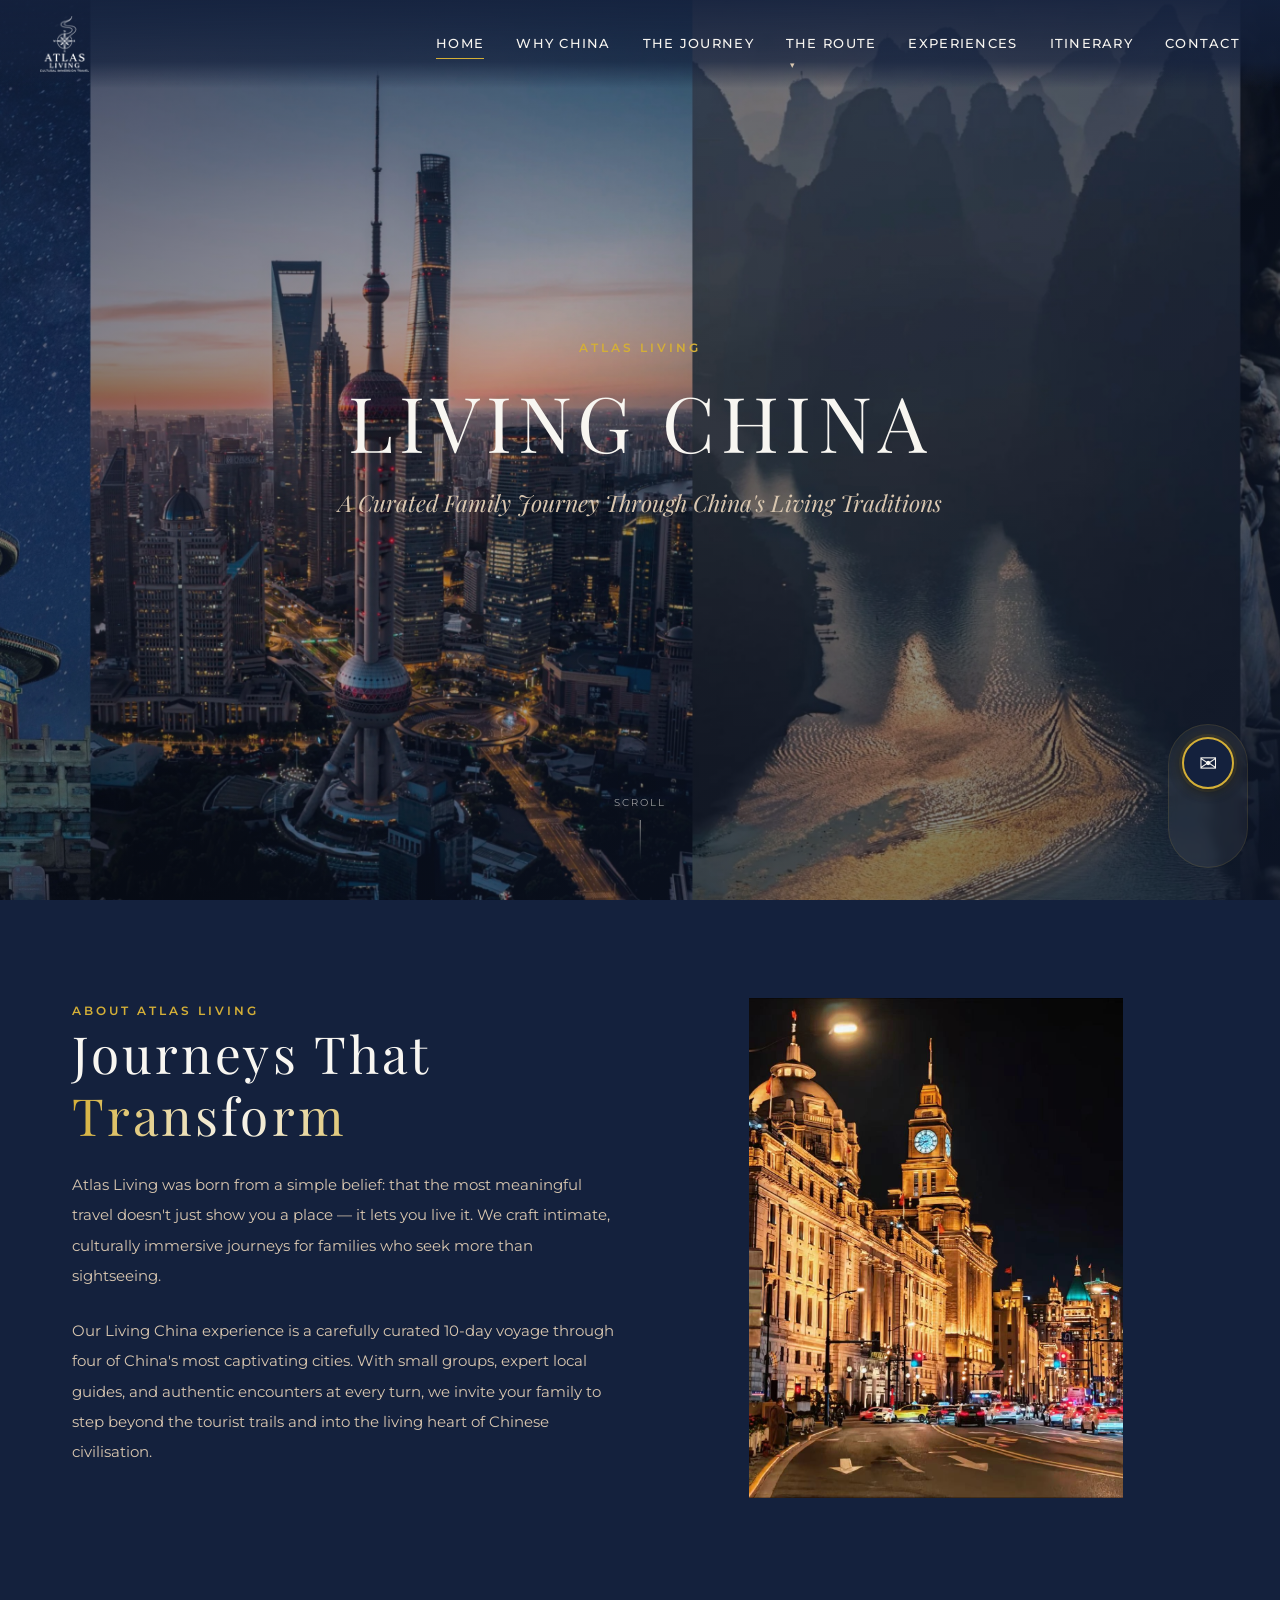
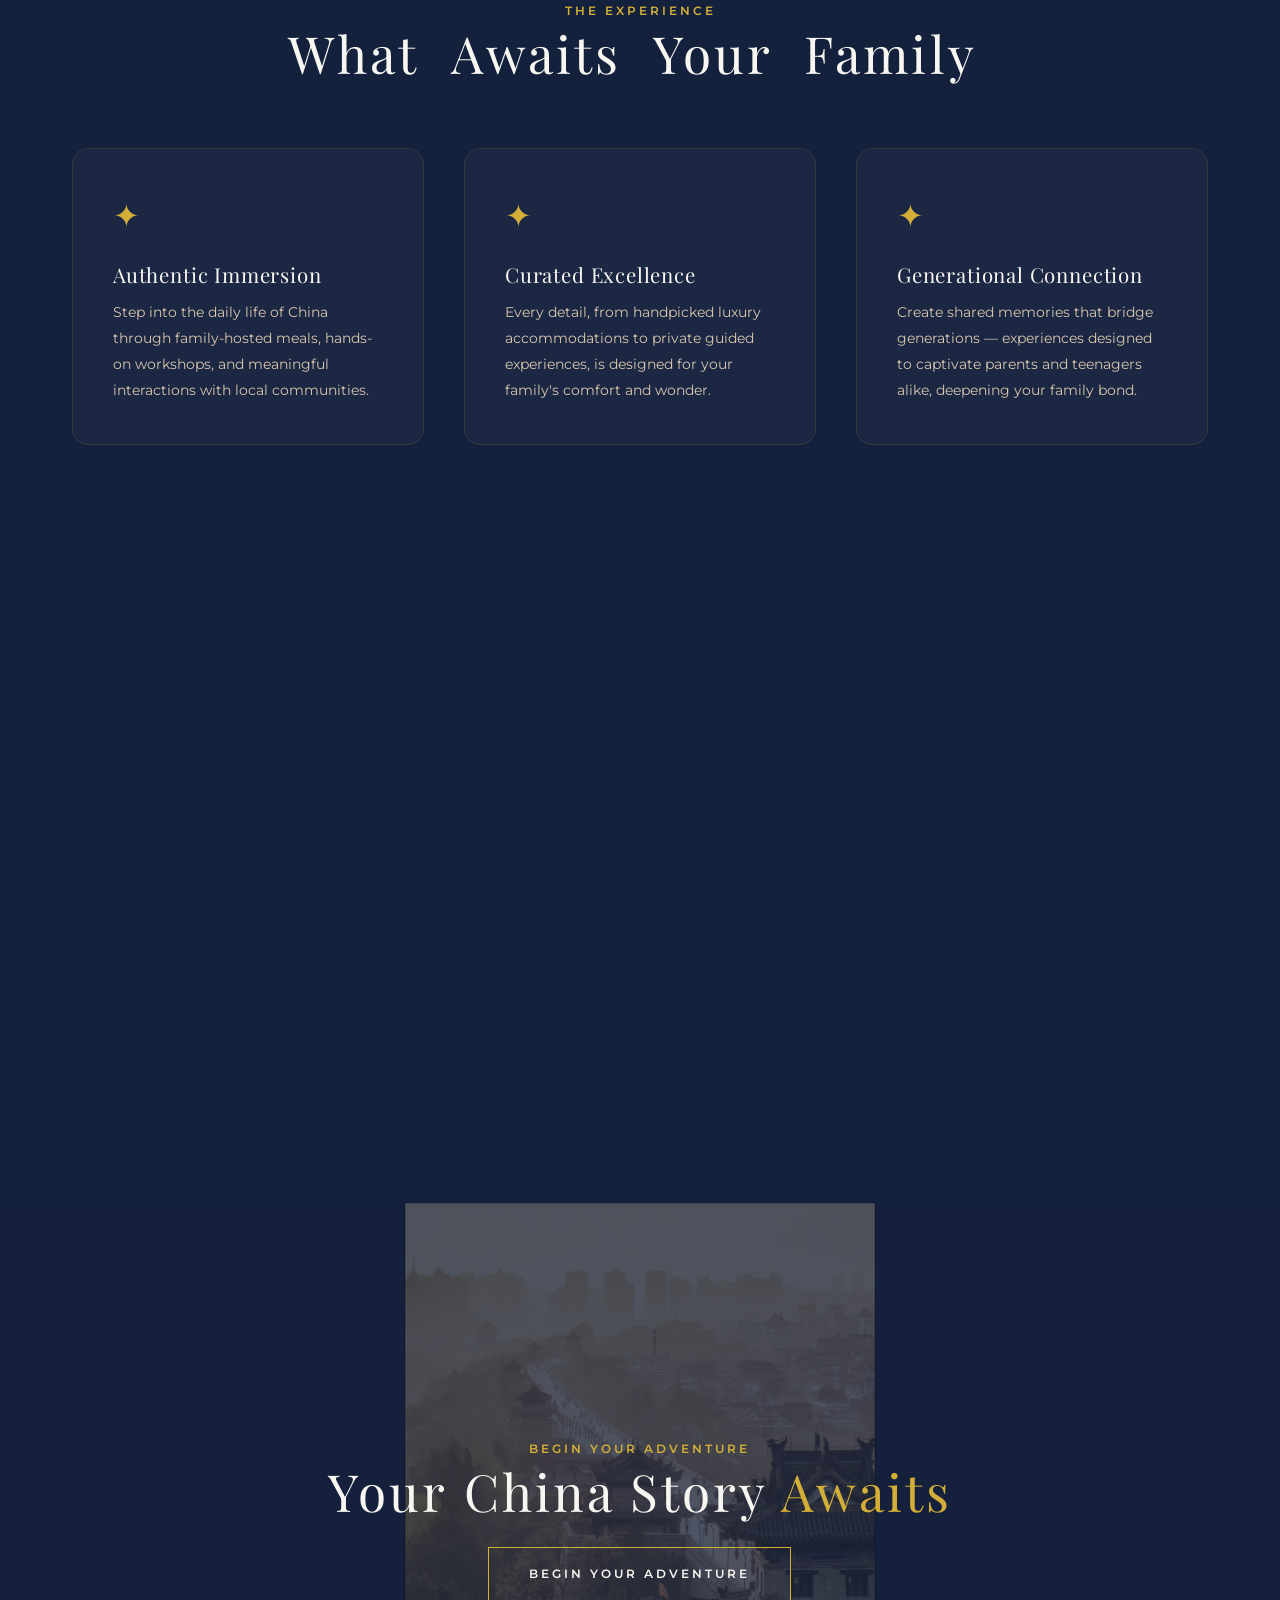
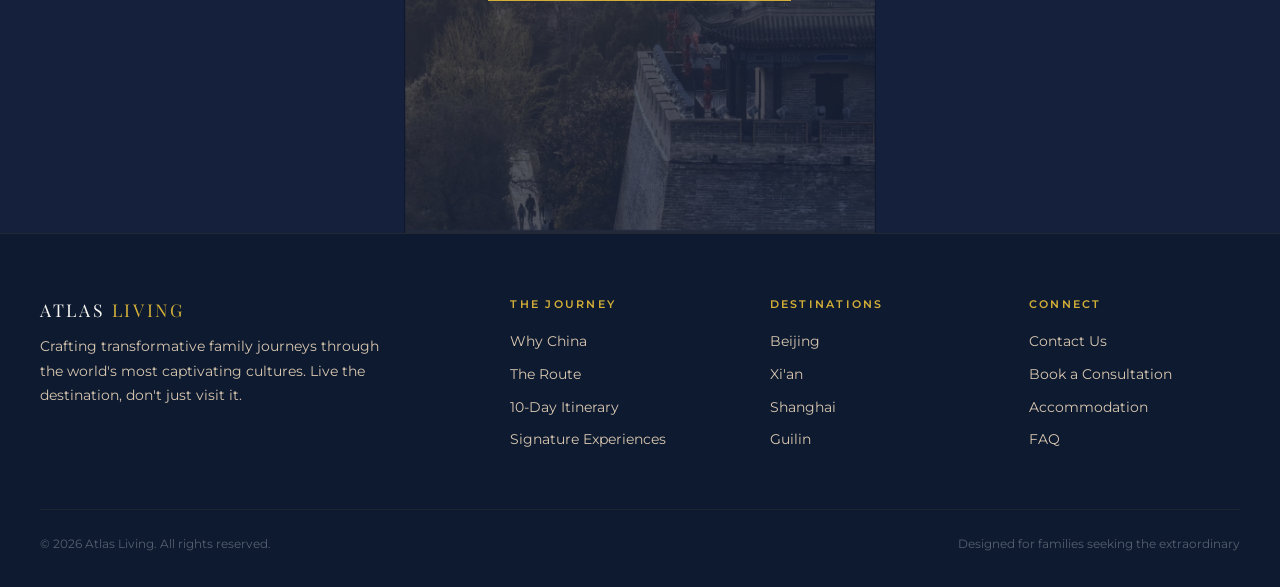
<file: index.html>
<!DOCTYPE html>
<html lang="en">
<head>
  <meta charset="UTF-8">
  <meta name="viewport" content="width=device-width, initial-scale=1.0">
  <title>ATLAS LIVING — Living China | A Curated Family Journey</title>
  <meta name="description" content="A Curated Family Journey Through China's Living Traditions. Experience the authentic soul of China with Atlas Living.">
  <link rel="preconnect" href="https://fonts.googleapis.com">
  <link rel="preconnect" href="https://fonts.gstatic.com" crossorigin>
  <link href="https://fonts.googleapis.com/css2?family=Playfair+Display:ital,wght@0,400;0,500;0,600;1,400;1,500&family=Montserrat:wght@300;400;500;600;700&display=swap" rel="stylesheet">
  <link rel="stylesheet" href="css/style.css?v=2">
</head>
<body>

  <!-- ========== HEADER ========== -->
  <header class="site-header">
    <a href="index.html" class="logo">
      <img src="images/LOGO_white.png" alt="ATLAS LIVING" class="logo-img">
    </a>
    <nav class="nav-links">
      <a href="index.html">Home</a>
      <a href="why-china.html">Why China</a>
      <a href="why-this-journey.html">The Journey</a>
      <div class="nav-dropdown">
      <a href="route.html">The Route</a>
      <div class="nav-dropdown-menu">
        <a href="beijing.html">Beijing</a>
        <a href="xian.html">Xi'an</a>
        <a href="shanghai.html">Shanghai</a>
        <a href="guilin.html">Guilin</a>
      </div>
    </div>
      <a href="experiences.html">Experiences</a>
      <a href="itinerary.html">Itinerary</a>
      <a href="contact.html">Contact</a>
    </nav>
    <div class="hamburger">
      <span></span>
      <span></span>
      <span></span>
    </div>
  </header>

  <!-- ========== MOBILE MENU ========== -->
  <div class="mobile-menu">
    <a href="index.html" class="mobile-logo">
      <img src="images/LOGO_white.png" alt="ATLAS LIVING">
    </a>
    <div class="mobile-menu-links">
    <a href="index.html">Home</a>
    <a href="why-china.html">Why China</a>
    <a href="why-this-journey.html">The Journey</a>
    <a href="route.html">The Route</a>
    <a href="beijing.html">Beijing</a>
    <a href="xian.html">Xi'an</a>
    <a href="shanghai.html">Shanghai</a>
    <a href="guilin.html">Guilin</a>
    <a href="experiences.html">Experiences</a>
    <a href="accommodation.html">Accommodation</a>
    <a href="itinerary.html">Itinerary</a>
    <a href="contact.html">Contact</a>
    </div>
  </div>

  <!-- ========== HERO ========== -->
  <section class="hero">
    <video autoplay muted loop playsinline class="hero-image" poster="images/four.jpg">
      <source src="images/hero_bg_compressed.mp4" type="video/mp4">
    </video>
    <div class="hero-overlay"></div>
    <div class="hero-content">
      <div class="section-label">ATLAS LIVING</div>
      <h1>LIVING CHINA</h1>
      <p class="subtitle">A Curated Family Journey Through China's Living Traditions</p>
    </div>
    <div class="scroll-indicator">
      <span>Scroll</span>
      <div class="line"></div>
    </div>
  </section>

  <!-- ========== ABOUT SECTION ========== -->
  <section class="section section-dark">
    <div class="container">
      <div class="grid-2" style="align-items: center;">
        <div class="fade-in">
          <span class="section-label">About Atlas Living</span>
          <h2 style="margin-bottom: 1.5rem;">Journeys That <span class="gold-text shiny-text shiny-text-slow">Transform</span></h2>
          <p style="color: #D9C7B0; font-size: 0.95rem; line-height: 2; margin-bottom: 1.5rem;">
            Atlas Living was born from a simple belief: that the most meaningful travel doesn't just show you a place — it lets you live it. We craft intimate, culturally immersive journeys for families who seek more than sightseeing.
          </p>
          <p style="color: #D9C7B0; font-size: 0.95rem; line-height: 2; margin-bottom: 2rem;">
            Our Living China experience is a carefully curated 10-day voyage through four of China's most captivating cities. With small groups, expert local guides, and authentic encounters at every turn, we invite your family to step beyond the tourist trails and into the living heart of Chinese civilisation.
          </p>
        </div>
        <div class="fade-in">
          <img src="images/%E4%B8%8A%E6%B5%B72.jpg" alt="Family exploring China" style="width: 100%; height: 500px; object-fit: contain; object-position: center;" loading="lazy">
        </div>
      </div>
    </div>
  </section>

  <!-- ========== HIGHLIGHTS ========== -->
  <section class="section section-dark" style="padding-top: 0;">
    <div class="container">
      <div class="section-header fade-in">
        <span class="section-label">The Experience</span>
        <h2 class="blur-text">What Awaits Your <span class="gold-text">Family</span></h2>
      </div>
      <div class="grid-3 stagger-children" style="margin-top: 1rem;">
        <div class="card card-glow card-spotlight">
          <div class="card-icon">✦</div>
          <h3>Authentic Immersion</h3>
          <p>Step into the daily life of China through family-hosted meals, hands-on workshops, and meaningful interactions with local communities.</p>
        </div>
        <div class="card card-glow card-spotlight">
          <div class="card-icon">✦</div>
          <h3>Curated Excellence</h3>
          <p>Every detail, from handpicked luxury accommodations to private guided experiences, is designed for your family's comfort and wonder.</p>
        </div>
        <div class="card card-glow card-spotlight">
          <div class="card-icon">✦</div>
          <h3>Generational Connection</h3>
          <p>Create shared memories that bridge generations — experiences designed to captivate parents and teenagers alike, deepening your family bond.</p>
        </div>
      </div>
    </div>
  </section>

  <section class="section section-dark">
    <div class="container">
      <div class="section-header fade-in">
        <span class="section-label">The Route</span>
        <h2 class="blur-text">Four Cities, One <span class="gold-text">Journey</span></h2>
        <p class="section-subtitle">From imperial grandeur to futuristic skylines, from ancient armies to mist-shrouded peaks — discover China through its most iconic cities.</p>
      </div>
      <div class="grid-4 stagger-children" style="margin-top: 2rem;">
        <a href="beijing.html" class="card card-glow card-spotlight" style="text-align: center; padding: 3rem 1.5rem;">
          <div style="font-size: 2.5rem; color: #D4AF37; margin-bottom: 1rem;">京</div>
          <h3 style="margin-bottom: 0.3rem;">Beijing</h3>
          <p style="font-style: italic; font-size: 0.85rem;">Where China Remembers</p>
        </a>
        <a href="xian.html" class="card card-glow card-spotlight" style="text-align: center; padding: 3rem 1.5rem;">
          <div style="font-size: 2.5rem; color: #D4AF37; margin-bottom: 1rem;">秦</div>
          <h3 style="margin-bottom: 0.3rem;">Xi'an</h3>
          <p style="font-style: italic; font-size: 0.85rem;">Where China Began</p>
        </a>
        <a href="shanghai.html" class="card card-glow card-spotlight" style="text-align: center; padding: 3rem 1.5rem;">
          <div style="font-size: 2.5rem; color: #D4AF37; margin-bottom: 1rem;">沪</div>
          <h3 style="margin-bottom: 0.3rem;">Shanghai</h3>
          <p style="font-style: italic; font-size: 0.85rem;">Where China Evolves</p>
        </a>
        <a href="guilin.html" class="card card-glow card-spotlight" style="text-align: center; padding: 3rem 1.5rem;">
          <div style="font-size: 2.5rem; color: #D4AF37; margin-bottom: 1rem;">桂</div>
          <h3 style="margin-bottom: 0.3rem;">Guilin</h3>
          <p style="font-style: italic; font-size: 0.85rem;">Where China Inspires</p>
        </a>
      </div>
    </div>
  </section>

  <!-- ========== FINAL CTA ========== -->
  <section class="section" style="padding: 0; position: relative; height: 70vh; min-height: 400px; display: flex; align-items: center; justify-content: center; overflow: hidden;">
    <img src="images/%E8%A5%BF%E5%AE%891.png" alt="China journey" style="position: absolute; inset: 0; width: 100%; height: 100%; object-fit: contain; object-position: center; z-index: 0;" loading="lazy">
    <div style="position: absolute; inset: 0; background: rgba(20, 33, 61, 0.75); z-index: 1;"></div>
    <div style="position: relative; z-index: 2; text-align: center; padding: 2rem;">
      <span class="section-label">Begin Your Adventure</span>
      <h2 style="font-size: clamp(2rem, 4vw, 3.5rem); margin-bottom: 1.5rem;">Your China Story <span class="gold-text">Awaits</span></h2>
      <a href="why-china.html" class="hero-cta">Begin Your Adventure</a>
    </div>
  </section>

  <!-- ========== FOOTER ========== -->
  <footer class="site-footer">
    <div class="footer-grid">
      <div class="footer-brand">
        <a href="index.html" class="logo">
          ATLAS <span>LIVING</span>
        </a>
        <p>Crafting transformative family journeys through the world's most captivating cultures. Live the destination, don't just visit it.</p>
      </div>
      <div class="footer-col">
        <h4>The Journey</h4>
        <a href="why-china.html">Why China</a>
        <a href="route.html">The Route</a>
        <a href="itinerary.html">10-Day Itinerary</a>
        <a href="experiences.html">Signature Experiences</a>
      </div>
      <div class="footer-col">
        <h4>Destinations</h4>
        <a href="beijing.html">Beijing</a>
        <a href="xian.html">Xi'an</a>
        <a href="shanghai.html">Shanghai</a>
        <a href="guilin.html">Guilin</a>
      </div>
      <div class="footer-col">
        <h4>Connect</h4>
        <a href="contact.html">Contact Us</a>
        <a href="contact.html">Book a Consultation</a>
        <a href="accommodation.html">Accommodation</a>
        <a href="contact.html">FAQ</a>
      </div>
    </div>
    <div class="footer-bottom">
      <span>&copy; 2026 Atlas Living. All rights reserved.</span>
      <span>Designed for families seeking the extraordinary</span>
    </div>
  </footer>

  <script src="js/script.js?v=2"></script>
</body>
</html>
</file>
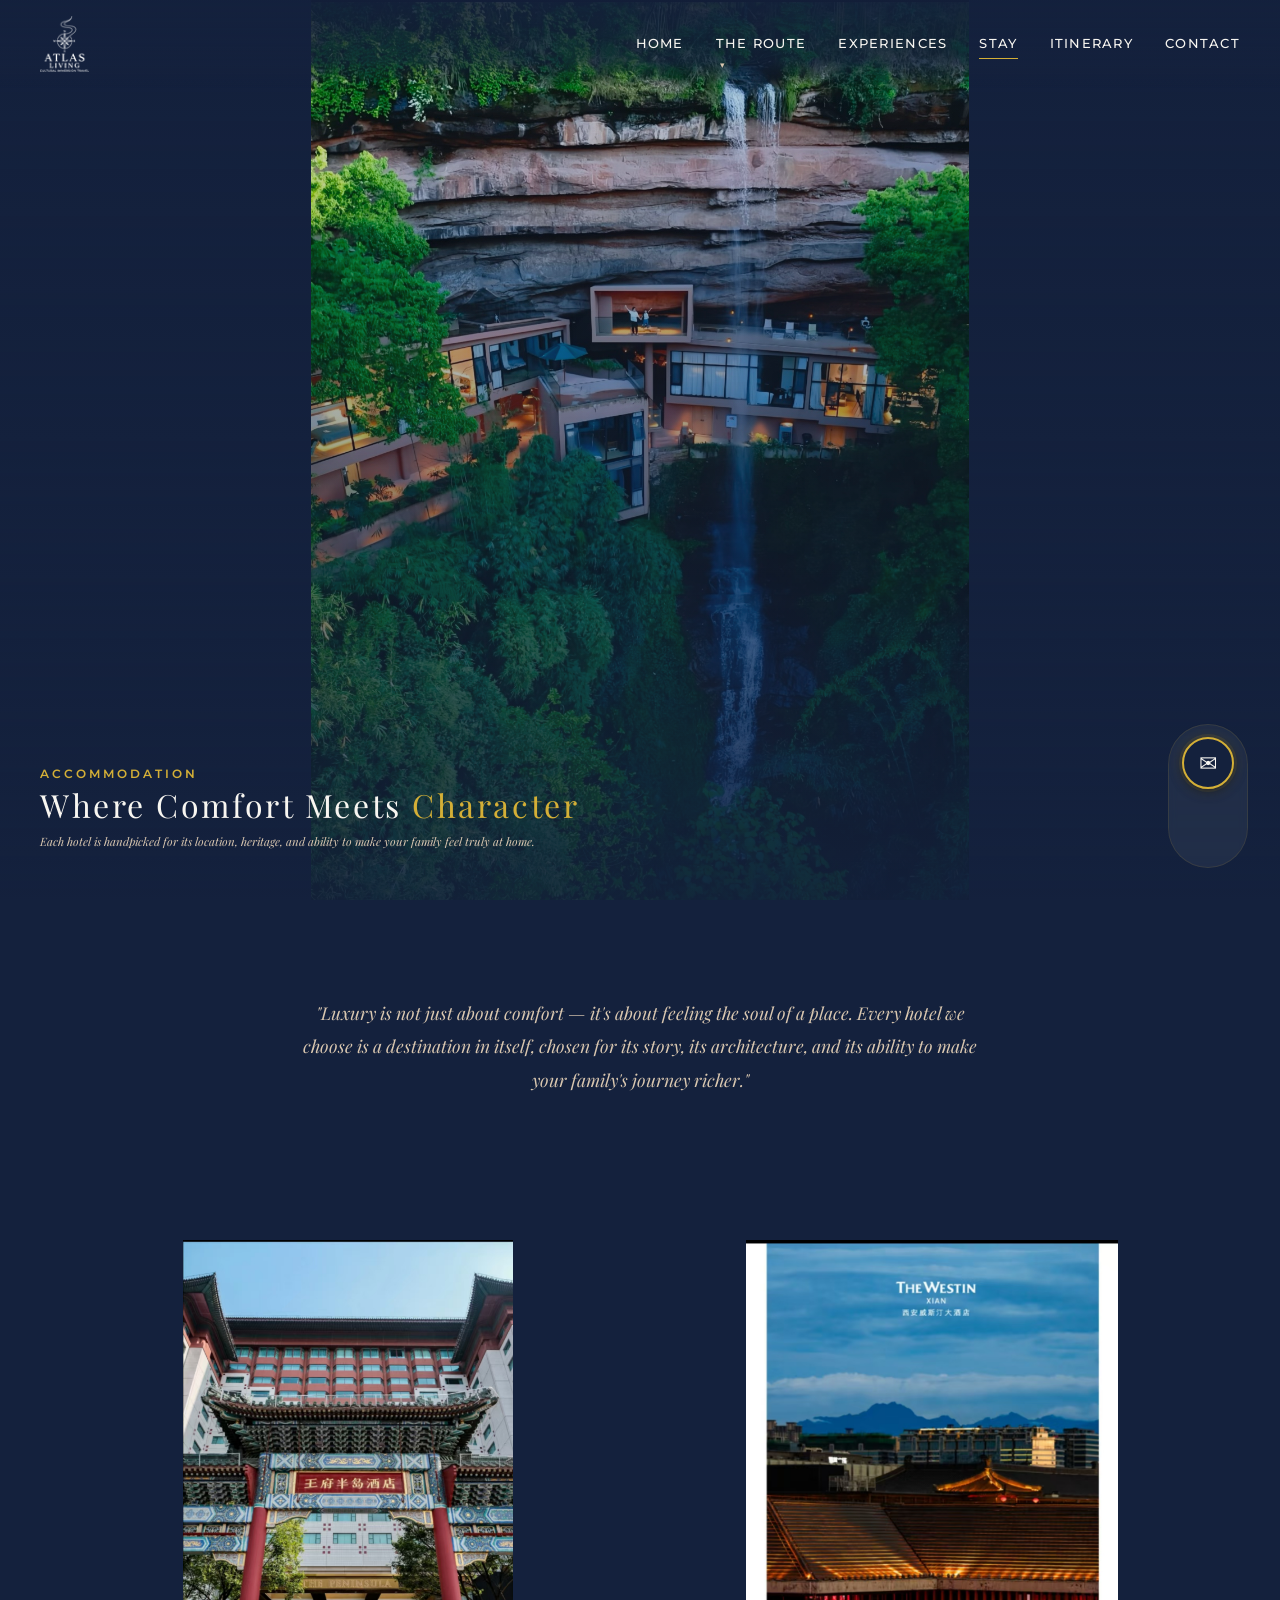
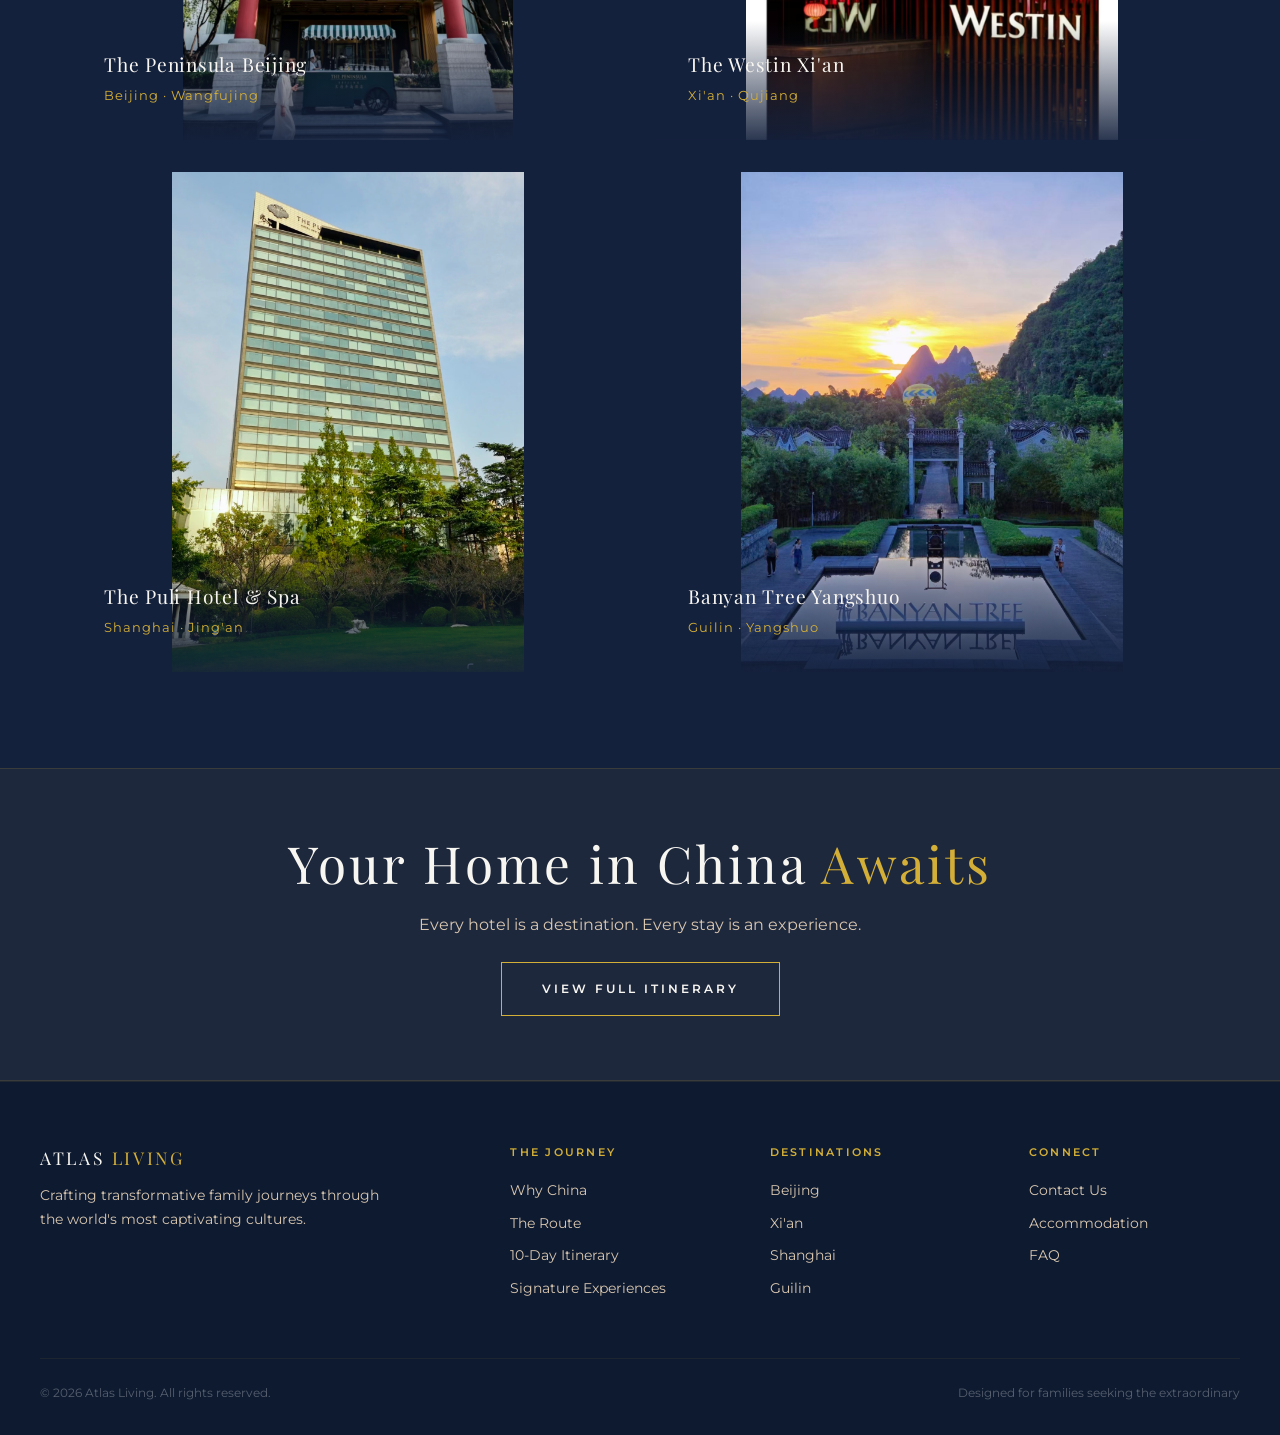
<file: accommodation.html>
<!DOCTYPE html>
<html lang="en">
<head>
  <meta charset="UTF-8">
  <meta name="viewport" content="width=device-width, initial-scale=1.0">
  <title>Accommodation — ATLAS LIVING | Living China</title>
  <meta name="description" content="Discover the handpicked luxury accommodations for your Living China journey — from heritage hotels in Beijing to riverside retreats in Guilin.">
  <link rel="preconnect" href="https://fonts.googleapis.com">
  <link rel="preconnect" href="https://fonts.gstatic.com" crossorigin>
  <link href="https://fonts.googleapis.com/css2?family=Playfair+Display:ital,wght@0,400;0,500;0,600;1,400;1,500&family=Montserrat:wght@300;400;500;600;700&display=swap" rel="stylesheet">
  <link rel="stylesheet" href="css/style.css?v=2">
</head>
<body>

  <header class="site-header">
    <a href="index.html" class="logo">
      <img src="images/LOGO_white.png" alt="ATLAS LIVING" class="logo-img">
    </a>
    <nav class="nav-links">
      <a href="index.html">Home</a>
      <div class="nav-dropdown">
      <a href="route.html">The Route</a>
      <div class="nav-dropdown-menu">
        <a href="beijing.html">Beijing</a>
        <a href="xian.html">Xi'an</a>
        <a href="shanghai.html">Shanghai</a>
        <a href="guilin.html">Guilin</a>
      </div>
    </div>
      <a href="experiences.html">Experiences</a>
      <a href="accommodation.html" class="active">Stay</a>
      <a href="itinerary.html">Itinerary</a>
      <a href="contact.html">Contact</a>
    </nav>
    <div class="hamburger">
      <span></span>
      <span></span>
      <span></span>
    </div>
  </header>

  <div class="mobile-menu">
    <a href="index.html" class="mobile-logo"><img src="images/LOGO_white.png" alt="ATLAS LIVING"></a>
    <div class="mobile-menu-links">
    <a href="index.html">Home</a>
    <a href="why-china.html">Why China</a>
    <a href="route.html">The Route</a>
    <a href="beijing.html">Beijing</a>
    <a href="xian.html">Xi'an</a>
    <a href="shanghai.html">Shanghai</a>
    <a href="guilin.html">Guilin</a>
    <a href="experiences.html">Experiences</a>
    <a href="accommodation.html">Accommodation</a>
    <a href="itinerary.html">Itinerary</a>
    <a href="contact.html">Contact</a>
    </div>
  </div>

  <section class="page-hero">
    <img src="images/Where%20Comfort%20Meets%20Character.jpg" alt="Luxury accommodation" class="hero-image" loading="lazy">
    <div class="hero-overlay"></div>
    <div class="hero-content">
      <span class="section-label">Accommodation</span>
      <h1 style="white-space: nowrap; font-size: clamp(1.6rem, 2.5vw, 2.8rem);">Where Comfort Meets <span class="gold-text">Character</span></h1>
      <p class="subtitle" style="white-space: nowrap; font-size: clamp(0.7rem, 0.9vw, 0.85rem);">Each hotel is handpicked for its location, heritage, and ability to make your family feel truly at home.</p>
    </div>
  </section>

  <section class="section section-dark">
    <div class="container">
      <p class="fade-in" style="font-family: 'Playfair Display', serif; font-style: italic; font-size: 1.1rem; color: #D9C7B0; text-align: center; max-width: 700px; margin: 0 auto 3rem; line-height: 1.9;">
        "Luxury is not just about comfort — it's about feeling the soul of a place. Every hotel we choose is a destination in itself, 
        chosen for its story, its architecture, and its ability to make your family's journey richer."
      </p>
    </div>
  </section>

  <section class="section section-dark" style="padding-top: 0;">
    <div class="container">
      <div class="accommodation-grid">
        
        <!-- Beijing -->
        <div class="accommodation-card fade-in">
          <img src="images/the%20peninsula%20beijing.jpg" alt="The Peninsula Beijing" class="acc-image reveal" loading="lazy">
          <div class="acc-overlay">
            <h3>The Peninsula Beijing</h3>
            <span class="acc-location">Beijing · Wangfujing</span>
          </div>
          <div class="acc-details">
            <p>A masterpiece of Art Deco design in the heart of Beijing, steps from the Forbidden City. Spacious suites, 
            a legendary spa, and service that anticipates your every need.</p>
            <div class="acc-features">
              <span>Forbidden City views</span>
              <span>Family suites</span>
              <span>Chinese spa</span>
              <span>Michelin dining</span>
            </div>
            <p style="margin-top: 0.8rem; font-size: 0.75rem; color: #D4AF37;">
              Why selected: Unbeatable location, family-friendly luxury, and a century of hosting dignitaries.
            </p>
          </div>
        </div>

        <!-- Xi'an -->
        <div class="accommodation-card fade-in">
          <img src="images/the%20westin%20xi%20an.jpg" alt="The Westin Xi'an" class="acc-image reveal" loading="lazy">
          <div class="acc-overlay">
            <h3>The Westin Xi'an</h3>
            <span class="acc-location">Xi'an · Qujiang</span>
          </div>
          <div class="acc-details">
            <p>A modern sanctuary near the Wild Goose Pagoda, blending Tang Dynasty aesthetics with contemporary luxury. 
            Rooms offer panoramic views of Xi'an's ancient skyline.</p>
            <div class="acc-features">
              <span>Pagoda views</span>
              <span>Indoor pool</span>
              <span>Cultural tours</span>
              <span>Kids' programs</span>
            </div>
            <p style="margin-top: 0.8rem; font-size: 0.75rem; color: #D4AF37;">
              Why selected: Proximity to ancient sites and exceptional family facilities.
            </p>
          </div>
        </div>

        <!-- Shanghai -->
        <div class="accommodation-card fade-in">
          <img src="images/shanghai%20puli.jpg" alt="The Puli Hotel" class="acc-image reveal" loading="lazy">
          <div class="acc-overlay">
            <h3>The Puli Hotel & Spa</h3>
            <span class="acc-location">Shanghai · Jing'an</span>
          </div>
          <div class="acc-details">
            <p>Shanghai's most serene urban retreat, hidden in the former French Concession. Award-winning design, 
            a stunning indoor pool, and a philosophy of understated elegance.</p>
            <div class="acc-features">
              <span>French Concession</span>
              <span>Urban spa</span>
              <span>Design award</span>
              <span>Garden terrace</span>
            </div>
            <p style="margin-top: 0.8rem; font-size: 0.75rem; color: #D4AF37;">
              Why selected: Unparalleled design, calm in the city's heart, and exceptional family service.
            </p>
          </div>
        </div>

        <!-- Guilin -->
        <div class="accommodation-card fade-in">
          <img src="images/banyan%20tree.jpg" alt="Banyan Tree Yangshuo" class="acc-image reveal" loading="lazy">
          <div class="acc-overlay">
            <h3>Banyan Tree Yangshuo</h3>
            <span class="acc-location">Guilin · Yangshuo</span>
          </div>
          <div class="acc-details">
            <p>A breathtaking resort nestled among the karst mountains, where traditional Chinese architecture meets 
            modern luxury. Each villa opens onto views of the Li River and limestone peaks.</p>
            <div class="acc-features">
              <span>Karst mountain views</span>
              <span>Private villas</span>
              <span>Li River access</span>
              <span>Organic garden</span>
            </div>
            <p style="margin-top: 0.8rem; font-size: 0.75rem; color: #D4AF37;">
              Why selected: Spectacular location, authentic design, and immersion in nature without sacrificing luxury.
            </p>
          </div>
        </div>

      </div>
    </div>
  </section>

  <section class="section" style="text-align: center; padding: 4rem 2.5rem; background: rgba(212, 175, 55, 0.05); border-top: 1px solid rgba(212, 175, 55, 0.15); border-bottom: 1px solid rgba(212, 175, 55, 0.15);">
    <div class="container">
      <h2 style="margin-bottom: 1rem;">Your Home in China <span class="gold-text">Awaits</span></h2>
      <p style="color: #D9C7B0; margin-bottom: 1.5rem;">Every hotel is a destination. Every stay is an experience.</p>
      <a href="itinerary.html" class="hero-cta">View Full Itinerary</a>
    </div>
  </section>

  <footer class="site-footer">
    <div class="footer-grid">
      <div class="footer-brand">
        <a href="index.html" class="logo">ATLAS <span>LIVING</span></a>
        <p>Crafting transformative family journeys through the world's most captivating cultures.</p>
      </div>
      <div class="footer-col">
        <h4>The Journey</h4>
        <a href="why-china.html">Why China</a>
        <a href="route.html">The Route</a>
        <a href="itinerary.html">10-Day Itinerary</a>
        <a href="experiences.html">Signature Experiences</a>
      </div>
      <div class="footer-col">
        <h4>Destinations</h4>
        <a href="beijing.html">Beijing</a>
        <a href="xian.html">Xi'an</a>
        <a href="shanghai.html">Shanghai</a>
        <a href="guilin.html">Guilin</a>
      </div>
      <div class="footer-col">
        <h4>Connect</h4>
        <a href="contact.html">Contact Us</a>
        <a href="accommodation.html">Accommodation</a>
        <a href="contact.html">FAQ</a>
      </div>
    </div>
    <div class="footer-bottom">
      <span>&copy; 2026 Atlas Living. All rights reserved.</span>
      <span>Designed for families seeking the extraordinary</span>
    </div>
  </footer>

  <script src="js/script.js?v=2"></script>
</body>
</html>
</file>
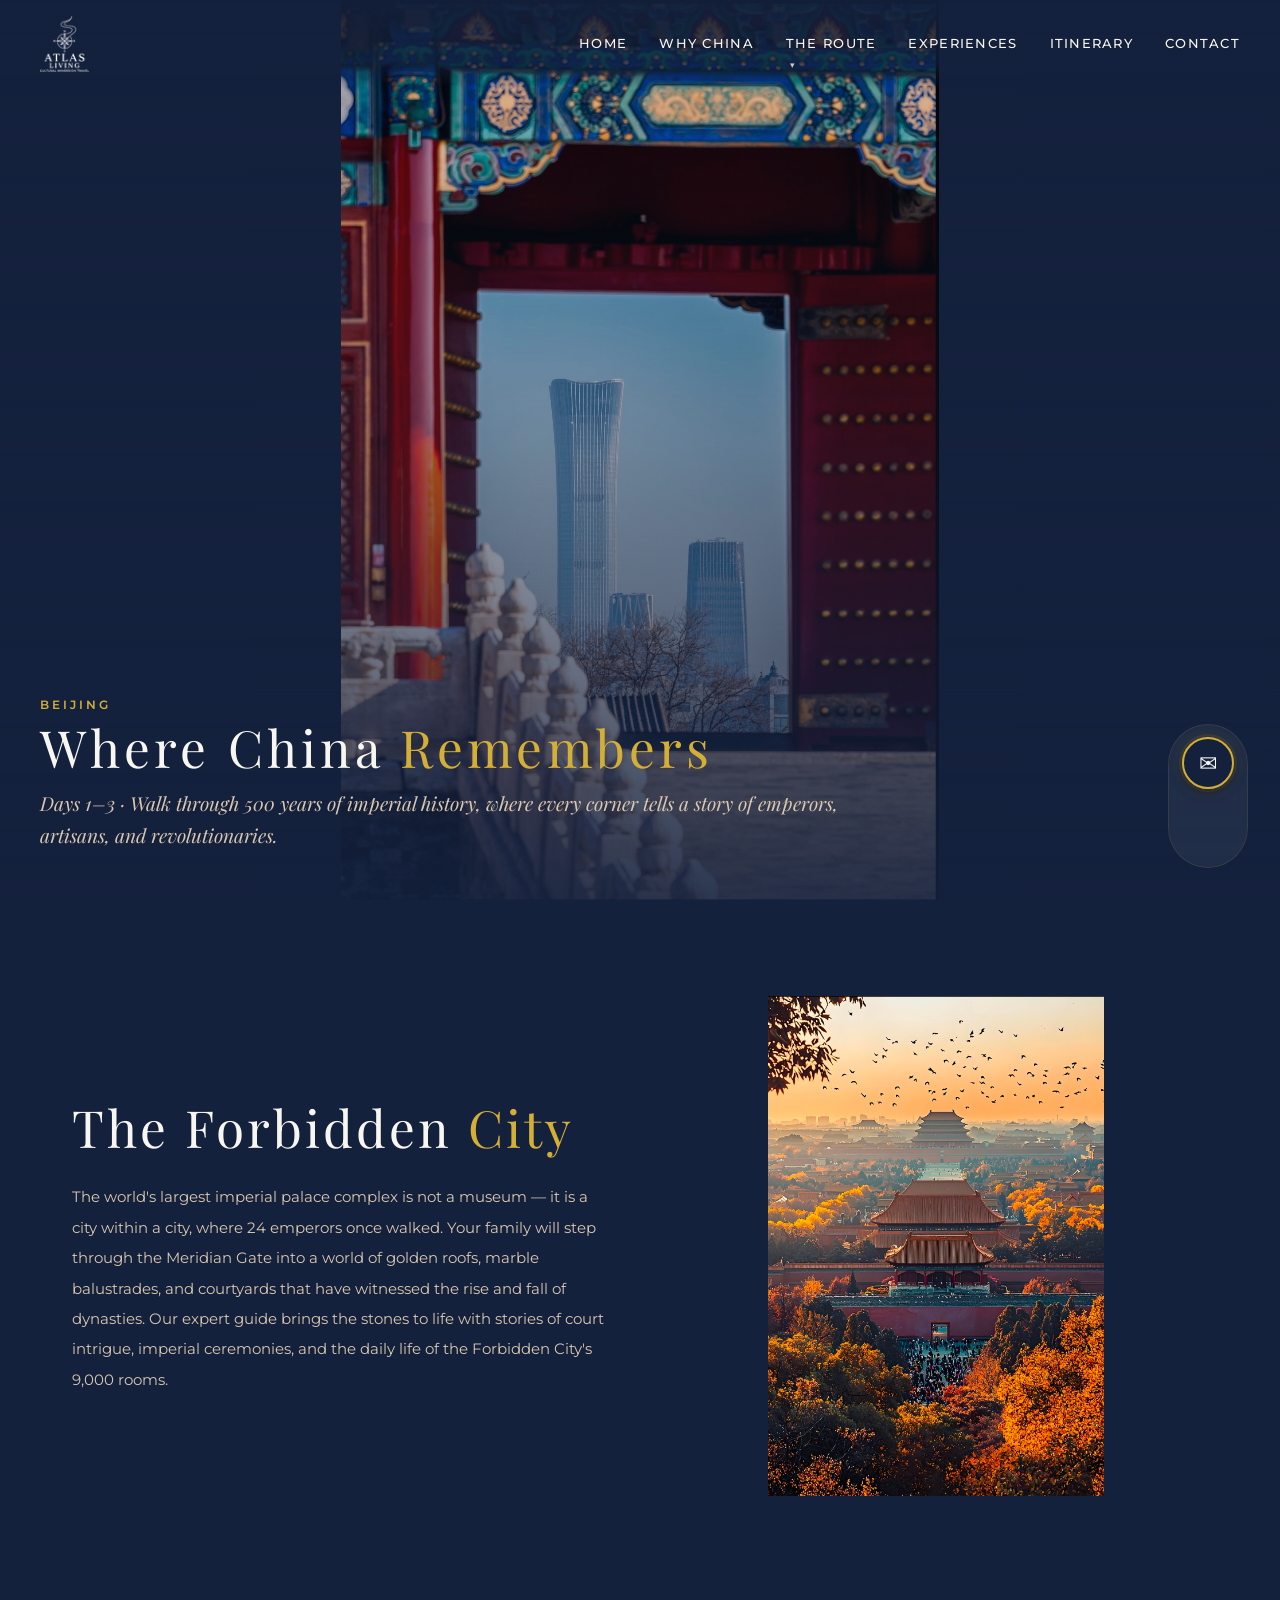
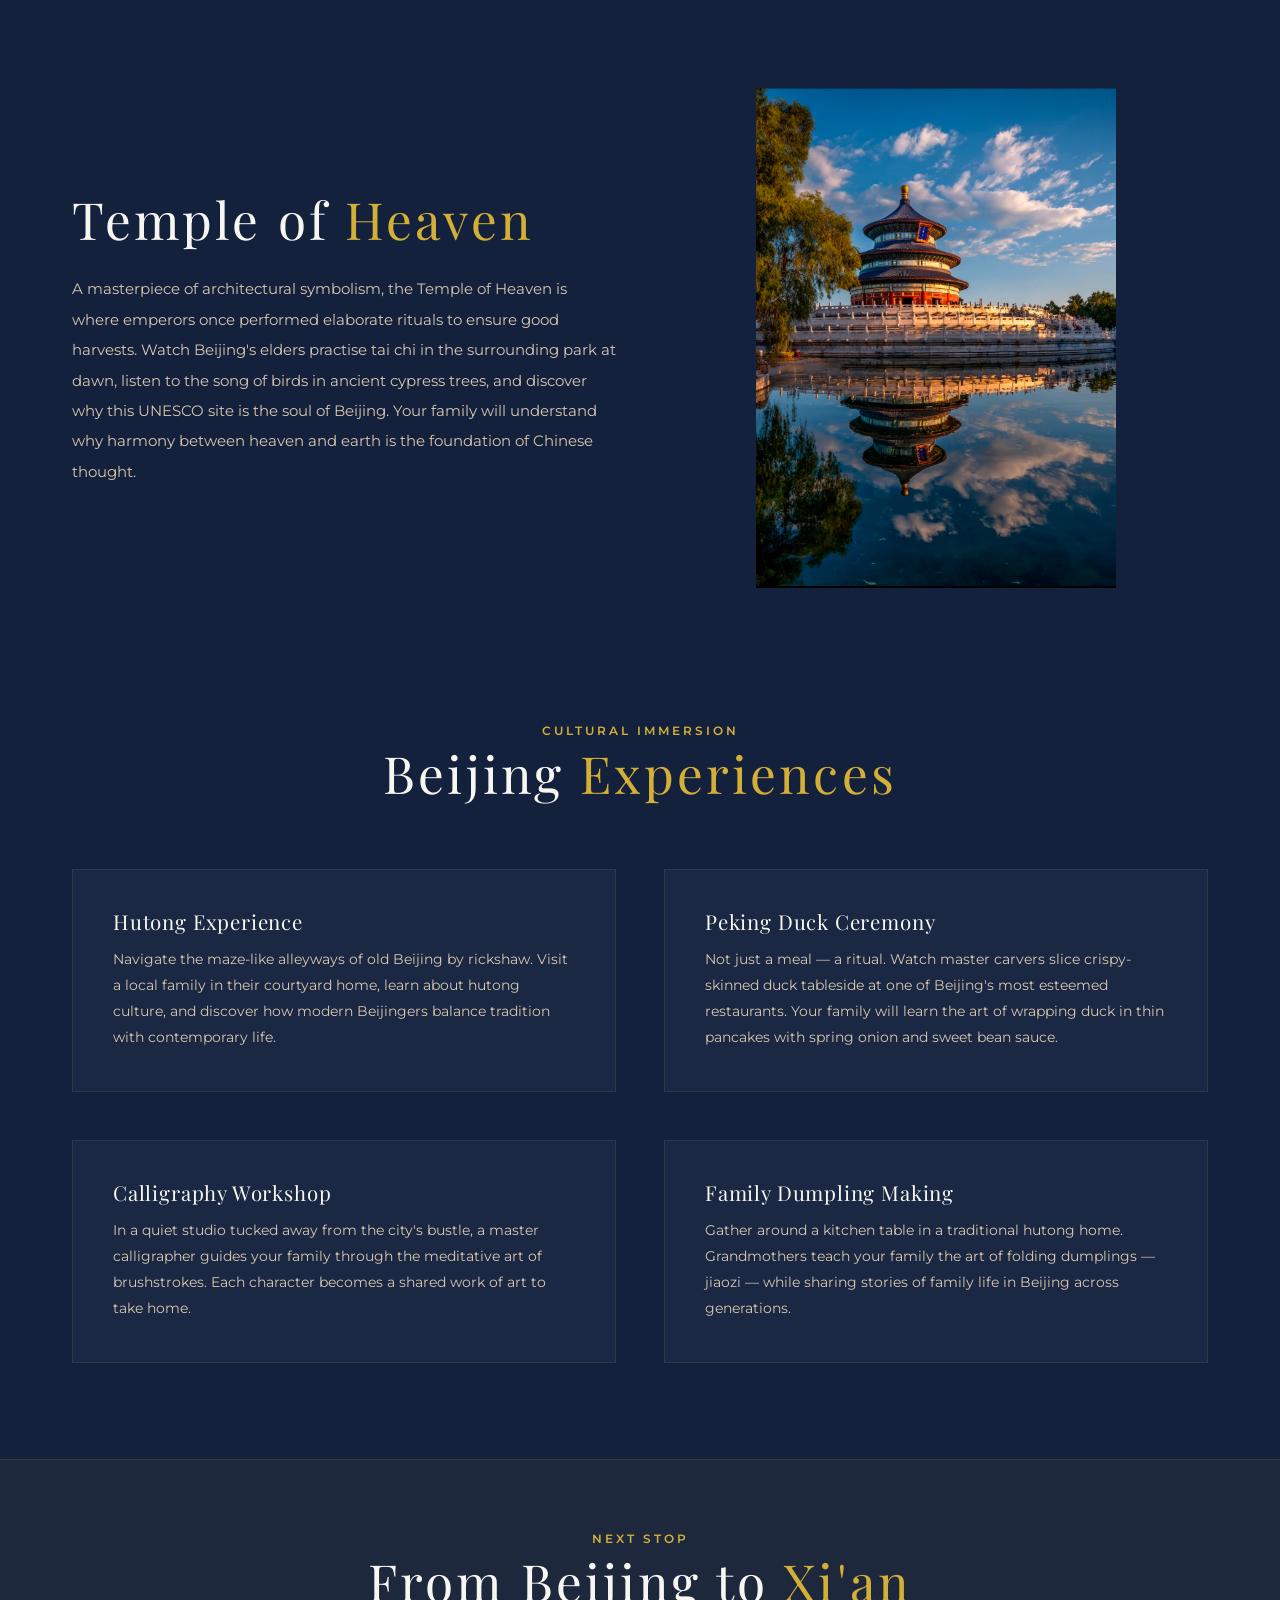
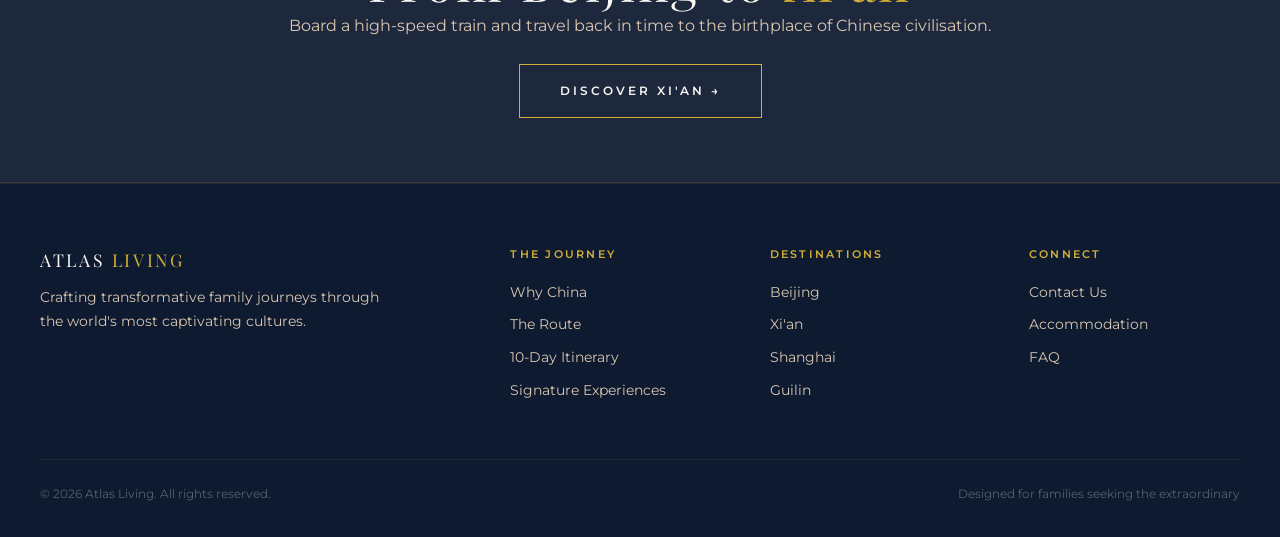
<file: beijing.html>
<!DOCTYPE html>
<html lang="en">
<head>
  <meta charset="UTF-8">
  <meta name="viewport" content="width=device-width, initial-scale=1.0">
  <title>Beijing — ATLAS LIVING | Living China</title>
  <meta name="description" content="Beijing: Where China Remembers. Explore the Forbidden City, Temple of Heaven, Hutongs, and Peking duck on your family's Living China journey.">
  <link rel="preconnect" href="https://fonts.googleapis.com">
  <link rel="preconnect" href="https://fonts.gstatic.com" crossorigin>
  <link href="https://fonts.googleapis.com/css2?family=Playfair+Display:ital,wght@0,400;0,500;0,600;1,400;1,500&family=Montserrat:wght@300;400;500;600;700&display=swap" rel="stylesheet">
  <link rel="stylesheet" href="css/style.css?v=2">
</head>
<body>

  <header class="site-header">
    <a href="index.html" class="logo">
      <img src="images/LOGO_white.png" alt="ATLAS LIVING" class="logo-img">
    </a>
    <nav class="nav-links">
      <a href="index.html">Home</a>
      <a href="why-china.html">Why China</a>
      <div class="nav-dropdown">
      <a href="route.html">The Route</a>
      <div class="nav-dropdown-menu">
        <a href="beijing.html">Beijing</a>
        <a href="xian.html">Xi'an</a>
        <a href="shanghai.html">Shanghai</a>
        <a href="guilin.html">Guilin</a>
      </div>
    </div>
      <a href="experiences.html">Experiences</a>
      <a href="itinerary.html">Itinerary</a>
      <a href="contact.html">Contact</a>
    </nav>
    <div class="hamburger">
      <span></span>
      <span></span>
      <span></span>
    </div>
  </header>

  <div class="mobile-menu">
    <a href="index.html" class="mobile-logo"><img src="images/LOGO_white.png" alt="ATLAS LIVING"></a>
    <div class="mobile-menu-links">
    <a href="index.html">Home</a>
    <a href="why-china.html">Why China</a>
    <a href="route.html">The Route</a>
    <a href="beijing.html">Beijing</a>
    <a href="xian.html">Xi'an</a>
    <a href="shanghai.html">Shanghai</a>
    <a href="guilin.html">Guilin</a>
    <a href="experiences.html">Experiences</a>
    <a href="accommodation.html">Accommodation</a>
    <a href="itinerary.html">Itinerary</a>
    <a href="contact.html">Contact</a>
    </div>
  </div>

  <section class="page-hero">
    <img src="images/%E4%B8%AD%E5%9B%BD%E7%9A%84%E8%AE%B0%E5%BF%86.jpg" alt="Beijing" class="hero-image" loading="lazy">
    <div class="hero-overlay"></div>
    <div class="hero-content">
      <span class="section-label">Beijing</span>
      <h1>Where China <span class="gold-text">Remembers</span></h1>
      <p class="subtitle">Days 1–3 · Walk through 500 years of imperial history, where every corner tells a story of emperors, artisans, and revolutionaries.</p>
    </div>
  </section>

  <section class="section section-dark">
    <div class="container">
      <div class="grid-2" style="align-items: center;">
        <div class="fade-in">
          <h2 style="margin-bottom: 1.5rem;">The Forbidden <span class="gold-text">City</span></h2>
          <p style="color: #D9C7B0; line-height: 2; font-size: 0.95rem;">
            The world's largest imperial palace complex is not a museum — it is a city within a city, where 24 emperors 
            once walked. Your family will step through the Meridian Gate into a world of golden roofs, marble balustrades, 
            and courtyards that have witnessed the rise and fall of dynasties. Our expert guide brings the stones to life 
            with stories of court intrigue, imperial ceremonies, and the daily life of the Forbidden City's 9,000 rooms.
          </p>
        </div>
        <div class="fade-in">
          <img src="images/The%20Forbidden%20City.jpg" alt="Forbidden City" style="width: 100%; height: 500px; object-fit: contain; object-position: center;" loading="lazy">
        </div>
      </div>
    </div>
  </section>

  <section class="section section-dark">
    <div class="container">
      <div class="grid-2" style="align-items: center;">
        <div class="fade-in" style="order: 1;">
          <img src="images/Temple%20of%20Heaven.jpg" alt="Temple of Heaven" style="width: 100%; height: 500px; object-fit: contain; object-position: center;" loading="lazy">
        </div>
        <div class="fade-in" style="order: 0;">
          <h2 style="margin-bottom: 1.5rem;">Temple of <span class="gold-text">Heaven</span></h2>
          <p style="color: #D9C7B0; line-height: 2; font-size: 0.95rem;">
            A masterpiece of architectural symbolism, the Temple of Heaven is where emperors once performed elaborate 
            rituals to ensure good harvests. Watch Beijing's elders practise tai chi in the surrounding park at dawn, 
            listen to the song of birds in ancient cypress trees, and discover why this UNESCO site is the soul of 
            Beijing. Your family will understand why harmony between heaven and earth is the foundation of Chinese thought.
          </p>
        </div>
      </div>
    </div>
  </section>

  <section class="section section-dark" style="padding-top: 2rem;">
    <div class="container">
      <div class="section-header fade-in">
        <span class="section-label">Cultural Immersion</span>
        <h2>Beijing <span class="gold-text">Experiences</span></h2>
      </div>
      <div class="grid-2 stagger-children" style="margin-top: 2rem;">
        <div class="card">
          <h3>Hutong Experience</h3>
          <p>Navigate the maze-like alleyways of old Beijing by rickshaw. Visit a local family in their courtyard home, 
          learn about hutong culture, and discover how modern Beijingers balance tradition with contemporary life.</p>
        </div>
        <div class="card">
          <h3>Peking Duck Ceremony</h3>
          <p>Not just a meal — a ritual. Watch master carvers slice crispy-skinned duck tableside at one of Beijing's 
          most esteemed restaurants. Your family will learn the art of wrapping duck in thin pancakes with spring onion 
          and sweet bean sauce.</p>
        </div>
        <div class="card">
          <h3>Calligraphy Workshop</h3>
          <p>In a quiet studio tucked away from the city's bustle, a master calligrapher guides your family through 
          the meditative art of brushstrokes. Each character becomes a shared work of art to take home.</p>
        </div>
        <div class="card">
          <h3>Family Dumpling Making</h3>
          <p>Gather around a kitchen table in a traditional hutong home. Grandmothers teach your family the art of 
          folding dumplings — jiaozi — while sharing stories of family life in Beijing across generations.</p>
        </div>
      </div>
    </div>
  </section>

  <section class="section" style="text-align: center; padding: 4rem 2.5rem; background: rgba(212, 175, 55, 0.05); border-top: 1px solid rgba(212, 175, 55, 0.15); border-bottom: 1px solid rgba(212, 175, 55, 0.15);">
    <div class="container">
      <span class="section-label">Next Stop</span>
      <h2>From Beijing to <span class="gold-text">Xi'an</span></h2>
      <p style="color: #D9C7B0; margin-bottom: 1.5rem;">Board a high-speed train and travel back in time to the birthplace of Chinese civilisation.</p>
      <a href="xian.html" class="hero-cta">Discover Xi'an →</a>
    </div>
  </section>

  <footer class="site-footer">
    <div class="footer-grid">
      <div class="footer-brand">
        <a href="index.html" class="logo">ATLAS <span>LIVING</span></a>
        <p>Crafting transformative family journeys through the world's most captivating cultures.</p>
      </div>
      <div class="footer-col">
        <h4>The Journey</h4>
        <a href="why-china.html">Why China</a>
        <a href="route.html">The Route</a>
        <a href="itinerary.html">10-Day Itinerary</a>
        <a href="experiences.html">Signature Experiences</a>
      </div>
      <div class="footer-col">
        <h4>Destinations</h4>
        <a href="beijing.html">Beijing</a>
        <a href="xian.html">Xi'an</a>
        <a href="shanghai.html">Shanghai</a>
        <a href="guilin.html">Guilin</a>
      </div>
      <div class="footer-col">
        <h4>Connect</h4>
        <a href="contact.html">Contact Us</a>
        <a href="accommodation.html">Accommodation</a>
        <a href="contact.html">FAQ</a>
      </div>
    </div>
    <div class="footer-bottom">
      <span>&copy; 2026 Atlas Living. All rights reserved.</span>
      <span>Designed for families seeking the extraordinary</span>
    </div>
  </footer>

  <script src="js/script.js?v=2"></script>
</body>
</html>
</file>
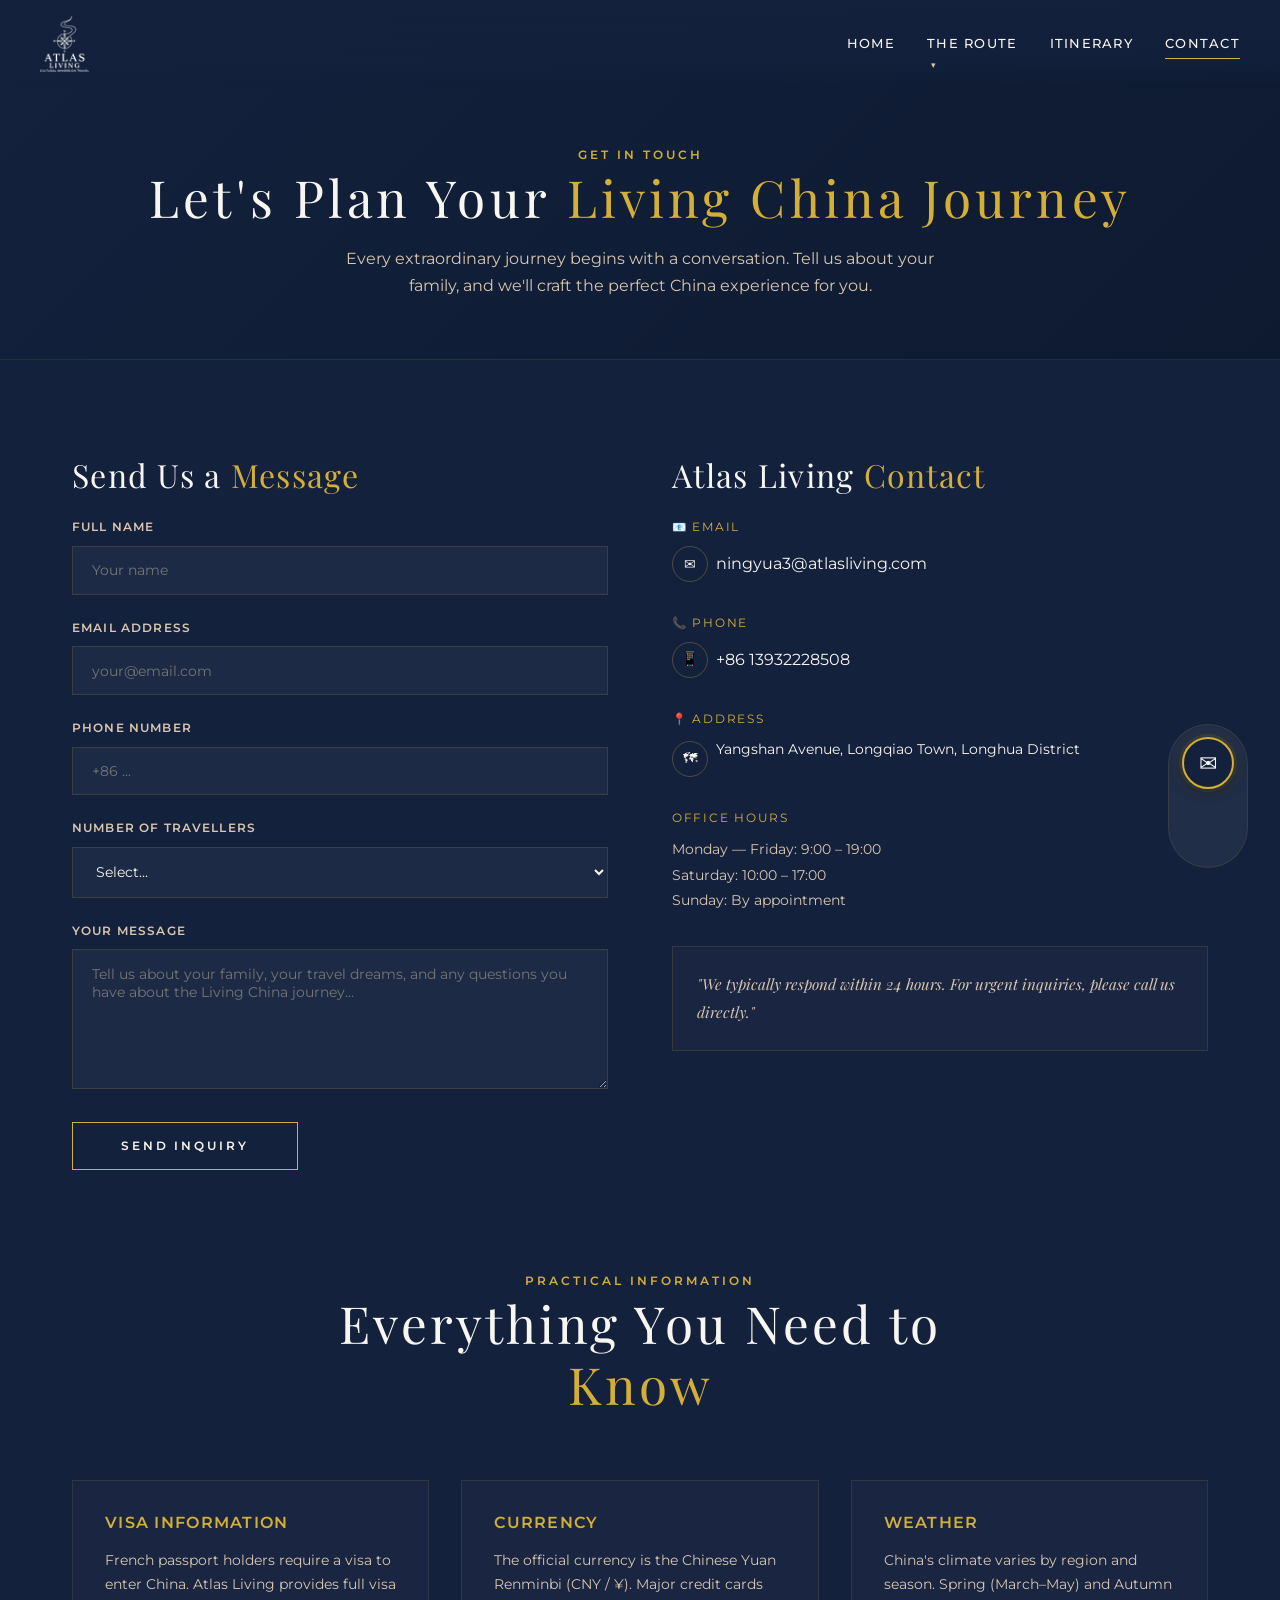
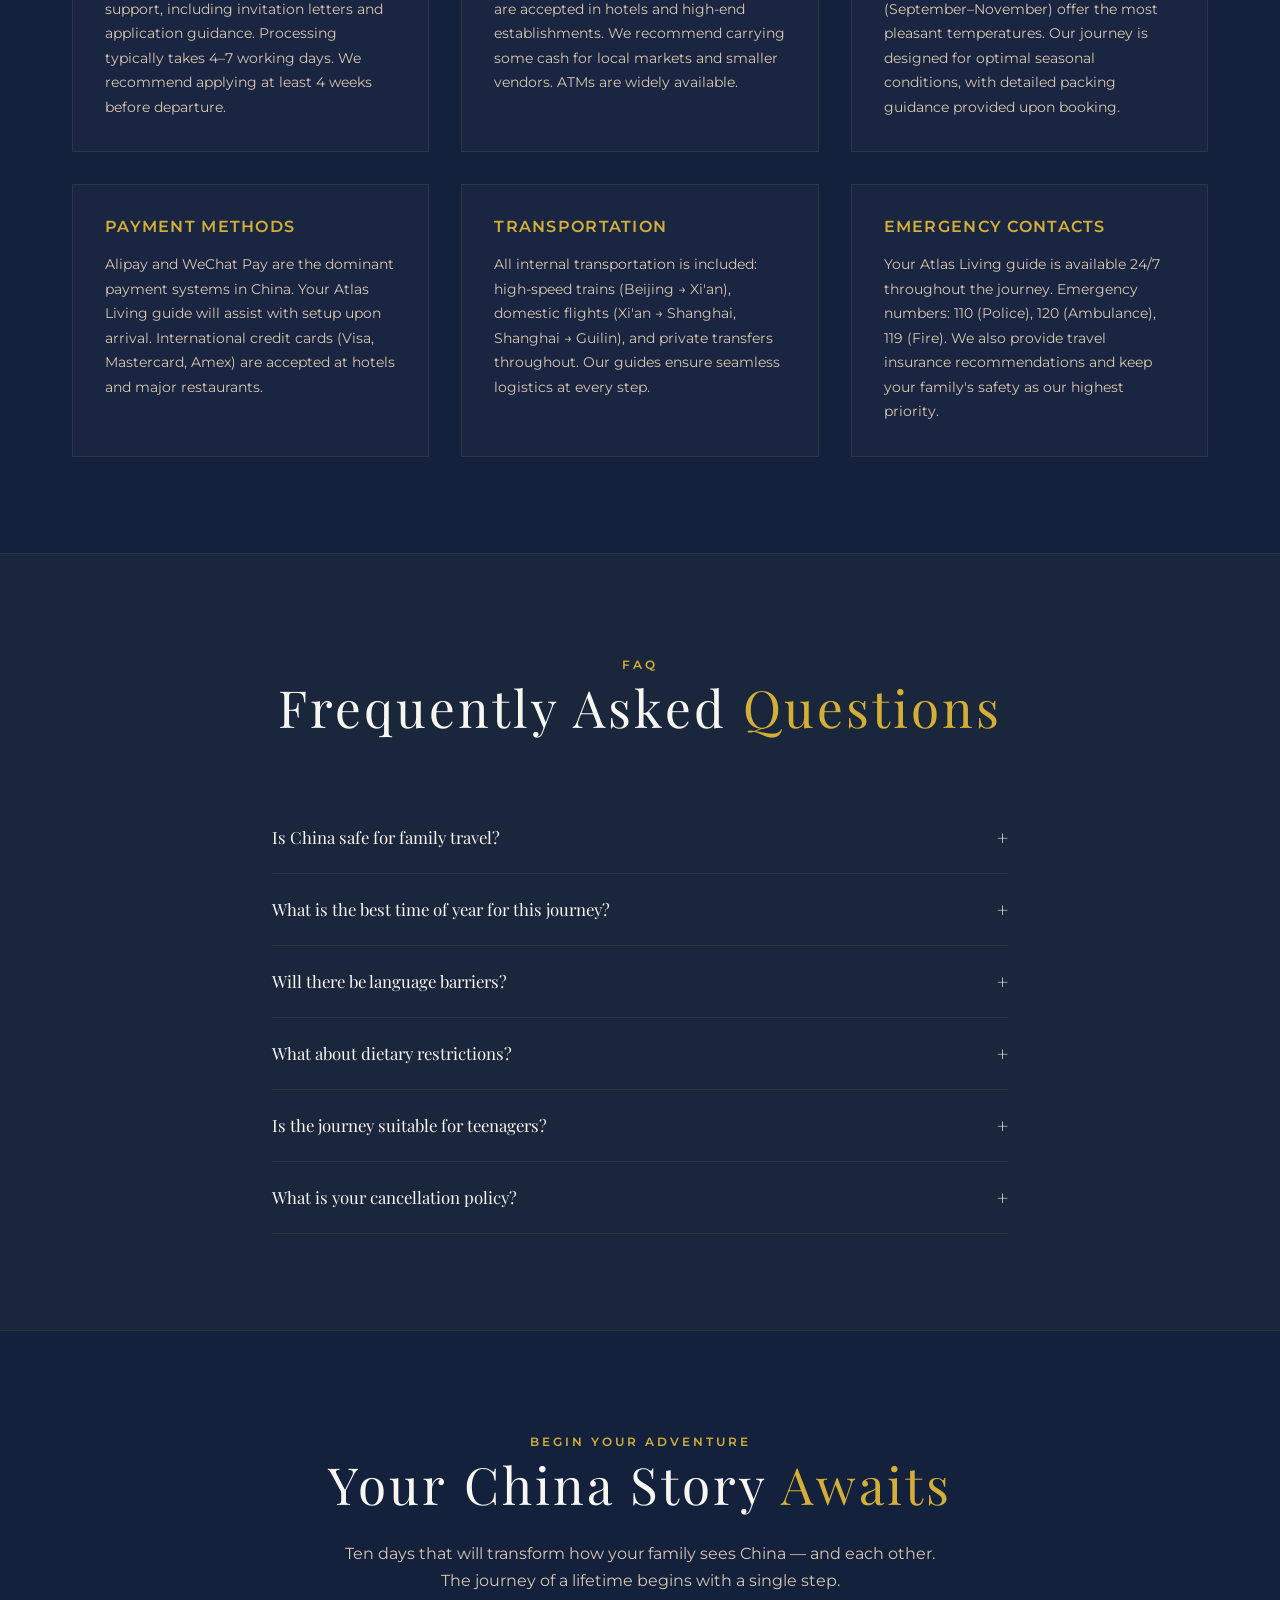
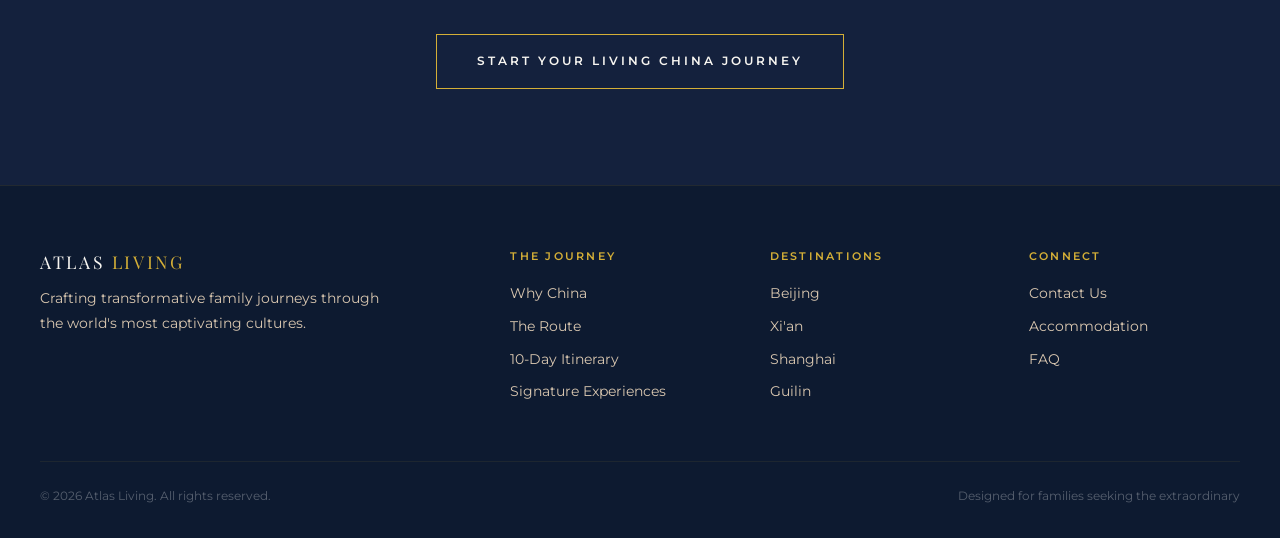
<file: contact.html>
<!DOCTYPE html>
<html lang="en">
<head>
  <meta charset="UTF-8">
  <meta name="viewport" content="width=device-width, initial-scale=1.0">
  <title>Contact & Practical Info — ATLAS LIVING | Living China</title>
  <meta name="description" content="Plan your Living China journey. Visa information, currency, weather, FAQ, and contact form for Atlas Living.">
  <link rel="preconnect" href="https://fonts.googleapis.com">
  <link rel="preconnect" href="https://fonts.gstatic.com" crossorigin>
  <link href="https://fonts.googleapis.com/css2?family=Playfair+Display:ital,wght@0,400;0,500;0,600;1,400;1,500&family=Montserrat:wght@300;400;500;600;700&display=swap" rel="stylesheet">
  <link rel="stylesheet" href="css/style.css?v=2">
  <style>
    .contact-hero {
      min-height: 40vh;
      display: flex;
      align-items: center;
      justify-content: center;
      text-align: center;
      padding: 8rem 2rem 3rem;
      background: linear-gradient(135deg, #14213D 0%, #0D1A30 100%);
      border-bottom: 1px solid rgba(212, 175, 55, 0.1);
    }
    .contact-link {
      transition: all 0.3s ease !important;
    }
    .contact-link:hover {
      color: #D4AF37 !important;
    }
    .contact-link:hover .contact-icon {
      border-color: #D4AF37 !important;
      background: rgba(212, 175, 55, 0.1) !important;
      transform: scale(1.1);
    }
    .contact-icon {
      width: 36px;
      height: 36px;
      border-radius: 50%;
      border: 1px solid rgba(212, 175, 55, 0.3);
      display: flex;
      align-items: center;
      justify-content: center;
      font-size: 0.9rem;
      transition: all 0.3s ease;
      flex-shrink: 0;
    }
  </style>
</head>
<body>

  <header class="site-header">
    <a href="index.html" class="logo">
      <img src="images/LOGO_white.png" alt="ATLAS LIVING" class="logo-img">
    </a>
    <nav class="nav-links">
      <a href="index.html">Home</a>
      <div class="nav-dropdown">
      <a href="route.html">The Route</a>
      <div class="nav-dropdown-menu">
        <a href="beijing.html">Beijing</a>
        <a href="xian.html">Xi'an</a>
        <a href="shanghai.html">Shanghai</a>
        <a href="guilin.html">Guilin</a>
      </div>
    </div>
      <a href="itinerary.html">Itinerary</a>
      <a href="contact.html" class="active">Contact</a>
    </nav>
    <div class="hamburger">
      <span></span>
      <span></span>
      <span></span>
    </div>
  </header>

  <div class="mobile-menu">
    <a href="index.html" class="mobile-logo"><img src="images/LOGO_white.png" alt="ATLAS LIVING"></a>
    <div class="mobile-menu-links">
    <a href="index.html">Home</a>
    <a href="why-china.html">Why China</a>
    <a href="route.html">The Route</a>
    <a href="beijing.html">Beijing</a>
    <a href="xian.html">Xi'an</a>
    <a href="shanghai.html">Shanghai</a>
    <a href="guilin.html">Guilin</a>
    <a href="experiences.html">Experiences</a>
    <a href="accommodation.html">Accommodation</a>
    <a href="itinerary.html">Itinerary</a>
    <a href="contact.html">Contact</a>
    </div>
  </div>

  <!-- Hero -->
  <section class="contact-hero">
    <div class="fade-in">
      <span class="section-label">Get in Touch</span>
      <h1 style="font-size: clamp(2.2rem, 4vw, 3.5rem); margin-bottom: 1rem;">Let's Plan Your <span class="gold-text">Living China Journey</span></h1>
      <p style="color: #D9C7B0; max-width: 600px; margin: 0 auto;">Every extraordinary journey begins with a conversation. Tell us about your family, and we'll craft the perfect China experience for you.</p>
    </div>
  </section>

  <!-- TWO COLUMN: Form + Contact Info -->
  <section class="section section-dark">
    <div class="container">
      <div class="grid-2" style="gap: 4rem;">
        
        <!-- Contact Form -->
        <div class="fade-in">
          <h3 style="margin-bottom: 1.5rem;">Send Us a <span class="gold-text">Message</span></h3>
          <form class="contact-form" style="margin: 0;" action="#" method="POST">
            <div class="form-group">
              <label for="name">Full Name</label>
              <input type="text" id="name" name="name" placeholder="Your name" required>
            </div>
            <div class="form-group">
              <label for="email">Email Address</label>
              <input type="email" id="email" name="email" placeholder="your@email.com" required>
            </div>
            <div class="form-group">
              <label for="phone">Phone Number</label>
              <input type="tel" id="phone" name="phone" placeholder="+86 ...">
            </div>
            <div class="form-group">
              <label for="guests">Number of Travellers</label>
              <select id="guests" name="guests">
                <option value="">Select...</option>
                <option value="2">2</option>
                <option value="3">3</option>
                <option value="4">4</option>
                <option value="5">5</option>
                <option value="6+">6+</option>
              </select>
            </div>
            <div class="form-group">
              <label for="message">Your Message</label>
              <textarea id="message" name="message" placeholder="Tell us about your family, your travel dreams, and any questions you have about the Living China journey..."></textarea>
            </div>
            <button type="submit" class="submit-btn">Send Inquiry</button>
          </form>
        </div>

        <!-- Contact Info -->
        <div class="fade-in">
          <h3 style="margin-bottom: 1.5rem;">Atlas Living <span class="gold-text">Contact</span></h3>

          <div style="margin-bottom: 2rem;">
            <p style="font-size: 0.72rem; letter-spacing: 0.15em; text-transform: uppercase; color: #D4AF37; margin-bottom: 0.5rem;">📧 Email</p>
            <a href="mailto:ningyua3@atlasliving.com" class="contact-link" style="color: #F8F6F1; font-size: 1rem; text-decoration: none; display: inline-flex; align-items: center; gap: 0.5rem;">
              <span class="contact-icon">✉</span>
              ningyua3@atlasliving.com
            </a>
          </div>

          <div style="margin-bottom: 2rem;">
            <p style="font-size: 0.72rem; letter-spacing: 0.15em; text-transform: uppercase; color: #D4AF37; margin-bottom: 0.5rem;">📞 Phone</p>
            <a href="tel:+8613932228508" class="contact-link" style="color: #F8F6F1; font-size: 1rem; text-decoration: none; display: inline-flex; align-items: center; gap: 0.5rem;">
              <span class="contact-icon">📱</span>
              +86 13932228508
            </a>
          </div>

          <div style="margin-bottom: 2rem;">
            <p style="font-size: 0.72rem; letter-spacing: 0.15em; text-transform: uppercase; color: #D4AF37; margin-bottom: 0.5rem;">📍 Address</p>
            <a href="https://www.google.com/maps?q=Yangshan+Avenue+Longqiao+Town+Longhua+District" target="_blank" rel="noopener" class="contact-link" style="color: #F8F6F1; font-size: 0.9rem; line-height: 1.8; text-decoration: none; display: inline-flex; align-items: flex-start; gap: 0.5rem;">
              <span class="contact-icon" style="margin-top: 4px;">🗺</span>
              <span>Yangshan Avenue, Longqiao Town, Longhua District</span>
            </a>
          </div>

          <div style="margin-bottom: 2rem;">
            <p style="font-size: 0.72rem; letter-spacing: 0.15em; text-transform: uppercase; color: #D4AF37; margin-bottom: 0.5rem;">Office Hours</p>
            <p style="color: #D9C7B0; font-size: 0.9rem; line-height: 1.8;">
              Monday — Friday: 9:00 – 19:00<br>
              Saturday: 10:00 – 17:00<br>
              Sunday: By appointment
            </p>
          </div>

          <div style="padding: 1.5rem; border: 1px solid rgba(212, 175, 55, 0.15); background: rgba(255,255,255,0.02);">
            <p style="font-family: 'Playfair Display', serif; font-style: italic; color: #D9C7B0; font-size: 0.95rem; line-height: 1.8;">
              "We typically respond within 24 hours. For urgent inquiries, please call us directly."
            </p>
          </div>
        </div>

      </div>
    </div>
  </section>

  <!-- PRACTICAL INFORMATION -->
  <section class="section section-dark" style="padding-top: 0;">
    <div class="container">
      <div class="section-header fade-in">
        <span class="section-label">Practical Information</span>
        <h2>Everything You Need to <span class="gold-text">Know</span></h2>
      </div>

      <div class="info-grid stagger-children">
        <div class="info-card">
          <h4>Visa Information</h4>
          <p>French passport holders require a visa to enter China. Atlas Living provides full visa support, including invitation letters and application guidance. Processing typically takes 4–7 working days. We recommend applying at least 4 weeks before departure.</p>
        </div>
        <div class="info-card">
          <h4>Currency</h4>
          <p>The official currency is the Chinese Yuan Renminbi (CNY / ¥). Major credit cards are accepted in hotels and high-end establishments. We recommend carrying some cash for local markets and smaller vendors. ATMs are widely available.</p>
        </div>
        <div class="info-card">
          <h4>Weather</h4>
          <p>China's climate varies by region and season. Spring (March–May) and Autumn (September–November) offer the most pleasant temperatures. Our journey is designed for optimal seasonal conditions, with detailed packing guidance provided upon booking.</p>
        </div>
        <div class="info-card">
          <h4>Payment Methods</h4>
          <p>Alipay and WeChat Pay are the dominant payment systems in China. Your Atlas Living guide will assist with setup upon arrival. International credit cards (Visa, Mastercard, Amex) are accepted at hotels and major restaurants.</p>
        </div>
        <div class="info-card">
          <h4>Transportation</h4>
          <p>All internal transportation is included: high-speed trains (Beijing → Xi'an), domestic flights (Xi'an → Shanghai, Shanghai → Guilin), and private transfers throughout. Our guides ensure seamless logistics at every step.</p>
        </div>
        <div class="info-card">
          <h4>Emergency Contacts</h4>
          <p>Your Atlas Living guide is available 24/7 throughout the journey. Emergency numbers: 110 (Police), 120 (Ambulance), 119 (Fire). We also provide travel insurance recommendations and keep your family's safety as our highest priority.</p>
        </div>
      </div>
    </div>
  </section>

  <!-- FAQ -->
  <section class="section" style="background: rgba(212, 175, 55, 0.03); border-top: 1px solid rgba(212, 175, 55, 0.1); border-bottom: 1px solid rgba(212, 175, 55, 0.1);">
    <div class="container" style="max-width: 800px;">
      <div class="section-header fade-in">
        <span class="section-label">FAQ</span>
        <h2>Frequently Asked <span class="gold-text">Questions</span></h2>
      </div>

      <div class="faq-item fade-in">
        <div class="faq-question">
          <span>Is China safe for family travel?</span>
          <span class="faq-toggle">+</span>
        </div>
        <div class="faq-answer">
          <p>Absolutely. China is one of the safest countries for family travel, with low crime rates and a strong tourist infrastructure. Our guides are with you at all times, and we choose neighbourhoods and hotels that are well-established for international visitors.</p>
        </div>
      </div>

      <div class="faq-item fade-in">
        <div class="faq-question">
          <span>What is the best time of year for this journey?</span>
          <span class="faq-toggle">+</span>
        </div>
        <div class="faq-answer">
          <p>Spring (April–May) and Autumn (September–October) offer the most comfortable temperatures and clearest skies across all four cities. Our itineraries are scheduled during these optimal periods.</p>
        </div>
      </div>

      <div class="faq-item fade-in">
        <div class="faq-question">
          <span>Will there be language barriers?</span>
          <span class="faq-toggle">+</span>
        </div>
        <div class="faq-answer">
          <p>Our English-speaking guides accompany your family throughout the entire journey. In hotels, major restaurants, and tourist sites, English is widely spoken. We also provide a basic Mandarin phrasebook for your family before departure.</p>
        </div>
      </div>

      <div class="faq-item fade-in">
        <div class="faq-question">
          <span>What about dietary restrictions?</span>
          <span class="faq-toggle">+</span>
        </div>
        <div class="faq-answer">
          <p>We accommodate all dietary needs — vegetarian, halal, gluten-free, and allergies. Our guides communicate with every restaurant in advance, and our hands-on cooking experiences can be adapted to your family's preferences.</p>
        </div>
      </div>

      <div class="faq-item fade-in">
        <div class="faq-question">
          <span>Is the journey suitable for teenagers?</span>
          <span class="faq-toggle">+</span>
        </div>
        <div class="faq-answer">
          <p>Absolutely. Our experiences are designed to engage young adults — cycling through Yangshuo, exploring the Muslim Quarter's food scene, the Tang Dynasty show, and hands-on workshops like dumpling making and calligraphy. Teenagers leave inspired.</p>
        </div>
      </div>

      <div class="faq-item fade-in">
        <div class="faq-question">
          <span>What is your cancellation policy?</span>
          <span class="faq-toggle">+</span>
        </div>
        <div class="faq-answer">
          <p>We offer flexible cancellation terms. Full details are provided at booking. We strongly recommend travel insurance to protect your investment. Contact us for our complete terms and conditions.</p>
        </div>
      </div>
    </div>
  </section>

  <!-- FINAL CTA -->
  <section class="section section-dark" style="text-align: center; padding: 6rem 2.5rem;">
    <div class="container">
      <span class="section-label" style="margin-bottom: 0.5rem;">Begin Your Adventure</span>
      <h2 style="font-size: clamp(2rem, 4vw, 3.5rem); margin-bottom: 1.5rem;">Your China Story <span class="gold-text">Awaits</span></h2>
      <p style="color: #D9C7B0; margin-bottom: 2.5rem; max-width: 600px; margin-left: auto; margin-right: auto;">
        Ten days that will transform how your family sees China — and each other. 
        The journey of a lifetime begins with a single step.
      </p>
      <a href="#" class="hero-cta" onclick="document.querySelector('.contact-hero').scrollIntoView({behavior:'smooth'}); return false;">Start Your Living China Journey</a>
    </div>
  </section>

  <footer class="site-footer">
    <div class="footer-grid">
      <div class="footer-brand">
        <a href="index.html" class="logo">ATLAS <span>LIVING</span></a>
        <p>Crafting transformative family journeys through the world's most captivating cultures.</p>
      </div>
      <div class="footer-col">
        <h4>The Journey</h4>
        <a href="why-china.html">Why China</a>
        <a href="route.html">The Route</a>
        <a href="itinerary.html">10-Day Itinerary</a>
        <a href="experiences.html">Signature Experiences</a>
      </div>
      <div class="footer-col">
        <h4>Destinations</h4>
        <a href="beijing.html">Beijing</a>
        <a href="xian.html">Xi'an</a>
        <a href="shanghai.html">Shanghai</a>
        <a href="guilin.html">Guilin</a>
      </div>
      <div class="footer-col">
        <h4>Connect</h4>
        <a href="contact.html">Contact Us</a>
        <a href="accommodation.html">Accommodation</a>
        <a href="contact.html">FAQ</a>
      </div>
    </div>
    <div class="footer-bottom">
      <span>&copy; 2026 Atlas Living. All rights reserved.</span>
      <span>Designed for families seeking the extraordinary</span>
    </div>
  </footer>

  <script src="js/script.js?v=2"></script>
</body>
</html>
</file>
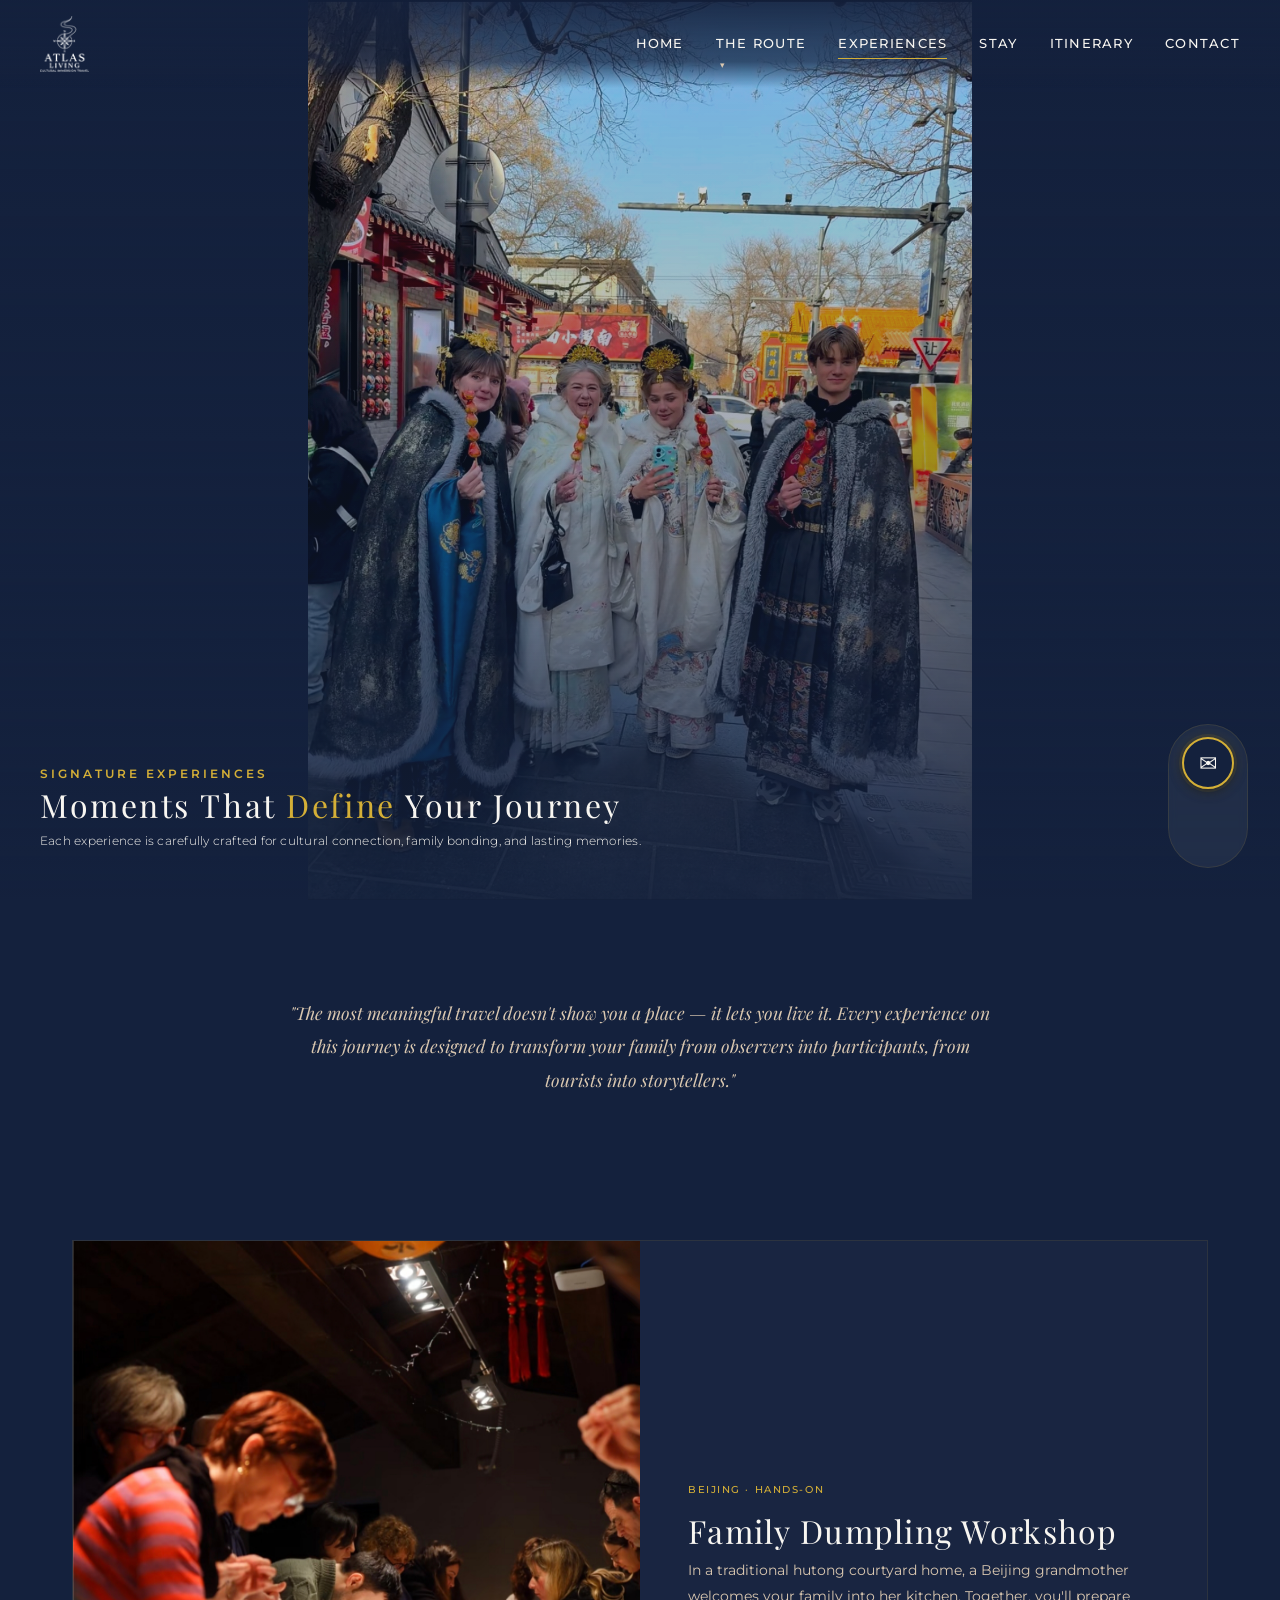
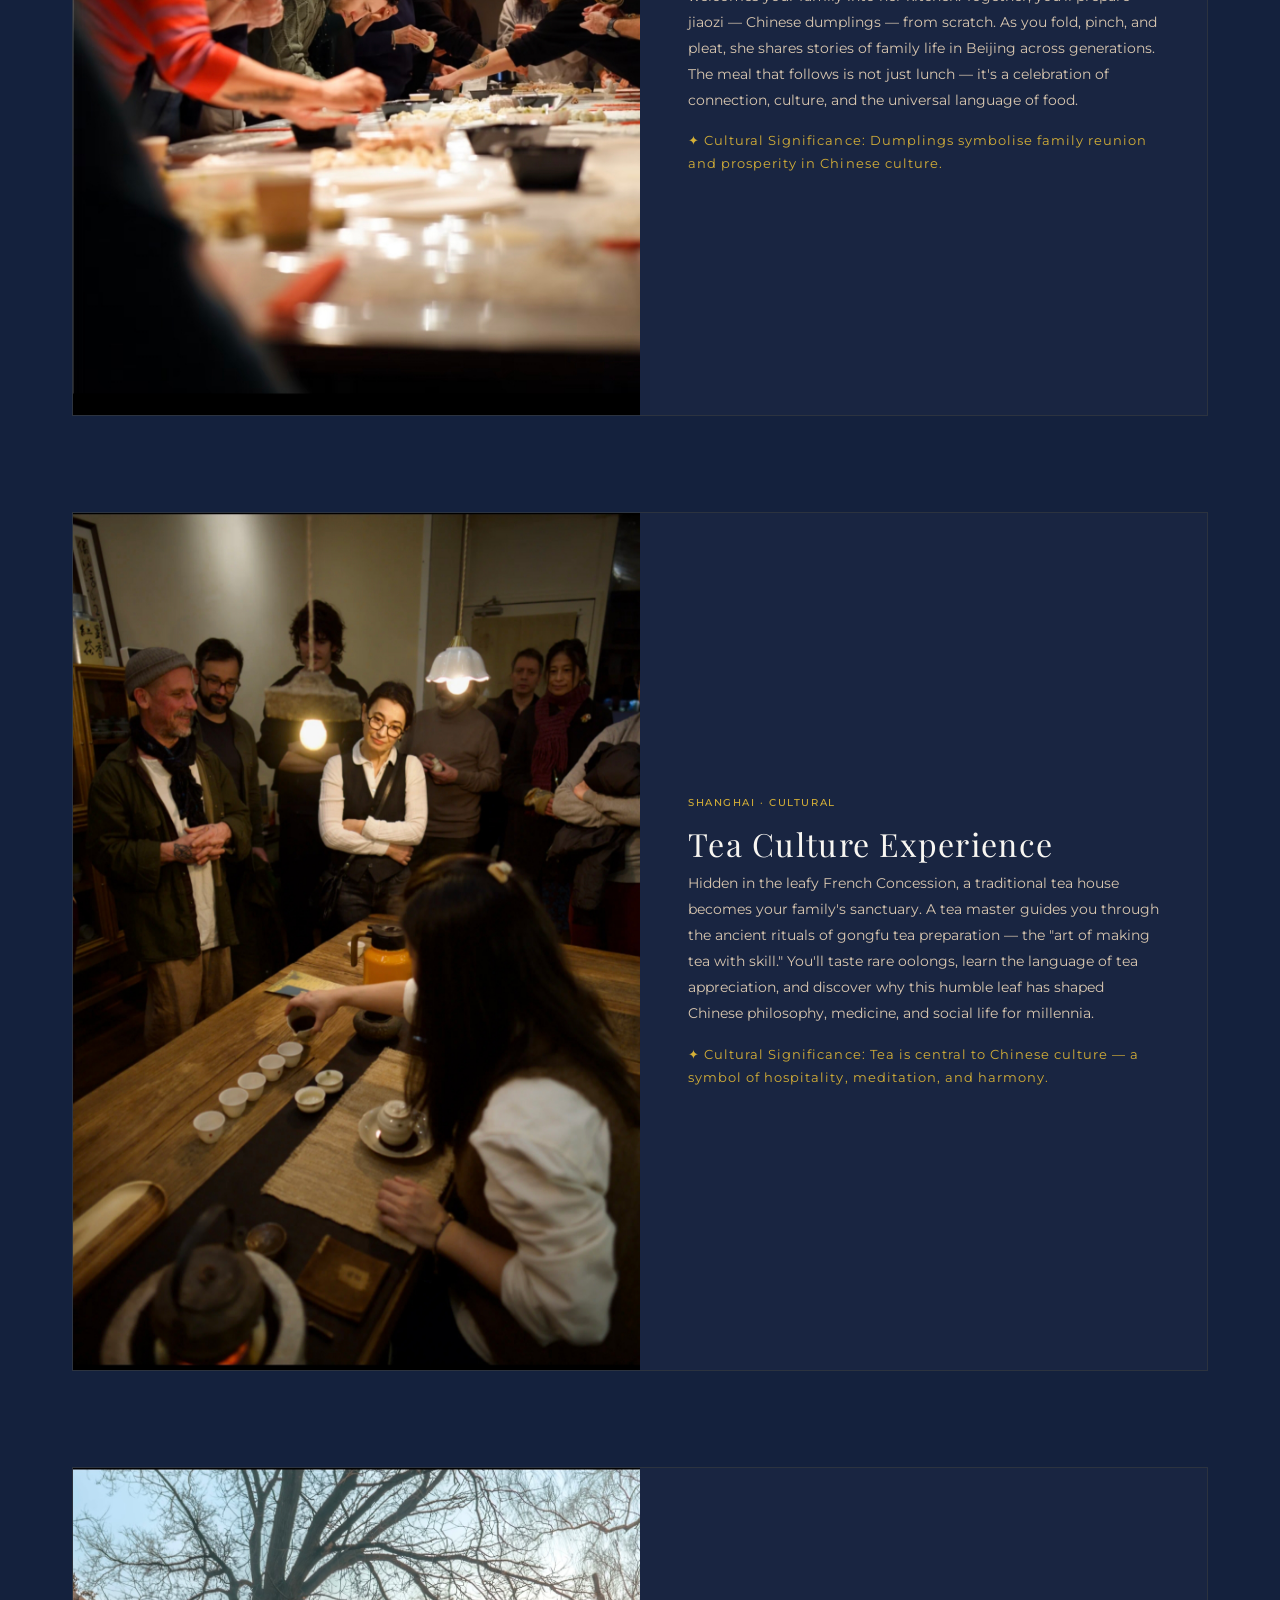
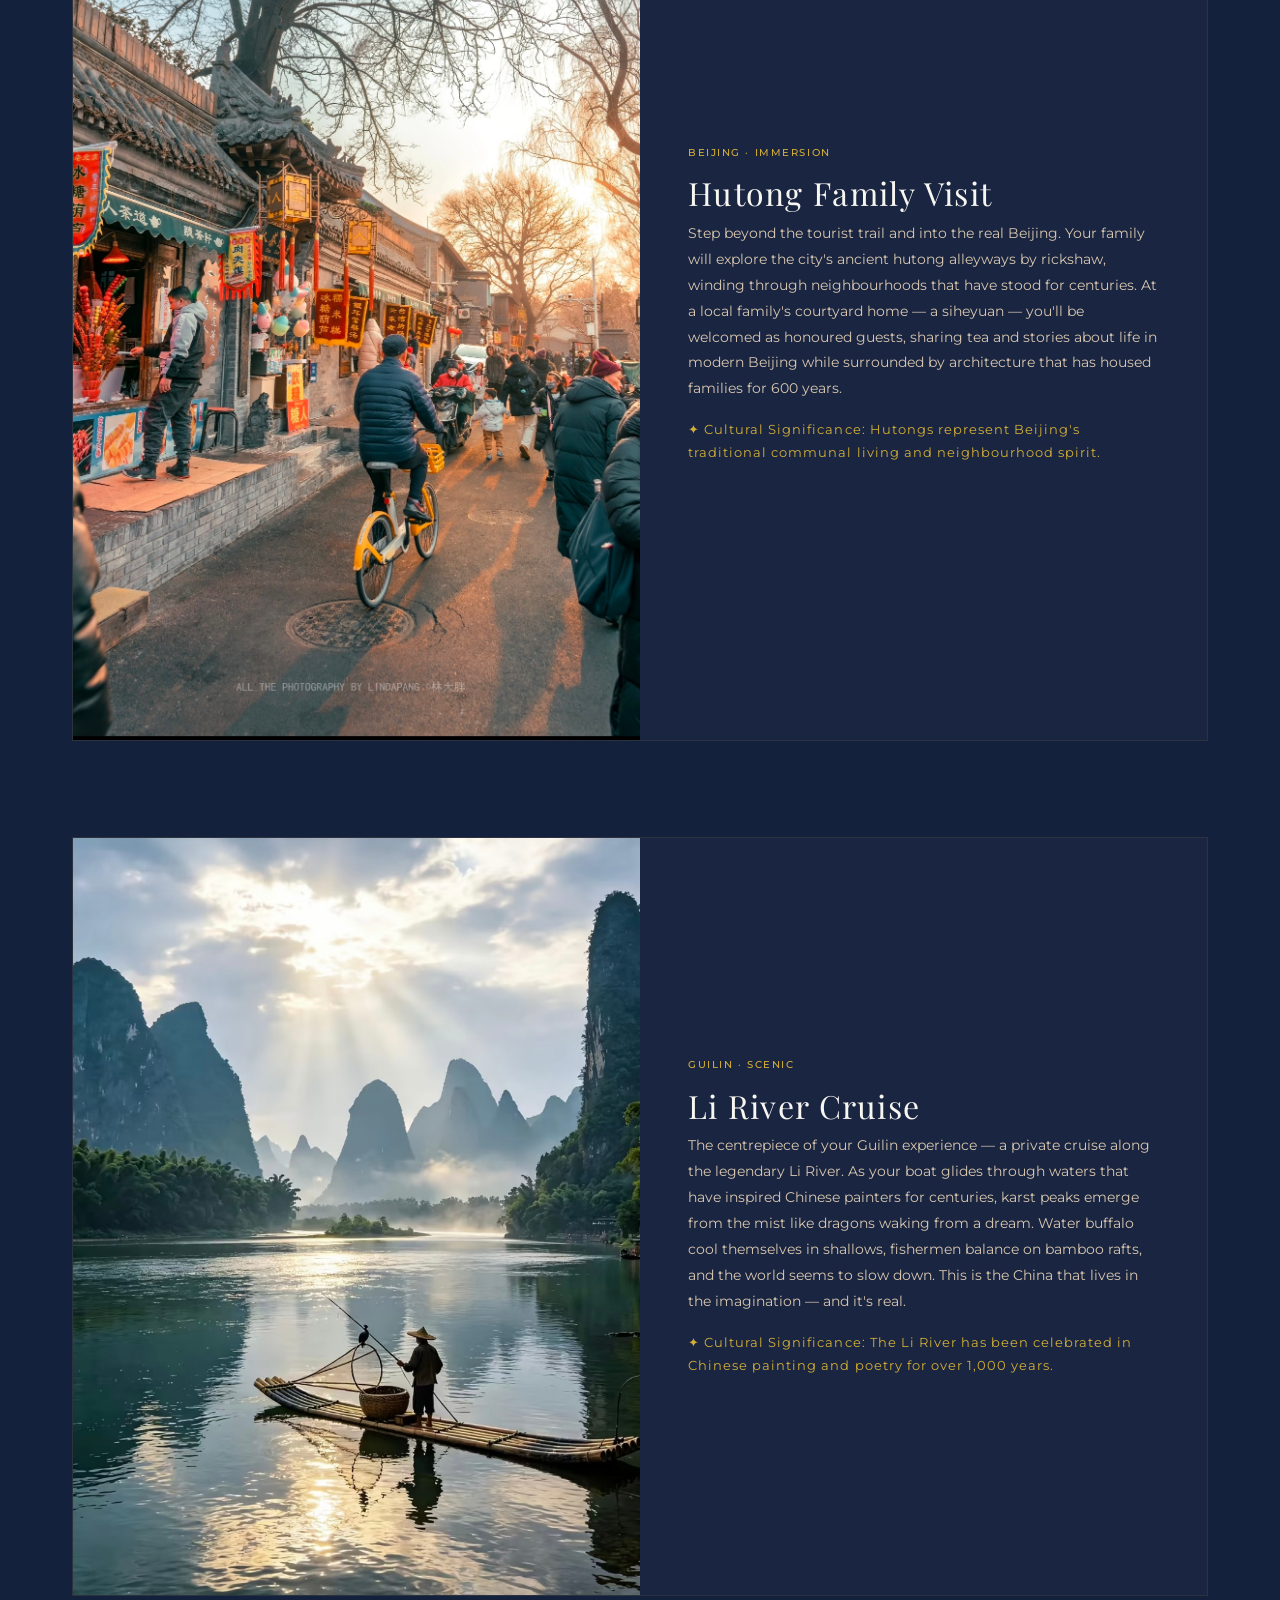
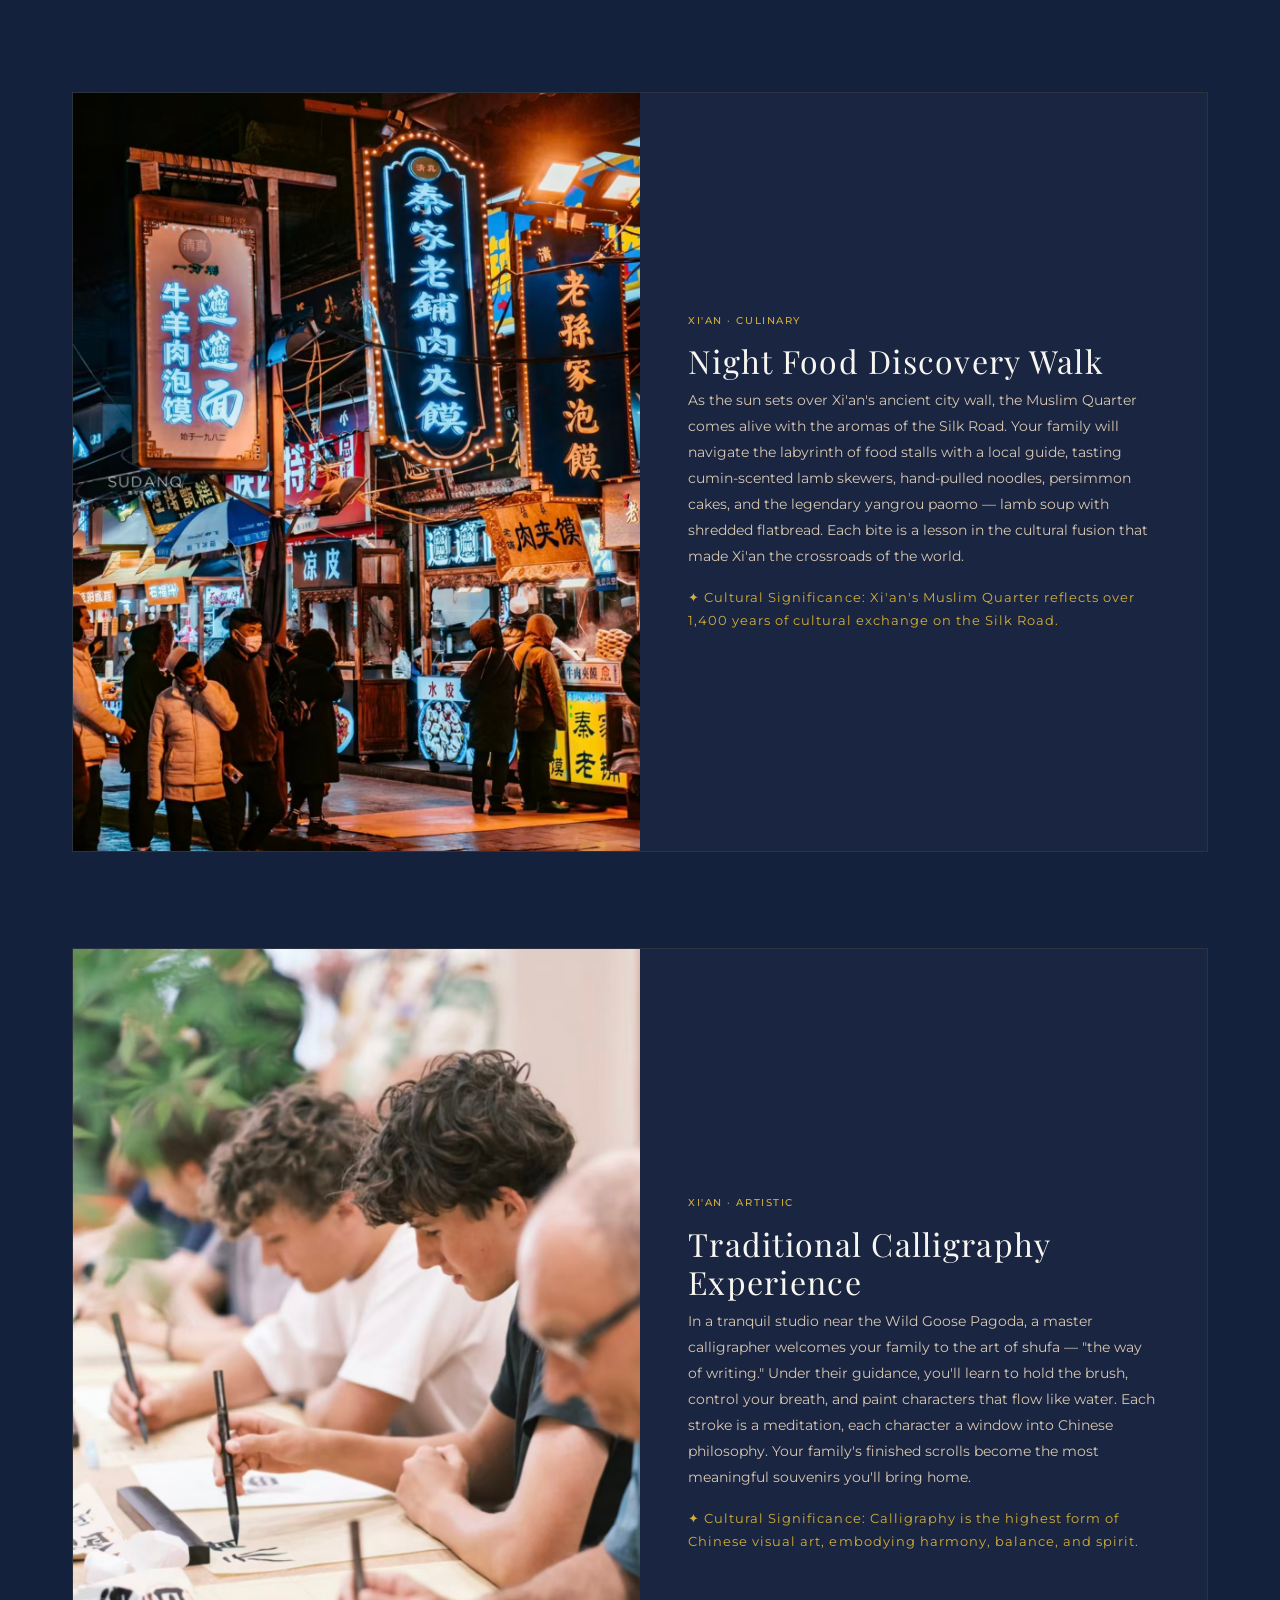
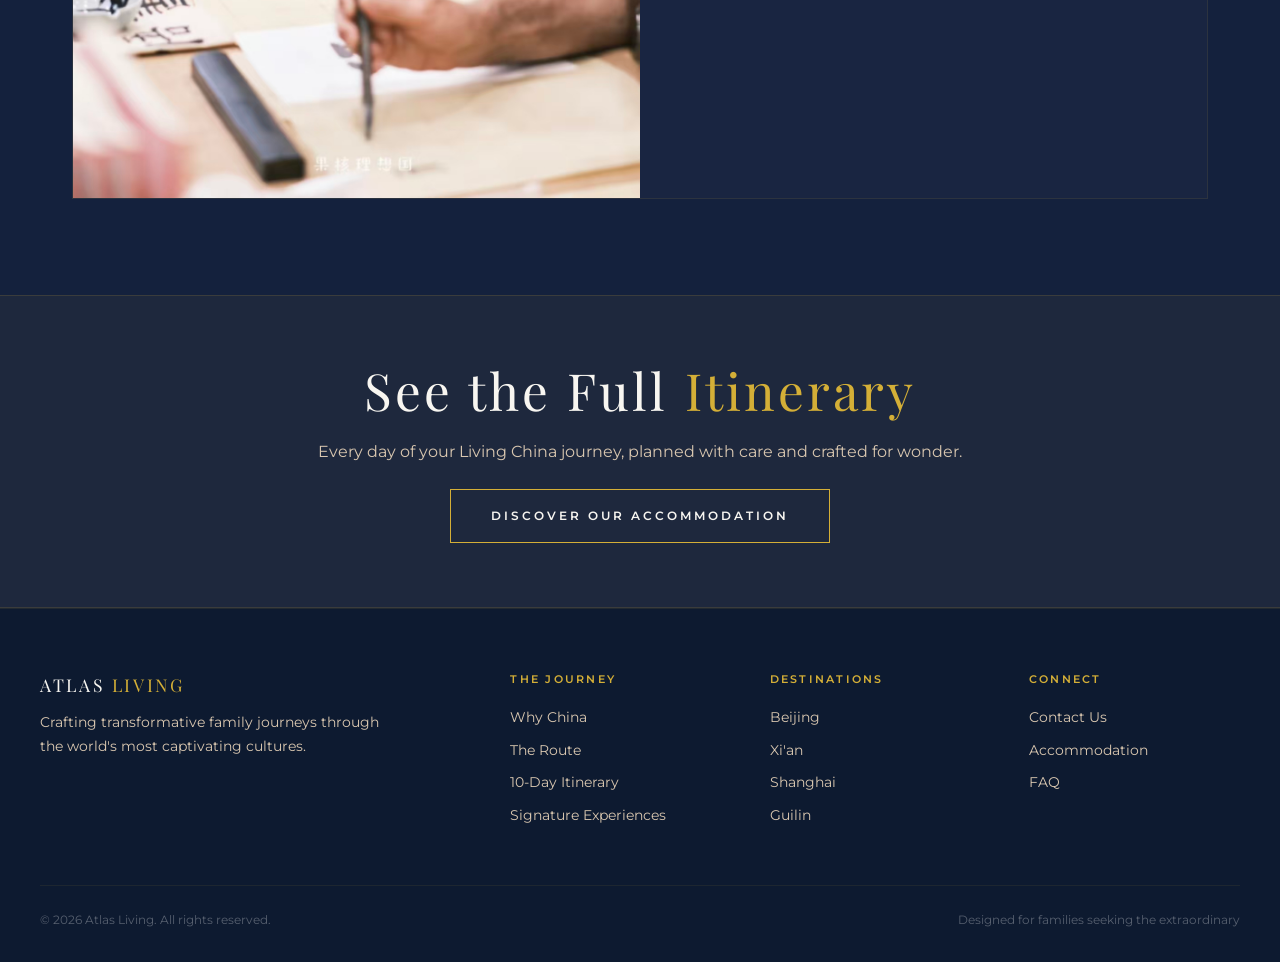
<file: experiences.html>
<!DOCTYPE html>
<html lang="en">
<head>
  <meta charset="UTF-8">
  <meta name="viewport" content="width=device-width, initial-scale=1.0">
  <title>Signature Experiences — ATLAS LIVING | Living China</title>
  <meta name="description" content="Discover Living China's signature experiences: family dumpling workshops, tea culture, hutong visits, Li River cruise, and more.">
  <link rel="preconnect" href="https://fonts.googleapis.com">
  <link rel="preconnect" href="https://fonts.gstatic.com" crossorigin>
  <link href="https://fonts.googleapis.com/css2?family=Playfair+Display:ital,wght@0,400;0,500;0,600;1,400;1,500&family=Montserrat:wght@300;400;500;600;700&display=swap" rel="stylesheet">
  <link rel="stylesheet" href="css/style.css?v=2">
</head>
<body>

  <header class="site-header">
    <a href="index.html" class="logo">
      <img src="images/LOGO_white.png" alt="ATLAS LIVING" class="logo-img">
    </a>
    <nav class="nav-links">
      <a href="index.html">Home</a>
      <div class="nav-dropdown">
      <a href="route.html">The Route</a>
      <div class="nav-dropdown-menu">
        <a href="beijing.html">Beijing</a>
        <a href="xian.html">Xi'an</a>
        <a href="shanghai.html">Shanghai</a>
        <a href="guilin.html">Guilin</a>
      </div>
    </div>
      <a href="experiences.html" class="active">Experiences</a>
      <a href="accommodation.html">Stay</a>
      <a href="itinerary.html">Itinerary</a>
      <a href="contact.html">Contact</a>
    </nav>
    <div class="hamburger">
      <span></span>
      <span></span>
      <span></span>
    </div>
  </header>

  <div class="mobile-menu">
    <a href="index.html" class="mobile-logo"><img src="images/LOGO_white.png" alt="ATLAS LIVING"></a>
    <div class="mobile-menu-links">
    <a href="index.html">Home</a>
    <a href="why-china.html">Why China</a>
    <a href="route.html">The Route</a>
    <a href="beijing.html">Beijing</a>
    <a href="xian.html">Xi'an</a>
    <a href="shanghai.html">Shanghai</a>
    <a href="guilin.html">Guilin</a>
    <a href="experiences.html">Experiences</a>
    <a href="accommodation.html">Accommodation</a>
    <a href="itinerary.html">Itinerary</a>
    <a href="contact.html">Contact</a>
    </div>
  </div>

  <section class="page-hero">
    <img src="images/%E5%AE%9A%E4%B9%89%E4%BD%A0%E6%97%85%E7%A8%8B%E7%9A%84%E6%97%B6%E5%88%BB.jpg" alt="Chinese cultural experience" class="hero-image" loading="lazy">
    <div class="hero-overlay"></div>
    <div class="hero-content">
      <span class="section-label">Signature Experiences</span>
      <h1 style="font-size: clamp(1.4rem, 2.5vw, 2.5rem); white-space: nowrap;">Moments That <span class="gold-text">Define</span> Your Journey</h1>
      <p class="subtitle" style="margin-top: 0.5rem; font-size: clamp(0.7rem, 0.9vw, 0.85rem); color: #F8F6F1; font-style: normal; font-family: 'Montserrat', sans-serif; font-weight: 300; letter-spacing: 0.02em; white-space: nowrap;">Each experience is carefully crafted for cultural connection, family bonding, and lasting memories.</p>
    </div>
  </section>

  <section class="section section-dark">
    <div class="container">
      <p class="fade-in" style="font-family: 'Playfair Display', serif; font-style: italic; font-size: 1.1rem; color: #D9C7B0; text-align: center; max-width: 700px; margin: 0 auto 3rem; line-height: 1.9;">
        "The most meaningful travel doesn't show you a place — it lets you live it. Every experience on this journey 
        is designed to transform your family from observers into participants, from tourists into storytellers."
      </p>
    </div>
  </section>

  <!-- Experience 1 -->
  <section class="section section-dark" style="padding-top: 0;">
    <div class="container">
      <div class="experience-card fade-in">
        <img src="images/%E5%AE%B6%E5%BA%AD%E9%A5%BA%E5%AD%90%E4%BD%9C%E5%9D%8A.jpg" alt="Dumpling workshop" class="exp-image reveal" loading="lazy">
        <div class="exp-content">
          <span class="exp-tag">Beijing · Hands-On</span>
          <h3>Family Dumpling Workshop</h3>
          <p>
            In a traditional hutong courtyard home, a Beijing grandmother welcomes your family into her kitchen. 
            Together, you'll prepare jiaozi — Chinese dumplings — from scratch. As you fold, pinch, and pleat, 
            she shares stories of family life in Beijing across generations. The meal that follows is not just 
            lunch — it's a celebration of connection, culture, and the universal language of food.
          </p>
          <p style="margin-top: 1rem; font-size: 0.8rem; color: #D4AF37; letter-spacing: 0.08em;">
            ✦ Cultural Significance: Dumplings symbolise family reunion and prosperity in Chinese culture.
          </p>
        </div>
      </div>
    </div>
  </section>

  <!-- Experience 2 -->
  <section class="section section-dark" style="padding-top: 0;">
    <div class="container">
      <div class="experience-card fade-in">
        <img src="images/%E8%8C%B6%E6%96%87%E5%8C%96%E4%BD%93%E9%AA%8C.jpg" alt="Tea ceremony" class="exp-image reveal" loading="lazy">
        <div class="exp-content">
          <span class="exp-tag">Shanghai · Cultural</span>
          <h3>Tea Culture Experience</h3>
          <p>
            Hidden in the leafy French Concession, a traditional tea house becomes your family's sanctuary. A tea 
            master guides you through the ancient rituals of gongfu tea preparation — the "art of making tea with 
            skill." You'll taste rare oolongs, learn the language of tea appreciation, and discover why this 
            humble leaf has shaped Chinese philosophy, medicine, and social life for millennia.
          </p>
          <p style="margin-top: 1rem; font-size: 0.8rem; color: #D4AF37; letter-spacing: 0.08em;">
            ✦ Cultural Significance: Tea is central to Chinese culture — a symbol of hospitality, meditation, and harmony.
          </p>
        </div>
      </div>
    </div>
  </section>

  <!-- Experience 3 -->
  <section class="section section-dark" style="padding-top: 0;">
    <div class="container">
      <div class="experience-card fade-in">
        <img src="images/Hutong%20Family%20Visit.jpg" alt="Hutong visit" class="exp-image reveal" loading="lazy">
        <div class="exp-content">
          <span class="exp-tag">Beijing · Immersion</span>
          <h3>Hutong Family Visit</h3>
          <p>
            Step beyond the tourist trail and into the real Beijing. Your family will explore the city's ancient 
            hutong alleyways by rickshaw, winding through neighbourhoods that have stood for centuries. At a local 
            family's courtyard home — a siheyuan — you'll be welcomed as honoured guests, sharing tea and stories 
            about life in modern Beijing while surrounded by architecture that has housed families for 600 years.
          </p>
          <p style="margin-top: 1rem; font-size: 0.8rem; color: #D4AF37; letter-spacing: 0.08em;">
            ✦ Cultural Significance: Hutongs represent Beijing's traditional communal living and neighbourhood spirit.
          </p>
        </div>
      </div>
    </div>
  </section>

  <!-- Experience 4 -->
  <section class="section section-dark" style="padding-top: 0;">
    <div class="container">
      <div class="experience-card fade-in">
        <img src="images/%E6%A1%82%E6%9E%971.jpg" alt="Li River cruise" class="exp-image reveal" loading="lazy">
        <div class="exp-content">
          <span class="exp-tag">Guilin · Scenic</span>
          <h3>Li River Cruise</h3>
          <p>
            The centrepiece of your Guilin experience — a private cruise along the legendary Li River. As your boat 
            glides through waters that have inspired Chinese painters for centuries, karst peaks emerge from the 
            mist like dragons waking from a dream. Water buffalo cool themselves in shallows, fishermen balance 
            on bamboo rafts, and the world seems to slow down. This is the China that lives in the imagination — 
            and it's real.
          </p>
          <p style="margin-top: 1rem; font-size: 0.8rem; color: #D4AF37; letter-spacing: 0.08em;">
            ✦ Cultural Significance: The Li River has been celebrated in Chinese painting and poetry for over 1,000 years.
          </p>
        </div>
      </div>
    </div>
  </section>

  <!-- Experience 5 -->
  <section class="section section-dark" style="padding-top: 0;">
    <div class="container">
      <div class="experience-card fade-in">
        <img src="images/Night%20Food%20Discovery%20Walk.jpg" alt="Night food walk" class="exp-image reveal" loading="lazy">
        <div class="exp-content">
          <span class="exp-tag">Xi'an · Culinary</span>
          <h3>Night Food Discovery Walk</h3>
          <p>
            As the sun sets over Xi'an's ancient city wall, the Muslim Quarter comes alive with the aromas of the 
            Silk Road. Your family will navigate the labyrinth of food stalls with a local guide, tasting cumin-scented 
            lamb skewers, hand-pulled noodles, persimmon cakes, and the legendary yangrou paomo — lamb soup with 
            shredded flatbread. Each bite is a lesson in the cultural fusion that made Xi'an the crossroads of the world.
          </p>
          <p style="margin-top: 1rem; font-size: 0.8rem; color: #D4AF37; letter-spacing: 0.08em;">
            ✦ Cultural Significance: Xi'an's Muslim Quarter reflects over 1,400 years of cultural exchange on the Silk Road.
          </p>
        </div>
      </div>
    </div>
  </section>

  <!-- Experience 6 -->
  <section class="section section-dark" style="padding-top: 0; padding-bottom: 6rem;">
    <div class="container">
      <div class="experience-card fade-in">
        <img src="images/%E4%BC%A0%E7%BB%9F%E4%B9%A6%E6%B3%95%E4%BD%93%E9%AA%8C.jpg" alt="Calligraphy" class="exp-image reveal" loading="lazy">
        <div class="exp-content">
          <span class="exp-tag">Xi'an · Artistic</span>
          <h3>Traditional Calligraphy Experience</h3>
          <p>
            In a tranquil studio near the Wild Goose Pagoda, a master calligrapher welcomes your family to the art 
            of shufa — "the way of writing." Under their guidance, you'll learn to hold the brush, control your 
            breath, and paint characters that flow like water. Each stroke is a meditation, each character a 
            window into Chinese philosophy. Your family's finished scrolls become the most meaningful souvenirs 
            you'll bring home.
          </p>
          <p style="margin-top: 1rem; font-size: 0.8rem; color: #D4AF37; letter-spacing: 0.08em;">
            ✦ Cultural Significance: Calligraphy is the highest form of Chinese visual art, embodying harmony, balance, and spirit.
          </p>
        </div>
      </div>
    </div>
  </section>

  <!-- CTA -->
  <section class="section" style="text-align: center; padding: 4rem 2.5rem; background: rgba(212, 175, 55, 0.05); border-top: 1px solid rgba(212, 175, 55, 0.15); border-bottom: 1px solid rgba(212, 175, 55, 0.15);">
    <div class="container">
      <h2 style="margin-bottom: 1rem;">See the Full <span class="gold-text">Itinerary</span></h2>
      <p style="color: #D9C7B0; margin-bottom: 1.5rem;">Every day of your Living China journey, planned with care and crafted for wonder.</p>
      <a href="accommodation.html" class="hero-cta">Discover Our Accommodation</a>
    </div>
  </section>

  <footer class="site-footer">
    <div class="footer-grid">
      <div class="footer-brand">
        <a href="index.html" class="logo">ATLAS <span>LIVING</span></a>
        <p>Crafting transformative family journeys through the world's most captivating cultures.</p>
      </div>
      <div class="footer-col">
        <h4>The Journey</h4>
        <a href="why-china.html">Why China</a>
        <a href="route.html">The Route</a>
        <a href="itinerary.html">10-Day Itinerary</a>
        <a href="experiences.html">Signature Experiences</a>
      </div>
      <div class="footer-col">
        <h4>Destinations</h4>
        <a href="beijing.html">Beijing</a>
        <a href="xian.html">Xi'an</a>
        <a href="shanghai.html">Shanghai</a>
        <a href="guilin.html">Guilin</a>
      </div>
      <div class="footer-col">
        <h4>Connect</h4>
        <a href="contact.html">Contact Us</a>
        <a href="accommodation.html">Accommodation</a>
        <a href="contact.html">FAQ</a>
      </div>
    </div>
    <div class="footer-bottom">
      <span>&copy; 2026 Atlas Living. All rights reserved.</span>
      <span>Designed for families seeking the extraordinary</span>
    </div>
  </footer>

  <script src="js/script.js?v=2"></script>
</body>
</html>
</file>
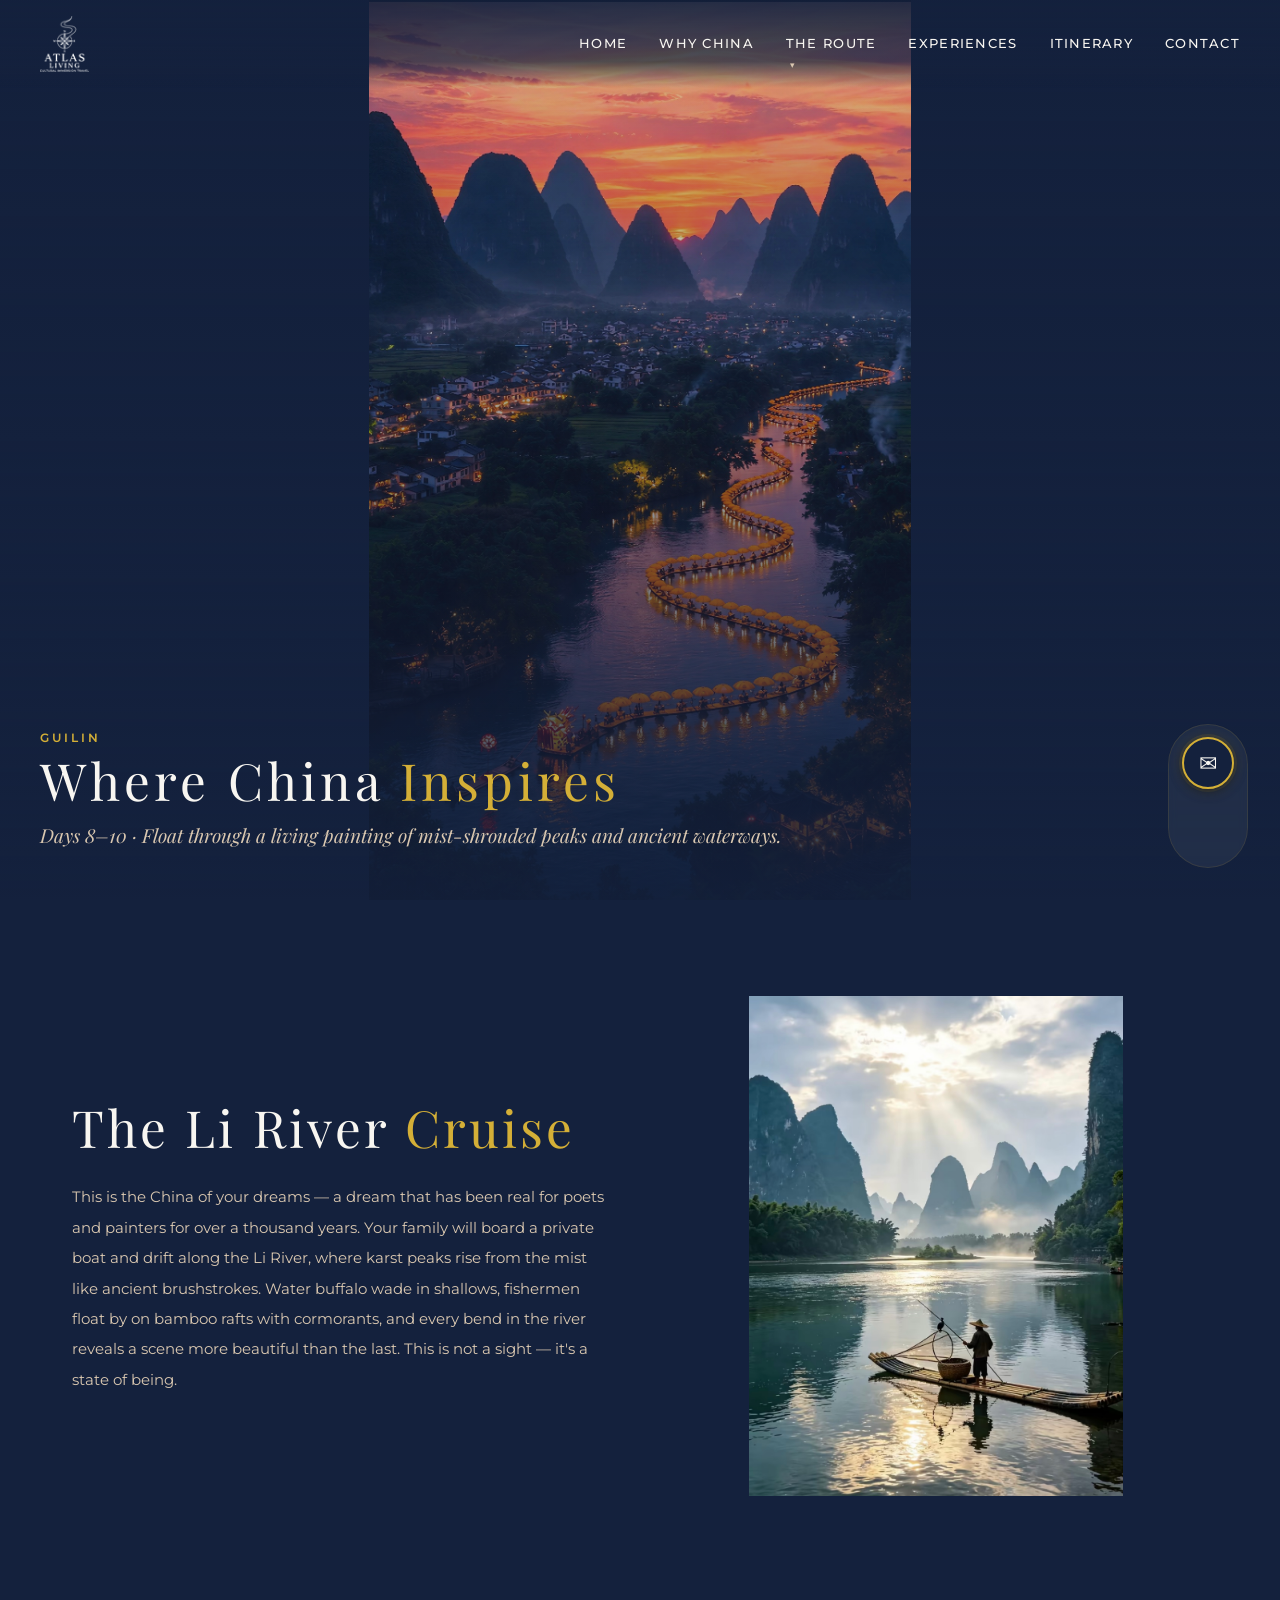
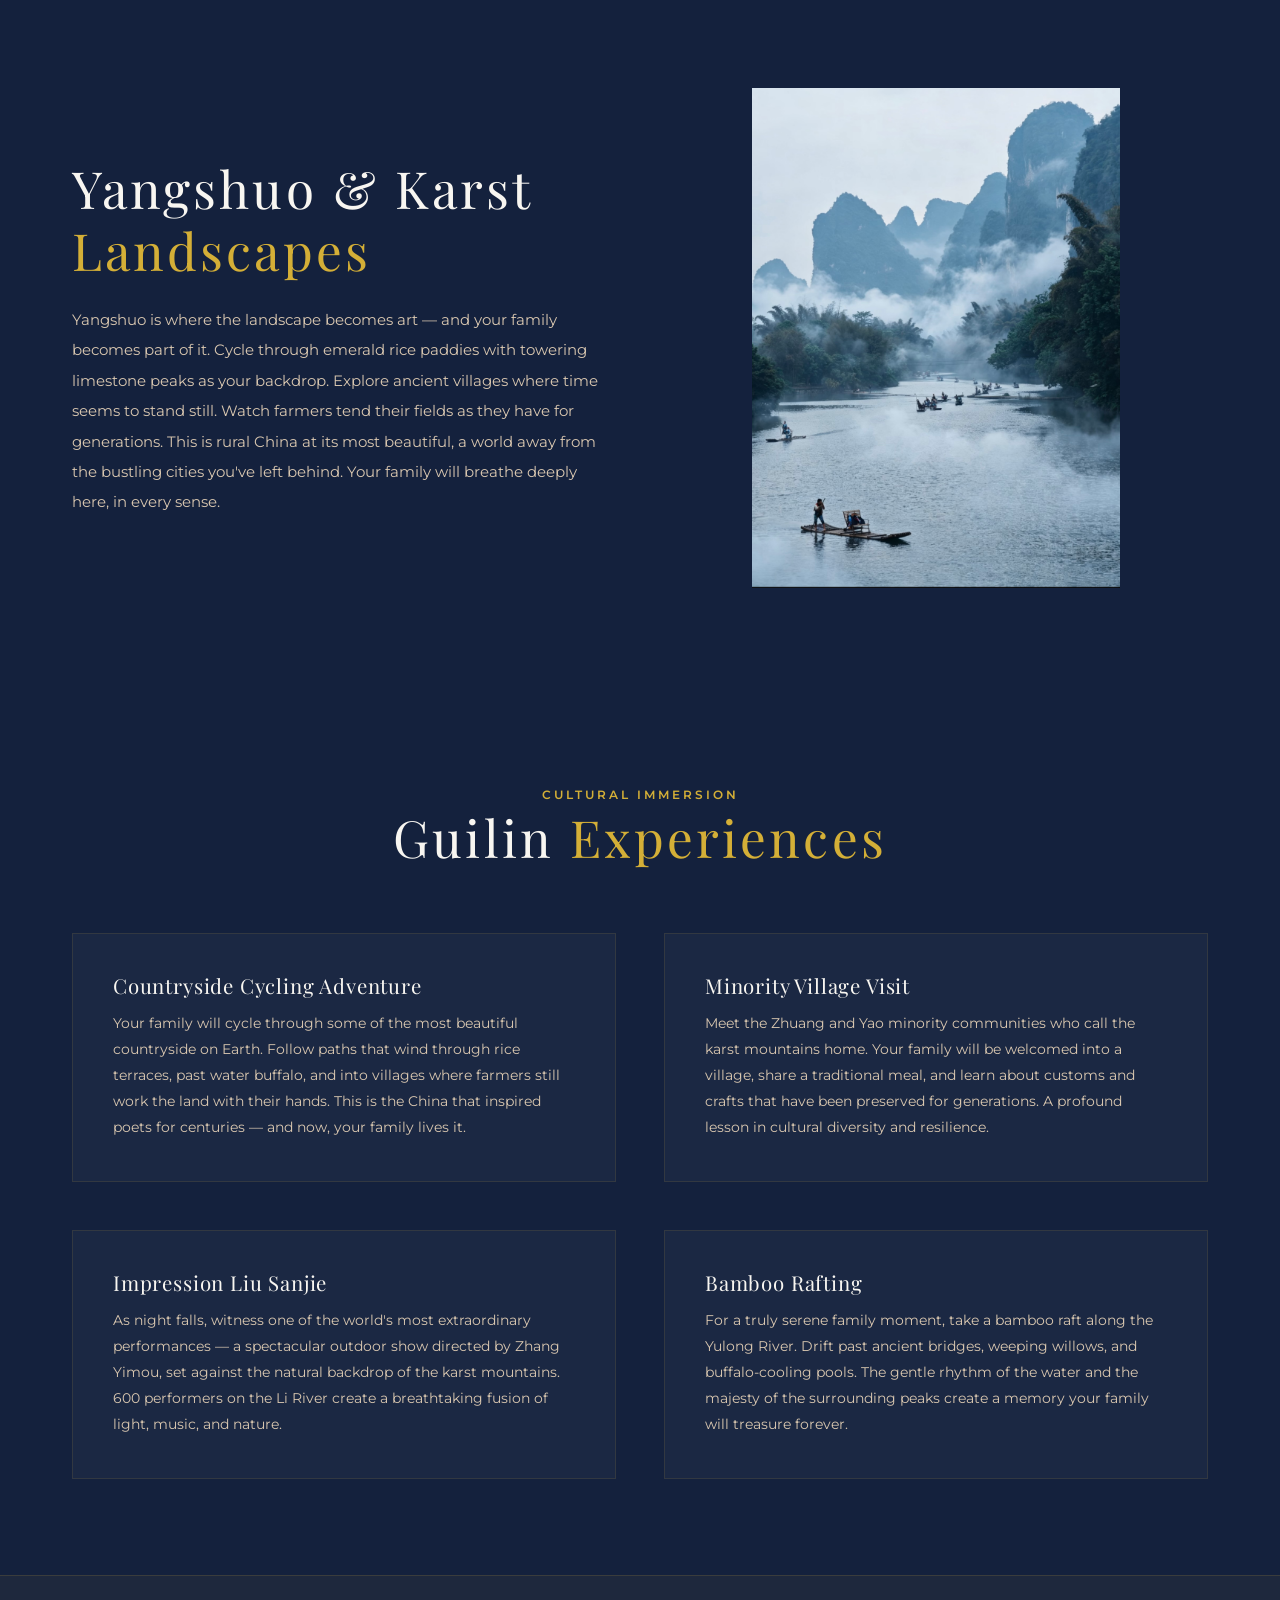
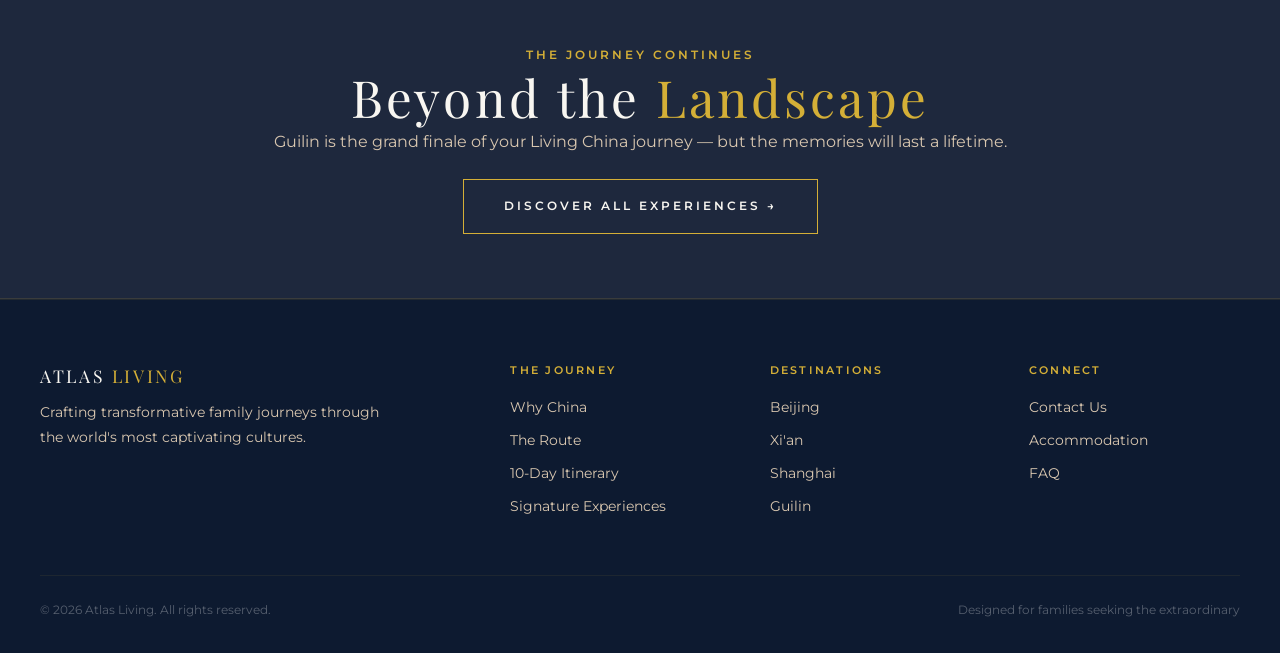
<file: guilin.html>
<!DOCTYPE html>
<html lang="en">
<head>
  <meta charset="UTF-8">
  <meta name="viewport" content="width=device-width, initial-scale=1.0">
  <title>Guilin — ATLAS LIVING | Living China</title>
  <meta name="description" content="Guilin: Where China Inspires. Cruise the Li River, explore Yangshuo, and experience the breathtaking karst landscapes on your Living China family journey.">
  <link rel="preconnect" href="https://fonts.googleapis.com">
  <link rel="preconnect" href="https://fonts.gstatic.com" crossorigin>
  <link href="https://fonts.googleapis.com/css2?family=Playfair+Display:ital,wght@0,400;0,500;0,600;1,400;1,500&family=Montserrat:wght@300;400;500;600;700&display=swap" rel="stylesheet">
  <link rel="stylesheet" href="css/style.css?v=2">
</head>
<body>

  <header class="site-header">
    <a href="index.html" class="logo">
      <img src="images/LOGO_white.png" alt="ATLAS LIVING" class="logo-img">
    </a>
    <nav class="nav-links">
      <a href="index.html">Home</a>
      <a href="why-china.html">Why China</a>
      <div class="nav-dropdown">
      <a href="route.html">The Route</a>
      <div class="nav-dropdown-menu">
        <a href="beijing.html">Beijing</a>
        <a href="xian.html">Xi'an</a>
        <a href="shanghai.html">Shanghai</a>
        <a href="guilin.html">Guilin</a>
      </div>
    </div>
      <a href="experiences.html">Experiences</a>
      <a href="itinerary.html">Itinerary</a>
      <a href="contact.html">Contact</a>
    </nav>
    <div class="hamburger">
      <span></span>
      <span></span>
      <span></span>
    </div>
  </header>

  <div class="mobile-menu">
    <a href="index.html" class="mobile-logo"><img src="images/LOGO_white.png" alt="ATLAS LIVING"></a>
    <div class="mobile-menu-links">
    <a href="index.html">Home</a>
    <a href="why-china.html">Why China</a>
    <a href="route.html">The Route</a>
    <a href="beijing.html">Beijing</a>
    <a href="xian.html">Xi'an</a>
    <a href="shanghai.html">Shanghai</a>
    <a href="guilin.html">Guilin</a>
    <a href="experiences.html">Experiences</a>
    <a href="accommodation.html">Accommodation</a>
    <a href="itinerary.html">Itinerary</a>
    <a href="contact.html">Contact</a>
    </div>
  </div>

  <section class="page-hero">
    <img src="images/Where%20China%20Inspires.jpg" alt="Guilin landscape" class="hero-image" loading="lazy">
    <div class="hero-overlay"></div>
    <div class="hero-content">
      <span class="section-label">Guilin</span>
      <h1>Where China <span class="gold-text">Inspires</span></h1>
      <p class="subtitle">Days 8–10 · Float through a living painting of mist-shrouded peaks and ancient waterways.</p>
    </div>
  </section>

  <section class="section section-dark">
    <div class="container">
      <div class="grid-2" style="align-items: center;">
        <div class="fade-in">
          <h2 style="margin-bottom: 1.5rem;">The Li River <span class="gold-text">Cruise</span></h2>
          <p style="color: #D9C7B0; line-height: 2; font-size: 0.95rem;">
            This is the China of your dreams — a dream that has been real for poets and painters for over a thousand 
            years. Your family will board a private boat and drift along the Li River, where karst peaks rise from the 
            mist like ancient brushstrokes. Water buffalo wade in shallows, fishermen float by on bamboo rafts with 
            cormorants, and every bend in the river reveals a scene more beautiful than the last. This is not a 
            sight — it's a state of being.
          </p>
        </div>
        <div class="fade-in">
          <img src="images/%E6%A1%82%E6%9E%971.jpg" alt="Li River" style="width: 100%; height: 500px; object-fit: contain; object-position: center;" loading="lazy">
        </div>
      </div>
    </div>
  </section>

  <section class="section section-dark">
    <div class="container">
      <div class="grid-2" style="align-items: center;">
        <div class="fade-in" style="order: 1;">
          <img src="images/%E6%A1%82%E6%9E%973.jpg" alt="Yangshuo" style="width: 100%; height: 500px; object-fit: contain; object-position: center;" loading="lazy">
        </div>
        <div class="fade-in" style="order: 0;">
          <h2 style="margin-bottom: 1.5rem;">Yangshuo & Karst <span class="gold-text">Landscapes</span></h2>
          <p style="color: #D9C7B0; line-height: 2; font-size: 0.95rem;">
            Yangshuo is where the landscape becomes art — and your family becomes part of it. Cycle through emerald 
            rice paddies with towering limestone peaks as your backdrop. Explore ancient villages where time seems to 
            stand still. Watch farmers tend their fields as they have for generations. This is rural China at its most 
            beautiful, a world away from the bustling cities you've left behind. Your family will breathe deeply here, 
            in every sense.
          </p>
        </div>
      </div>
    </div>
  </section>


  <section class="section section-dark">
    <div class="container">
      <div class="section-header fade-in">
        <span class="section-label">Cultural Immersion</span>
        <h2>Guilin <span class="gold-text">Experiences</span></h2>
      </div>
      <div class="grid-2 stagger-children" style="margin-top: 2rem;">
        <div class="card">
          <h3>Countryside Cycling Adventure</h3>
          <p>Your family will cycle through some of the most beautiful countryside on Earth. Follow paths that wind 
          through rice terraces, past water buffalo, and into villages where farmers still work the land with their 
          hands. This is the China that inspired poets for centuries — and now, your family lives it.</p>
        </div>
        <div class="card">
          <h3>Minority Village Visit</h3>
          <p>Meet the Zhuang and Yao minority communities who call the karst mountains home. Your family will be 
          welcomed into a village, share a traditional meal, and learn about customs and crafts that have been 
          preserved for generations. A profound lesson in cultural diversity and resilience.</p>
        </div>
        <div class="card">
          <h3>Impression Liu Sanjie</h3>
          <p>As night falls, witness one of the world's most extraordinary performances — a spectacular outdoor show 
          directed by Zhang Yimou, set against the natural backdrop of the karst mountains. 600 performers on the 
          Li River create a breathtaking fusion of light, music, and nature.</p>
        </div>
        <div class="card">
          <h3>Bamboo Rafting</h3>
          <p>For a truly serene family moment, take a bamboo raft along the Yulong River. Drift past ancient bridges, 
          weeping willows, and buffalo-cooling pools. The gentle rhythm of the water and the majesty of the 
          surrounding peaks create a memory your family will treasure forever.</p>
        </div>
      </div>
    </div>
  </section>

  <section class="section section-dark" style="text-align: center; padding: 4rem 2.5rem; background: rgba(212, 175, 55, 0.05); border-top: 1px solid rgba(212, 175, 55, 0.15); border-bottom: 1px solid rgba(212, 175, 55, 0.15);">
    <div class="container">
      <span class="section-label">The Journey Continues</span>
      <h2>Beyond the <span class="gold-text">Landscape</span></h2>
      <p style="color: #D9C7B0; margin-bottom: 1.5rem;">Guilin is the grand finale of your Living China journey — but the memories will last a lifetime.</p>
      <a href="experiences.html" class="hero-cta">Discover All Experiences →</a>
    </div>
  </section>

  <footer class="site-footer">
    <div class="footer-grid">
      <div class="footer-brand">
        <a href="index.html" class="logo">ATLAS <span>LIVING</span></a>
        <p>Crafting transformative family journeys through the world's most captivating cultures.</p>
      </div>
      <div class="footer-col">
        <h4>The Journey</h4>
        <a href="why-china.html">Why China</a>
        <a href="route.html">The Route</a>
        <a href="itinerary.html">10-Day Itinerary</a>
        <a href="experiences.html">Signature Experiences</a>
      </div>
      <div class="footer-col">
        <h4>Destinations</h4>
        <a href="beijing.html">Beijing</a>
        <a href="xian.html">Xi'an</a>
        <a href="shanghai.html">Shanghai</a>
        <a href="guilin.html">Guilin</a>
      </div>
      <div class="footer-col">
        <h4>Connect</h4>
        <a href="contact.html">Contact Us</a>
        <a href="accommodation.html">Accommodation</a>
        <a href="contact.html">FAQ</a>
      </div>
    </div>
    <div class="footer-bottom">
      <span>&copy; 2026 Atlas Living. All rights reserved.</span>
      <span>Designed for families seeking the extraordinary</span>
    </div>
  </footer>

  <script src="js/script.js?v=2"></script>
</body>
</html>
</file>
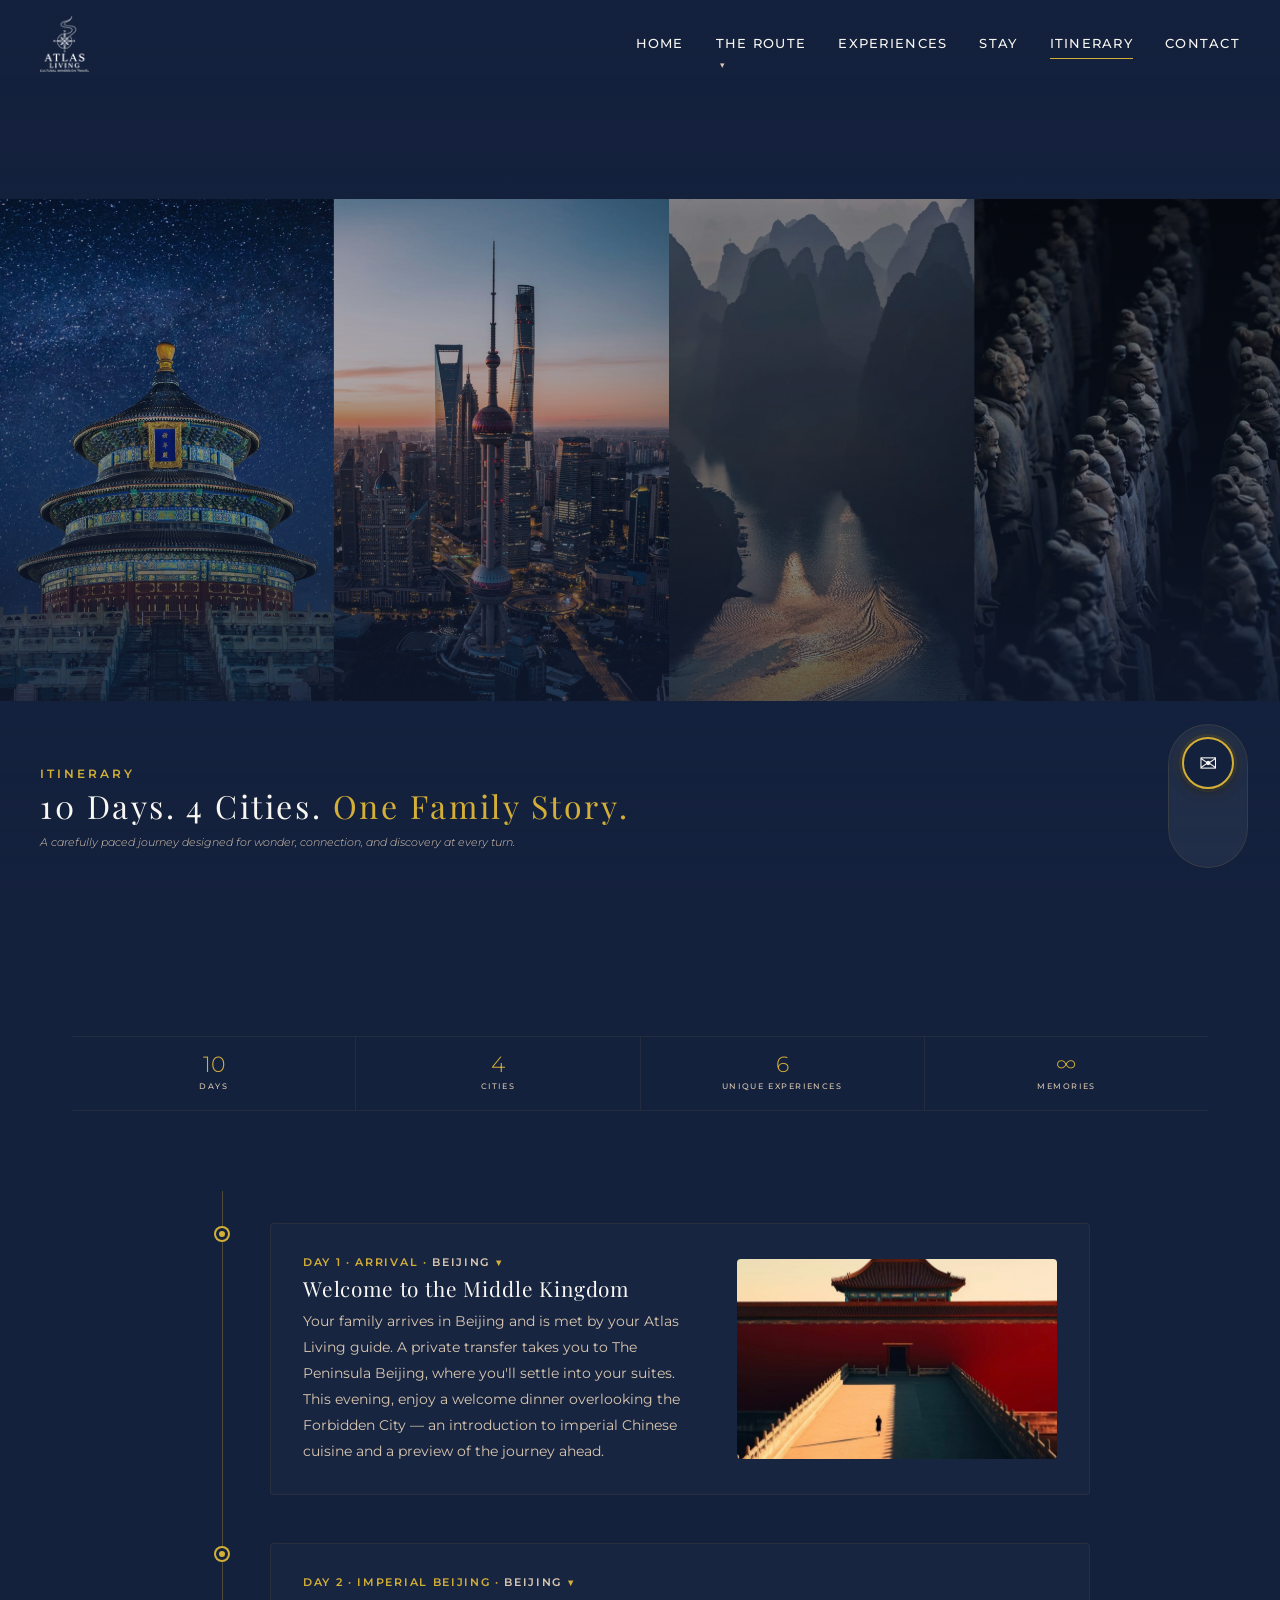
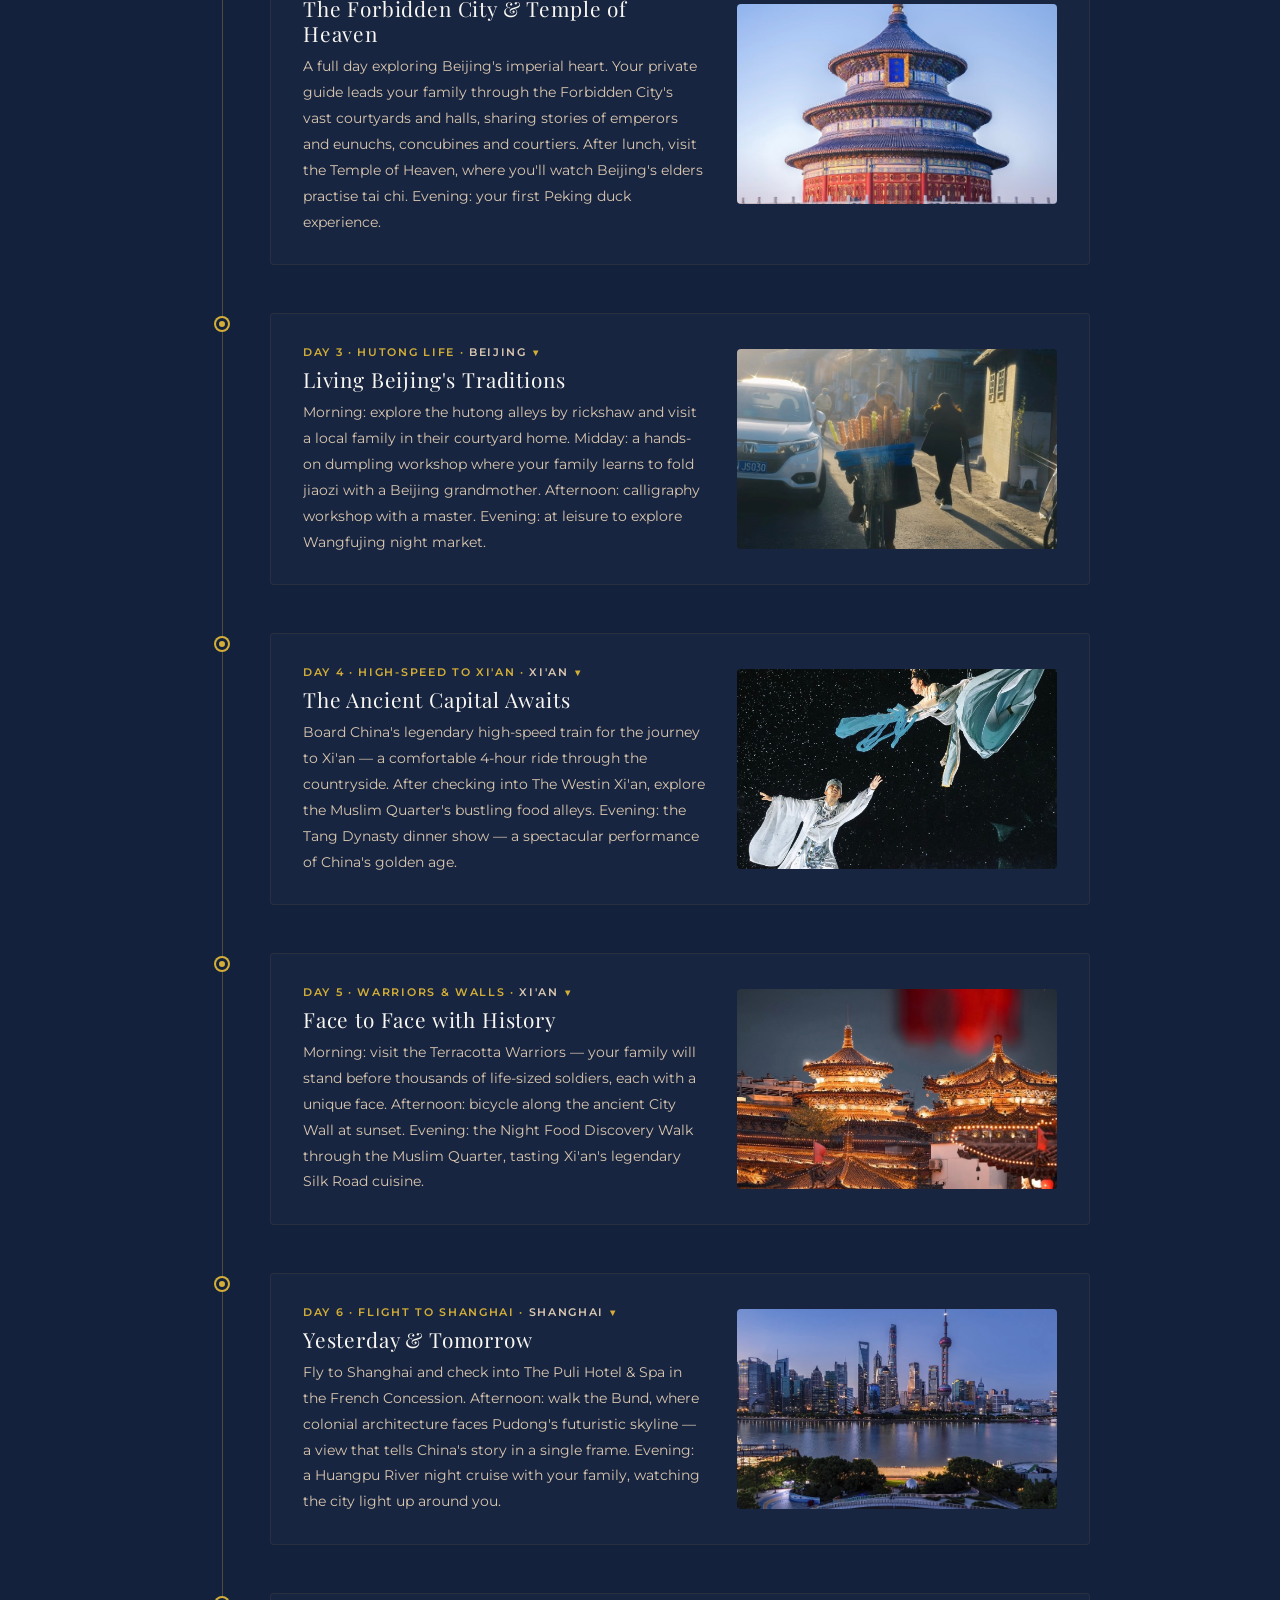
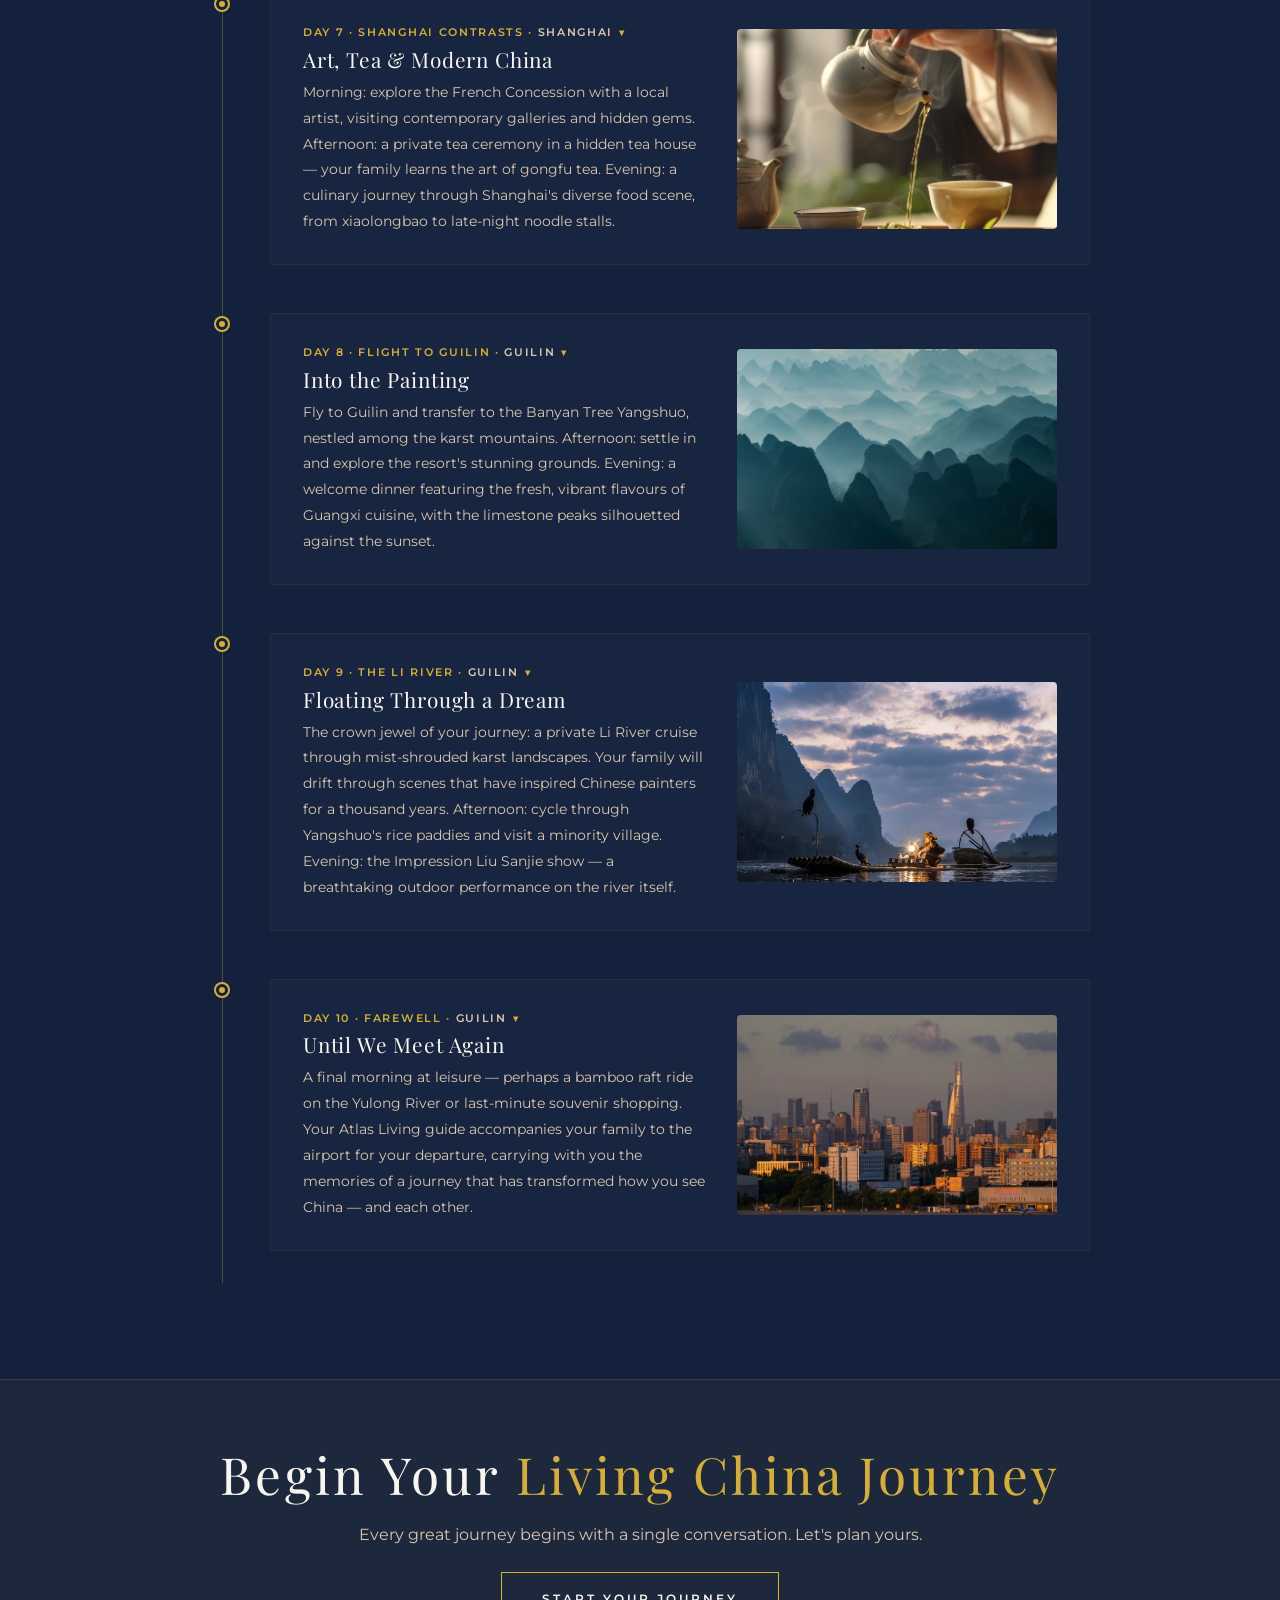
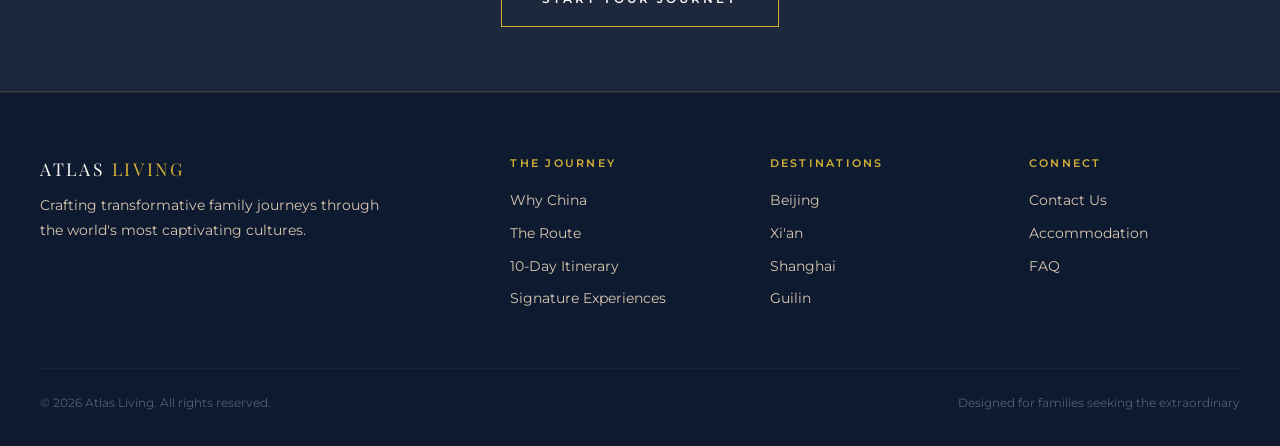
<file: itinerary.html>
<!DOCTYPE html>
<html lang="en">
<head>
  <meta charset="UTF-8">
  <meta name="viewport" content="width=device-width, initial-scale=1.0">
  <title>10-Day Itinerary — ATLAS LIVING | Living China</title>
  <meta name="description" content="Explore the complete 10-day Living China itinerary. A day-by-day journey through Beijing, Xi'an, Shanghai, and Guilin.">
  <link rel="preconnect" href="https://fonts.googleapis.com">
  <link rel="preconnect" href="https://fonts.gstatic.com" crossorigin>
  <link href="https://fonts.googleapis.com/css2?family=Playfair+Display:ital,wght@0,400;0,500;0,600;1,400;1,500&family=Montserrat:wght@300;400;500;600;700&display=swap" rel="stylesheet">
  <link rel="stylesheet" href="css/style.css?v=2">
  <style>
    .itinerary-header {
      text-align: center;
      padding: 2rem 0 3rem;
    }
    .itinerary-header .journey-stats {
      display: flex;
      justify-content: center;
      gap: 0;
      margin-top: 0.5rem;
      width: 100%;
      border-top: 1px solid rgba(212, 175, 55, 0.08);
      border-bottom: 1px solid rgba(212, 175, 55, 0.08);
    }
    .itinerary-header .journey-stats > div {
      text-align: center;
      flex: 1;
      padding: 1rem 0.5rem;
      border-right: 1px solid rgba(212, 175, 55, 0.08);
    }
    .itinerary-header .journey-stats > div:last-child {
      border-right: none;
    }
    .itinerary-header .journey-stats .num {
      font-family: 'Montserrat', sans-serif;
      font-size: 1.4rem;
      font-weight: 300;
      color: #D4AF37;
      line-height: 1;
      margin-bottom: 0.3rem;
    }
    .itinerary-header .journey-stats .label {
      font-family: 'Montserrat', sans-serif;
      font-size: 0.5rem;
      font-weight: 500;
      letter-spacing: 0.2em;
      text-transform: uppercase;
      color: #D9C7B0;
    }
    @media (max-width: 600px) {
      .itinerary-header .journey-stats {
        flex-wrap: wrap;
      }
      .itinerary-header .journey-stats > div {
        flex: 1 1 calc(50% - 0px);
        padding: 0.8rem 0.3rem;
      }
      .itinerary-header .journey-stats > div:nth-child(2) {
        border-right: none;
      }
    }
  </style>
</head>
<body>

  <header class="site-header">
    <a href="index.html" class="logo">
      <img src="images/LOGO_white.png" alt="ATLAS LIVING" class="logo-img">
    </a>
    <nav class="nav-links">
      <a href="index.html">Home</a>
      <div class="nav-dropdown">
      <a href="route.html">The Route</a>
      <div class="nav-dropdown-menu">
        <a href="beijing.html">Beijing</a>
        <a href="xian.html">Xi'an</a>
        <a href="shanghai.html">Shanghai</a>
        <a href="guilin.html">Guilin</a>
      </div>
    </div>
      <a href="experiences.html">Experiences</a>
      <a href="accommodation.html">Stay</a>
      <a href="itinerary.html" class="active">Itinerary</a>
      <a href="contact.html">Contact</a>
    </nav>
    <div class="hamburger">
      <span></span>
      <span></span>
      <span></span>
    </div>
  </header>

  <div class="mobile-menu">
    <a href="index.html" class="mobile-logo"><img src="images/LOGO_white.png" alt="ATLAS LIVING"></a>
    <div class="mobile-menu-links">
    <a href="index.html">Home</a>
    <a href="why-china.html">Why China</a>
    <a href="route.html">The Route</a>
    <a href="beijing.html">Beijing</a>
    <a href="xian.html">Xi'an</a>
    <a href="shanghai.html">Shanghai</a>
    <a href="guilin.html">Guilin</a>
    <a href="experiences.html">Experiences</a>
    <a href="accommodation.html">Accommodation</a>
    <a href="itinerary.html">Itinerary</a>
    <a href="contact.html">Contact</a>
    </div>
  </div>

  <section class="page-hero">
    <img src="images/four.jpg" alt="Journey" class="hero-image" loading="lazy">
    <div class="hero-overlay"></div>
    <div class="hero-content">
      <span class="section-label">Itinerary</span>
      <h1 style="white-space: nowrap; font-size: clamp(1.6rem, 2.5vw, 2.8rem);">10 Days. 4 Cities. <span class="gold-text">One Family Story.</span></h1>
      <p class="subtitle" style="white-space: nowrap; font-family: 'Montserrat', sans-serif; font-weight: 300; font-size: clamp(0.7rem, 0.85vw, 0.8rem);">A carefully paced journey designed for wonder, connection, and discovery at every turn.</p>
    </div>
  </section>

  <!-- OVERVIEW STATS -->
  <section class="section section-dark" style="padding-bottom: 0;">
    <div class="container">
      <div class="itinerary-header fade-in">
        <div class="journey-stats">
          <div>
            <div class="num">10</div>
            <div class="label">Days</div>
          </div>
          <div>
            <div class="num">4</div>
            <div class="label">Cities</div>
          </div>
          <div>
            <div class="num">6</div>
            <div class="label">Unique Experiences</div>
          </div>
          <div>
            <div class="num">∞</div>
            <div class="label">Memories</div>
          </div>
        </div>
      </div>
    </div>
  </section>

  <!-- TIMELINE -->
  <section class="section section-dark" style="padding-top: 2rem;">
    <div class="container">
      <div class="timeline">

        <!-- Day 1 · Arrival -->
        <div class="timeline-item fade-in">
          <div class="timeline-marker"></div>
          <div class="timeline-day">
            <div class="timeline-day-content">
              <div class="day-tag">Day 1 · Arrival · <span class="city-tag">Beijing</span></div>

              <h3>Welcome to the Middle Kingdom</h3>
              <p>Your family arrives in Beijing and is met by your Atlas Living guide. A private transfer takes you to The Peninsula Beijing, where you'll settle into your suites. This evening, enjoy a welcome dinner overlooking the Forbidden City — an introduction to imperial Chinese cuisine and a preview of the journey ahead.</p>
            </div>
            <img src="images/1.jpg" alt="Day 1" class="timeline-day-image reveal" loading="lazy">
          </div>
        </div>

        <!-- Day 2 · Imperial Beijing -->
        <div class="timeline-item fade-in">
          <div class="timeline-marker"></div>
          <div class="timeline-day">
            <div class="timeline-day-content">
              <div class="day-tag">Day 2 · Imperial Beijing · <span class="city-tag">Beijing</span></div>

              <h3>The Forbidden City & Temple of Heaven</h3>
              <p>A full day exploring Beijing's imperial heart. Your private guide leads your family through the Forbidden City's vast courtyards and halls, sharing stories of emperors and eunuchs, concubines and courtiers. After lunch, visit the Temple of Heaven, where you'll watch Beijing's elders practise tai chi. Evening: your first Peking duck experience.</p>
            </div>
            <img src="images/2.jpg" alt="Day 2" class="timeline-day-image reveal" loading="lazy">
          </div>
        </div>

        <!-- Day 3 · Hutong Life -->
        <div class="timeline-item fade-in">
          <div class="timeline-marker"></div>
          <div class="timeline-day">
            <div class="timeline-day-content">
              <div class="day-tag">Day 3 · Hutong Life · <span class="city-tag">Beijing</span></div>

              <h3>Living Beijing's Traditions</h3>
              <p>Morning: explore the hutong alleys by rickshaw and visit a local family in their courtyard home. Midday: a hands-on dumpling workshop where your family learns to fold jiaozi with a Beijing grandmother. Afternoon: calligraphy workshop with a master. Evening: at leisure to explore Wangfujing night market.</p>
            </div>
            <img src="images/3.jpg" alt="Day 3" class="timeline-day-image reveal" loading="lazy">
          </div>
        </div>

        <!-- Day 4 · High-Speed to Xi'an -->
        <div class="timeline-item fade-in">
          <div class="timeline-marker"></div>
          <div class="timeline-day">
            <div class="timeline-day-content">
              <div class="day-tag">Day 4 · High-Speed to Xi'an · <span class="city-tag">Xi'an</span></div>

              <h3>The Ancient Capital Awaits</h3>
              <p>Board China's legendary high-speed train for the journey to Xi'an — a comfortable 4-hour ride through the countryside. After checking into The Westin Xi'an, explore the Muslim Quarter's bustling food alleys. Evening: the Tang Dynasty dinner show — a spectacular performance of China's golden age.</p>
            </div>
            <img src="images/4.jpg" alt="Day 4" class="timeline-day-image reveal" loading="lazy">
          </div>
        </div>

        <!-- Day 5 · Warriors & Walls -->
        <div class="timeline-item fade-in">
          <div class="timeline-marker"></div>
          <div class="timeline-day">
            <div class="timeline-day-content">
              <div class="day-tag">Day 5 · Warriors & Walls · <span class="city-tag">Xi'an</span></div>

              <h3>Face to Face with History</h3>
              <p>Morning: visit the Terracotta Warriors — your family will stand before thousands of life-sized soldiers, each with a unique face. Afternoon: bicycle along the ancient City Wall at sunset. Evening: the Night Food Discovery Walk through the Muslim Quarter, tasting Xi'an's legendary Silk Road cuisine.</p>
            </div>
            <img src="images/5.jpg" alt="Day 5" class="timeline-day-image reveal" loading="lazy">
          </div>
        </div>

        <!-- Day 6 · Flight to Shanghai -->
        <div class="timeline-item fade-in">
          <div class="timeline-marker"></div>
          <div class="timeline-day">
            <div class="timeline-day-content">
              <div class="day-tag">Day 6 · Flight to Shanghai · <span class="city-tag">Shanghai</span></div>

              <h3>Yesterday & Tomorrow</h3>
              <p>Fly to Shanghai and check into The Puli Hotel & Spa in the French Concession. Afternoon: walk the Bund, where colonial architecture faces Pudong's futuristic skyline — a view that tells China's story in a single frame. Evening: a Huangpu River night cruise with your family, watching the city light up around you.</p>
            </div>
            <img src="images/6.jpg" alt="Day 6" class="timeline-day-image reveal" loading="lazy">
          </div>
        </div>

        <!-- Day 7 · Shanghai Contrasts -->
        <div class="timeline-item fade-in">
          <div class="timeline-marker"></div>
          <div class="timeline-day">
            <div class="timeline-day-content">
              <div class="day-tag">Day 7 · Shanghai Contrasts · <span class="city-tag">Shanghai</span></div>

              <h3>Art, Tea & Modern China</h3>
              <p>Morning: explore the French Concession with a local artist, visiting contemporary galleries and hidden gems. Afternoon: a private tea ceremony in a hidden tea house — your family learns the art of gongfu tea. Evening: a culinary journey through Shanghai's diverse food scene, from xiaolongbao to late-night noodle stalls.</p>
            </div>
            <img src="images/7.jpg" alt="Day 7" class="timeline-day-image reveal" loading="lazy">
          </div>
        </div>

        <!-- Day 8 · Flight to Guilin -->
        <div class="timeline-item fade-in">
          <div class="timeline-marker"></div>
          <div class="timeline-day">
            <div class="timeline-day-content">
              <div class="day-tag">Day 8 · Flight to Guilin · <span class="city-tag">Guilin</span></div>

              <h3>Into the Painting</h3>
              <p>Fly to Guilin and transfer to the Banyan Tree Yangshuo, nestled among the karst mountains. Afternoon: settle in and explore the resort's stunning grounds. Evening: a welcome dinner featuring the fresh, vibrant flavours of Guangxi cuisine, with the limestone peaks silhouetted against the sunset.</p>
            </div>
            <img src="images/8.jpg" alt="Day 8" class="timeline-day-image reveal" loading="lazy">
          </div>
        </div>

        <!-- Day 9 · The Li River -->
        <div class="timeline-item fade-in">
          <div class="timeline-marker"></div>
          <div class="timeline-day">
            <div class="timeline-day-content">
              <div class="day-tag">Day 9 · The Li River · <span class="city-tag">Guilin</span></div>

              <h3>Floating Through a Dream</h3>
              <p>The crown jewel of your journey: a private Li River cruise through mist-shrouded karst landscapes. Your family will drift through scenes that have inspired Chinese painters for a thousand years. Afternoon: cycle through Yangshuo's rice paddies and visit a minority village. Evening: the Impression Liu Sanjie show — a breathtaking outdoor performance on the river itself.</p>
            </div>
            <img src="images/9.jpg" alt="Day 9" class="timeline-day-image reveal" loading="lazy">
          </div>
        </div>

        <!-- Day 10 · Farewell -->
        <div class="timeline-item fade-in">
          <div class="timeline-marker"></div>
          <div class="timeline-day">
            <div class="timeline-day-content">
              <div class="day-tag">Day 10 · Farewell · <span class="city-tag">Guilin</span></div>

              <h3>Until We Meet Again</h3>
              <p>A final morning at leisure — perhaps a bamboo raft ride on the Yulong River or last-minute souvenir shopping. Your Atlas Living guide accompanies your family to the airport for your departure, carrying with you the memories of a journey that has transformed how you see China — and each other.</p>
            </div>
            <img src="images/10.jpg" alt="Day 10" class="timeline-day-image reveal" loading="lazy">
          </div>
        </div>

      </div>
    </div>
  </section>

  <!-- CTA -->
  <section class="section" style="text-align: center; padding: 4rem 2.5rem; background: rgba(212, 175, 55, 0.05); border-top: 1px solid rgba(212, 175, 55, 0.15); border-bottom: 1px solid rgba(212, 175, 55, 0.15);">
    <div class="container">
      <h2 style="margin-bottom: 1rem;">Begin Your <span class="gold-text">Living China Journey</span></h2>
      <p style="color: #D9C7B0; margin-bottom: 1.5rem;">Every great journey begins with a single conversation. Let's plan yours.</p>
      <a href="contact.html" class="hero-cta">Start Your Journey</a>
    </div>
  </section>

  <footer class="site-footer">
    <div class="footer-grid">
      <div class="footer-brand">
        <a href="index.html" class="logo">ATLAS <span>LIVING</span></a>
        <p>Crafting transformative family journeys through the world's most captivating cultures.</p>
      </div>
      <div class="footer-col">
        <h4>The Journey</h4>
        <a href="why-china.html">Why China</a>
        <a href="route.html">The Route</a>
        <a href="itinerary.html">10-Day Itinerary</a>
        <a href="experiences.html">Signature Experiences</a>
      </div>
      <div class="footer-col">
        <h4>Destinations</h4>
        <a href="beijing.html">Beijing</a>
        <a href="xian.html">Xi'an</a>
        <a href="shanghai.html">Shanghai</a>
        <a href="guilin.html">Guilin</a>
      </div>
      <div class="footer-col">
        <h4>Connect</h4>
        <a href="contact.html">Contact Us</a>
        <a href="accommodation.html">Accommodation</a>
        <a href="contact.html">FAQ</a>
      </div>
    </div>
    <div class="footer-bottom">
      <span>&copy; 2026 Atlas Living. All rights reserved.</span>
      <span>Designed for families seeking the extraordinary</span>
    </div>
  </footer>

  <script src="js/script.js?v=2"></script>
</body>
</html>
</file>
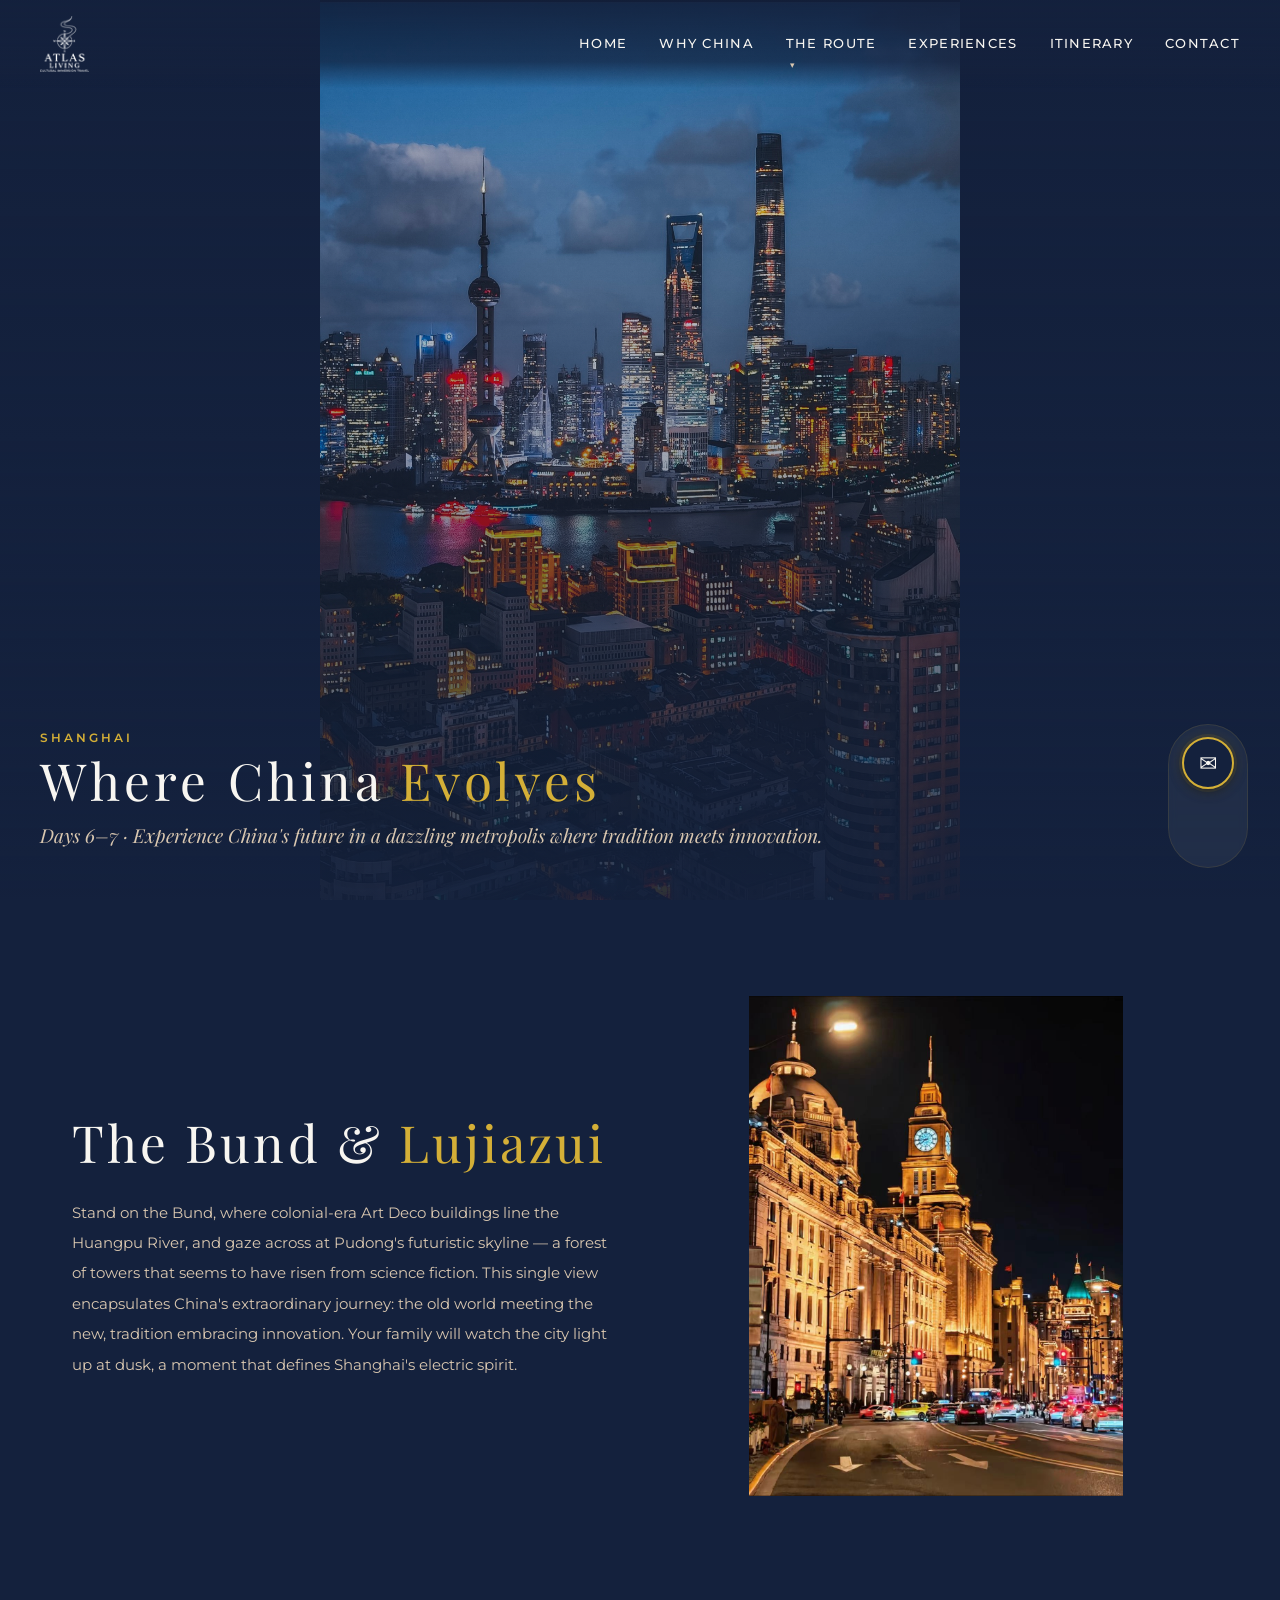
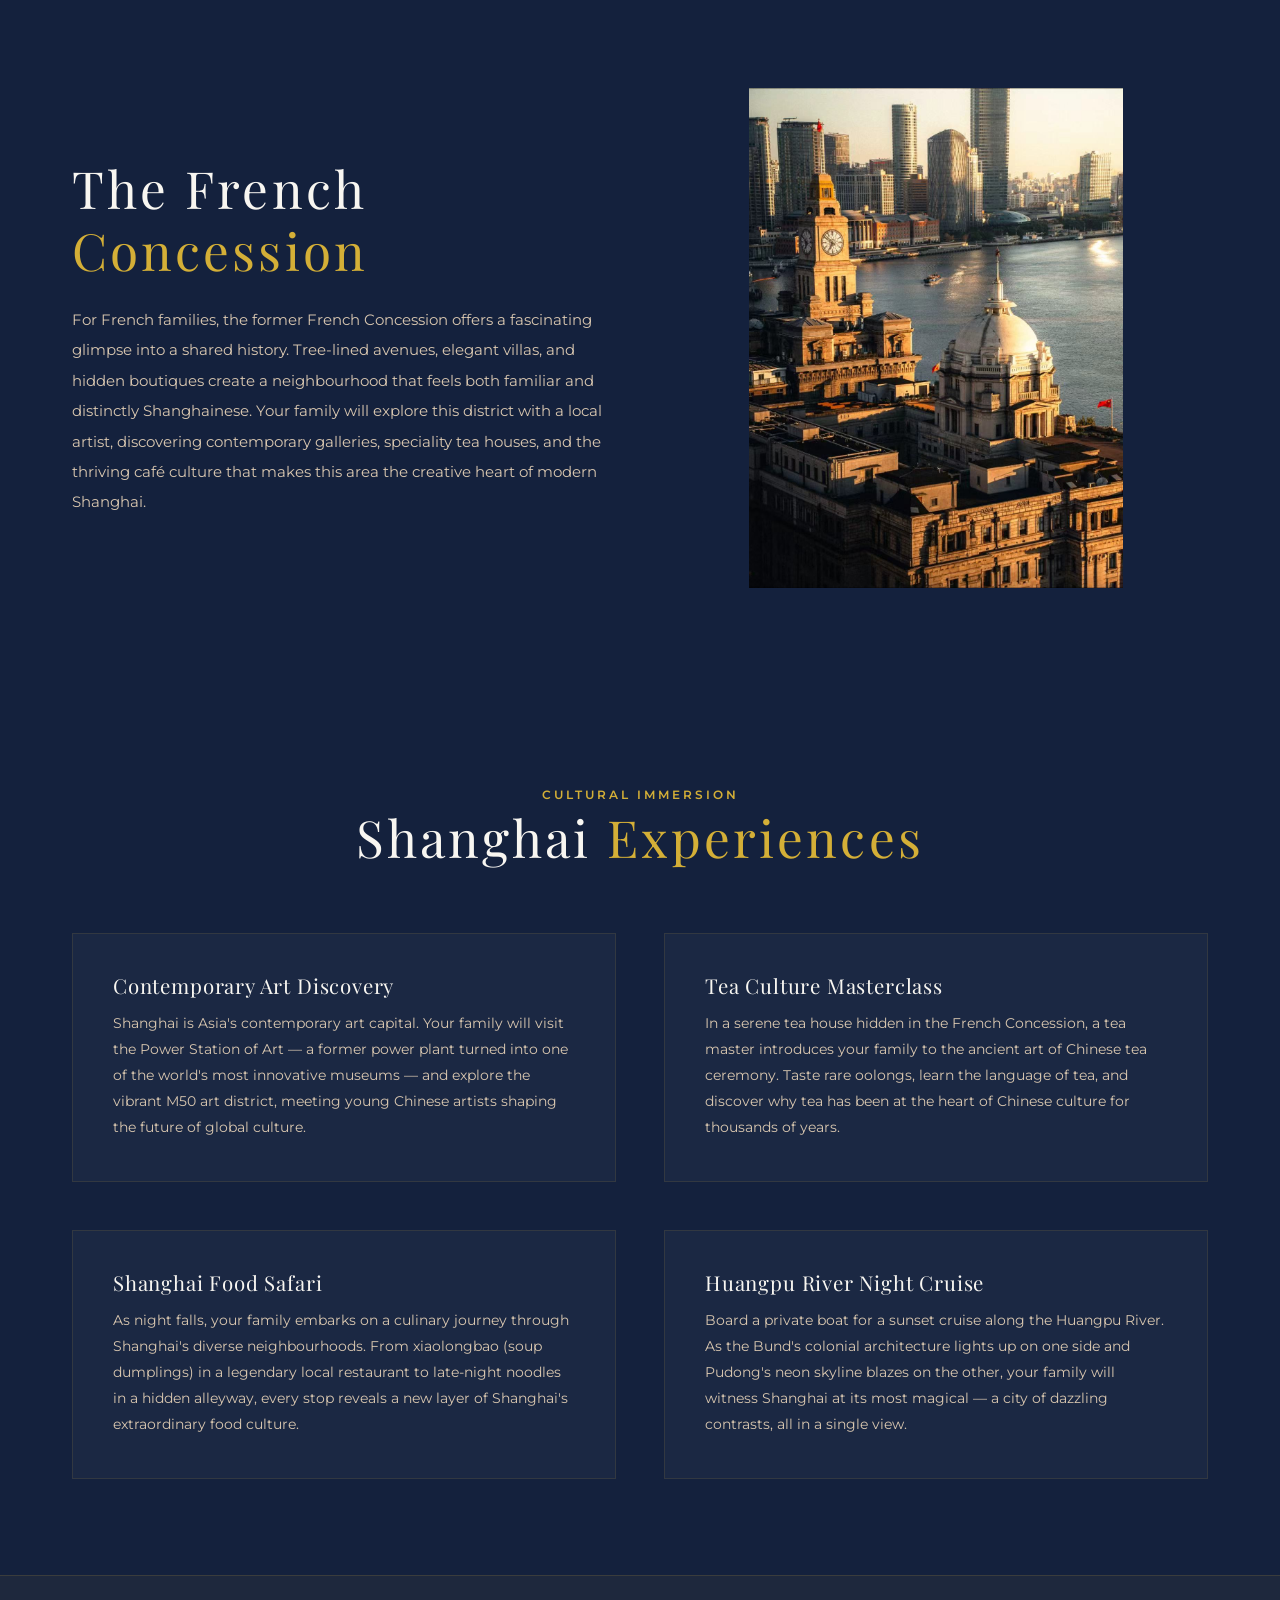
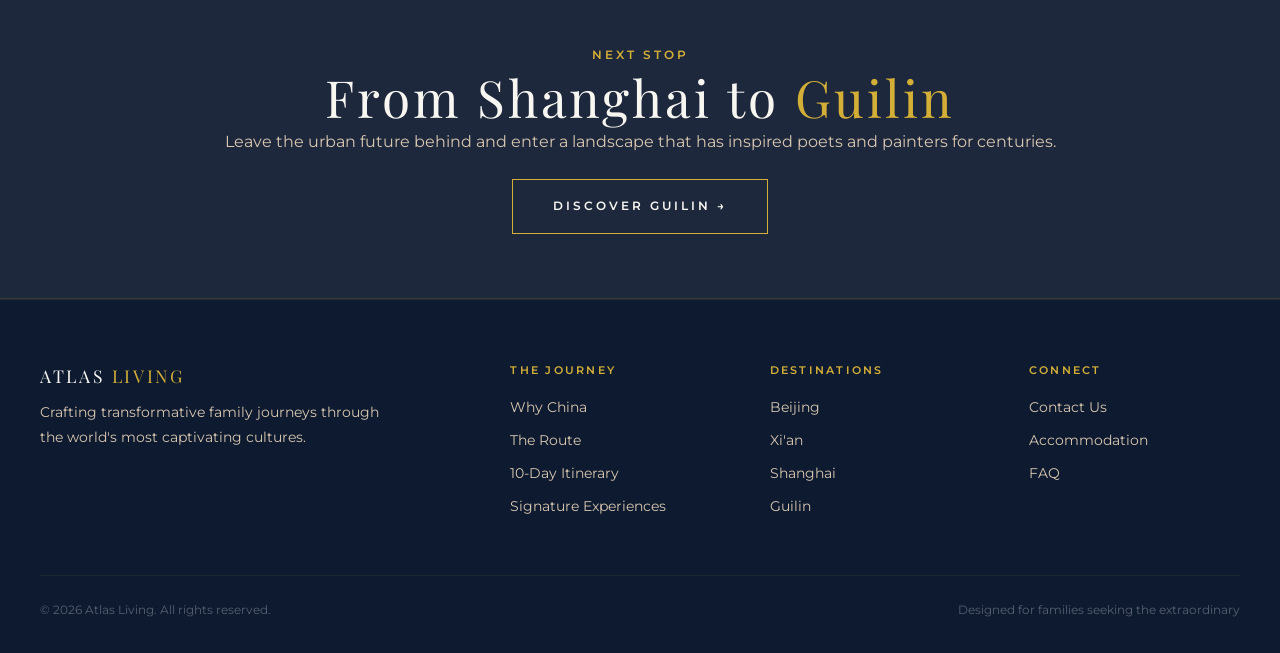
<file: shanghai.html>
<!DOCTYPE html>
<html lang="en">
<head>
  <meta charset="UTF-8">
  <meta name="viewport" content="width=device-width, initial-scale=1.0">
  <title>Shanghai — ATLAS LIVING | Living China</title>
  <meta name="description" content="Shanghai: Where China Evolves. Explore The Bund, Lujiazui Skyline, French Concession, and contemporary Chinese lifestyle on your Living China journey.">
  <link rel="preconnect" href="https://fonts.googleapis.com">
  <link rel="preconnect" href="https://fonts.gstatic.com" crossorigin>
  <link href="https://fonts.googleapis.com/css2?family=Playfair+Display:ital,wght@0,400;0,500;0,600;1,400;1,500&family=Montserrat:wght@300;400;500;600;700&display=swap" rel="stylesheet">
  <link rel="stylesheet" href="css/style.css?v=2">
</head>
<body>

  <header class="site-header">
    <a href="index.html" class="logo">
      <img src="images/LOGO_white.png" alt="ATLAS LIVING" class="logo-img">
    </a>
    <nav class="nav-links">
      <a href="index.html">Home</a>
      <a href="why-china.html">Why China</a>
      <div class="nav-dropdown">
      <a href="route.html">The Route</a>
      <div class="nav-dropdown-menu">
        <a href="beijing.html">Beijing</a>
        <a href="xian.html">Xi'an</a>
        <a href="shanghai.html">Shanghai</a>
        <a href="guilin.html">Guilin</a>
      </div>
    </div>
      <a href="experiences.html">Experiences</a>
      <a href="itinerary.html">Itinerary</a>
      <a href="contact.html">Contact</a>
    </nav>
    <div class="hamburger">
      <span></span>
      <span></span>
      <span></span>
    </div>
  </header>

  <div class="mobile-menu">
    <a href="index.html" class="mobile-logo"><img src="images/LOGO_white.png" alt="ATLAS LIVING"></a>
    <div class="mobile-menu-links">
    <a href="index.html">Home</a>
    <a href="why-china.html">Why China</a>
    <a href="route.html">The Route</a>
    <a href="beijing.html">Beijing</a>
    <a href="xian.html">Xi'an</a>
    <a href="shanghai.html">Shanghai</a>
    <a href="guilin.html">Guilin</a>
    <a href="experiences.html">Experiences</a>
    <a href="accommodation.html">Accommodation</a>
    <a href="itinerary.html">Itinerary</a>
    <a href="contact.html">Contact</a>
    </div>
  </div>

  <section class="page-hero">
    <img src="images/Where%20China%20Evolves.jpg" alt="Shanghai" class="hero-image" loading="lazy">
    <div class="hero-overlay"></div>
    <div class="hero-content">
      <span class="section-label">Shanghai</span>
      <h1>Where China <span class="gold-text">Evolves</span></h1>
      <p class="subtitle">Days 6–7 · Experience China's future in a dazzling metropolis where tradition meets innovation.</p>
    </div>
  </section>

  <section class="section section-dark">
    <div class="container">
      <div class="grid-2" style="align-items: center;">
        <div class="fade-in">
          <h2 style="margin-bottom: 1.5rem;">The Bund & <span class="gold-text">Lujiazui</span></h2>
          <p style="color: #D9C7B0; line-height: 2; font-size: 0.95rem;">
            Stand on the Bund, where colonial-era Art Deco buildings line the Huangpu River, and gaze across at 
            Pudong's futuristic skyline — a forest of towers that seems to have risen from science fiction. This 
            single view encapsulates China's extraordinary journey: the old world meeting the new, tradition 
            embracing innovation. Your family will watch the city light up at dusk, a moment that defines Shanghai's 
            electric spirit.
          </p>
        </div>
        <div class="fade-in">
          <img src="images/%E4%B8%8A%E6%B5%B72.jpg" alt="The Bund Shanghai" style="width: 100%; height: 500px; object-fit: contain; object-position: center;" loading="lazy">
        </div>
      </div>
    </div>
  </section>

  <section class="section section-dark">
    <div class="container">
      <div class="grid-2" style="align-items: center;">
        <div class="fade-in" style="order: 1;">
          <img src="images/%E4%B8%8A%E6%B5%B73.jpg" alt="French Concession" style="width: 100%; height: 500px; object-fit: contain; object-position: center;" loading="lazy">
        </div>
        <div class="fade-in" style="order: 0;">
          <h2 style="margin-bottom: 1.5rem;">The French <span class="gold-text">Concession</span></h2>
          <p style="color: #D9C7B0; line-height: 2; font-size: 0.95rem;">
            For French families, the former French Concession offers a fascinating glimpse into a shared history. 
            Tree-lined avenues, elegant villas, and hidden boutiques create a neighbourhood that feels both familiar 
            and distinctly Shanghainese. Your family will explore this district with a local artist, discovering 
            contemporary galleries, speciality tea houses, and the thriving café culture that makes this area the 
            creative heart of modern Shanghai.
          </p>
        </div>
      </div>
    </div>
  </section>


  <section class="section section-dark">
    <div class="container">
      <div class="section-header fade-in">
        <span class="section-label">Cultural Immersion</span>
        <h2>Shanghai <span class="gold-text">Experiences</span></h2>
      </div>
      <div class="grid-2 stagger-children" style="margin-top: 2rem;">
        <div class="card">
          <h3>Contemporary Art Discovery</h3>
          <p>Shanghai is Asia's contemporary art capital. Your family will visit the Power Station of Art — a former 
          power plant turned into one of the world's most innovative museums — and explore the vibrant M50 art 
          district, meeting young Chinese artists shaping the future of global culture.</p>
        </div>
        <div class="card">
          <h3>Tea Culture Masterclass</h3>
          <p>In a serene tea house hidden in the French Concession, a tea master introduces your family to the 
          ancient art of Chinese tea ceremony. Taste rare oolongs, learn the language of tea, and discover why 
          tea has been at the heart of Chinese culture for thousands of years.</p>
        </div>
        <div class="card">
          <h3>Shanghai Food Safari</h3>
          <p>As night falls, your family embarks on a culinary journey through Shanghai's diverse neighbourhoods. 
          From xiaolongbao (soup dumplings) in a legendary local restaurant to late-night noodles in a hidden 
          alleyway, every stop reveals a new layer of Shanghai's extraordinary food culture.</p>
        </div>
        <div class="card">
          <h3>Huangpu River Night Cruise</h3>
          <p>Board a private boat for a sunset cruise along the Huangpu River. As the Bund's colonial architecture 
          lights up on one side and Pudong's neon skyline blazes on the other, your family will witness Shanghai 
          at its most magical — a city of dazzling contrasts, all in a single view.</p>
        </div>
      </div>
    </div>
  </section>

  <section class="section" style="text-align: center; padding: 4rem 2.5rem; background: rgba(212, 175, 55, 0.05); border-top: 1px solid rgba(212, 175, 55, 0.15); border-bottom: 1px solid rgba(212, 175, 55, 0.15);">
    <div class="container">
      <span class="section-label">Next Stop</span>
      <h2>From Shanghai to <span class="gold-text">Guilin</span></h2>
      <p style="color: #D9C7B0; margin-bottom: 1.5rem;">Leave the urban future behind and enter a landscape that has inspired poets and painters for centuries.</p>
      <a href="guilin.html" class="hero-cta">Discover Guilin →</a>
    </div>
  </section>

  <footer class="site-footer">
    <div class="footer-grid">
      <div class="footer-brand">
        <a href="index.html" class="logo">ATLAS <span>LIVING</span></a>
        <p>Crafting transformative family journeys through the world's most captivating cultures.</p>
      </div>
      <div class="footer-col">
        <h4>The Journey</h4>
        <a href="why-china.html">Why China</a>
        <a href="route.html">The Route</a>
        <a href="itinerary.html">10-Day Itinerary</a>
        <a href="experiences.html">Signature Experiences</a>
      </div>
      <div class="footer-col">
        <h4>Destinations</h4>
        <a href="beijing.html">Beijing</a>
        <a href="xian.html">Xi'an</a>
        <a href="shanghai.html">Shanghai</a>
        <a href="guilin.html">Guilin</a>
      </div>
      <div class="footer-col">
        <h4>Connect</h4>
        <a href="contact.html">Contact Us</a>
        <a href="accommodation.html">Accommodation</a>
        <a href="contact.html">FAQ</a>
      </div>
    </div>
    <div class="footer-bottom">
      <span>&copy; 2026 Atlas Living. All rights reserved.</span>
      <span>Designed for families seeking the extraordinary</span>
    </div>
  </footer>

  <script src="js/script.js?v=2"></script>
</body>
</html>
</file>
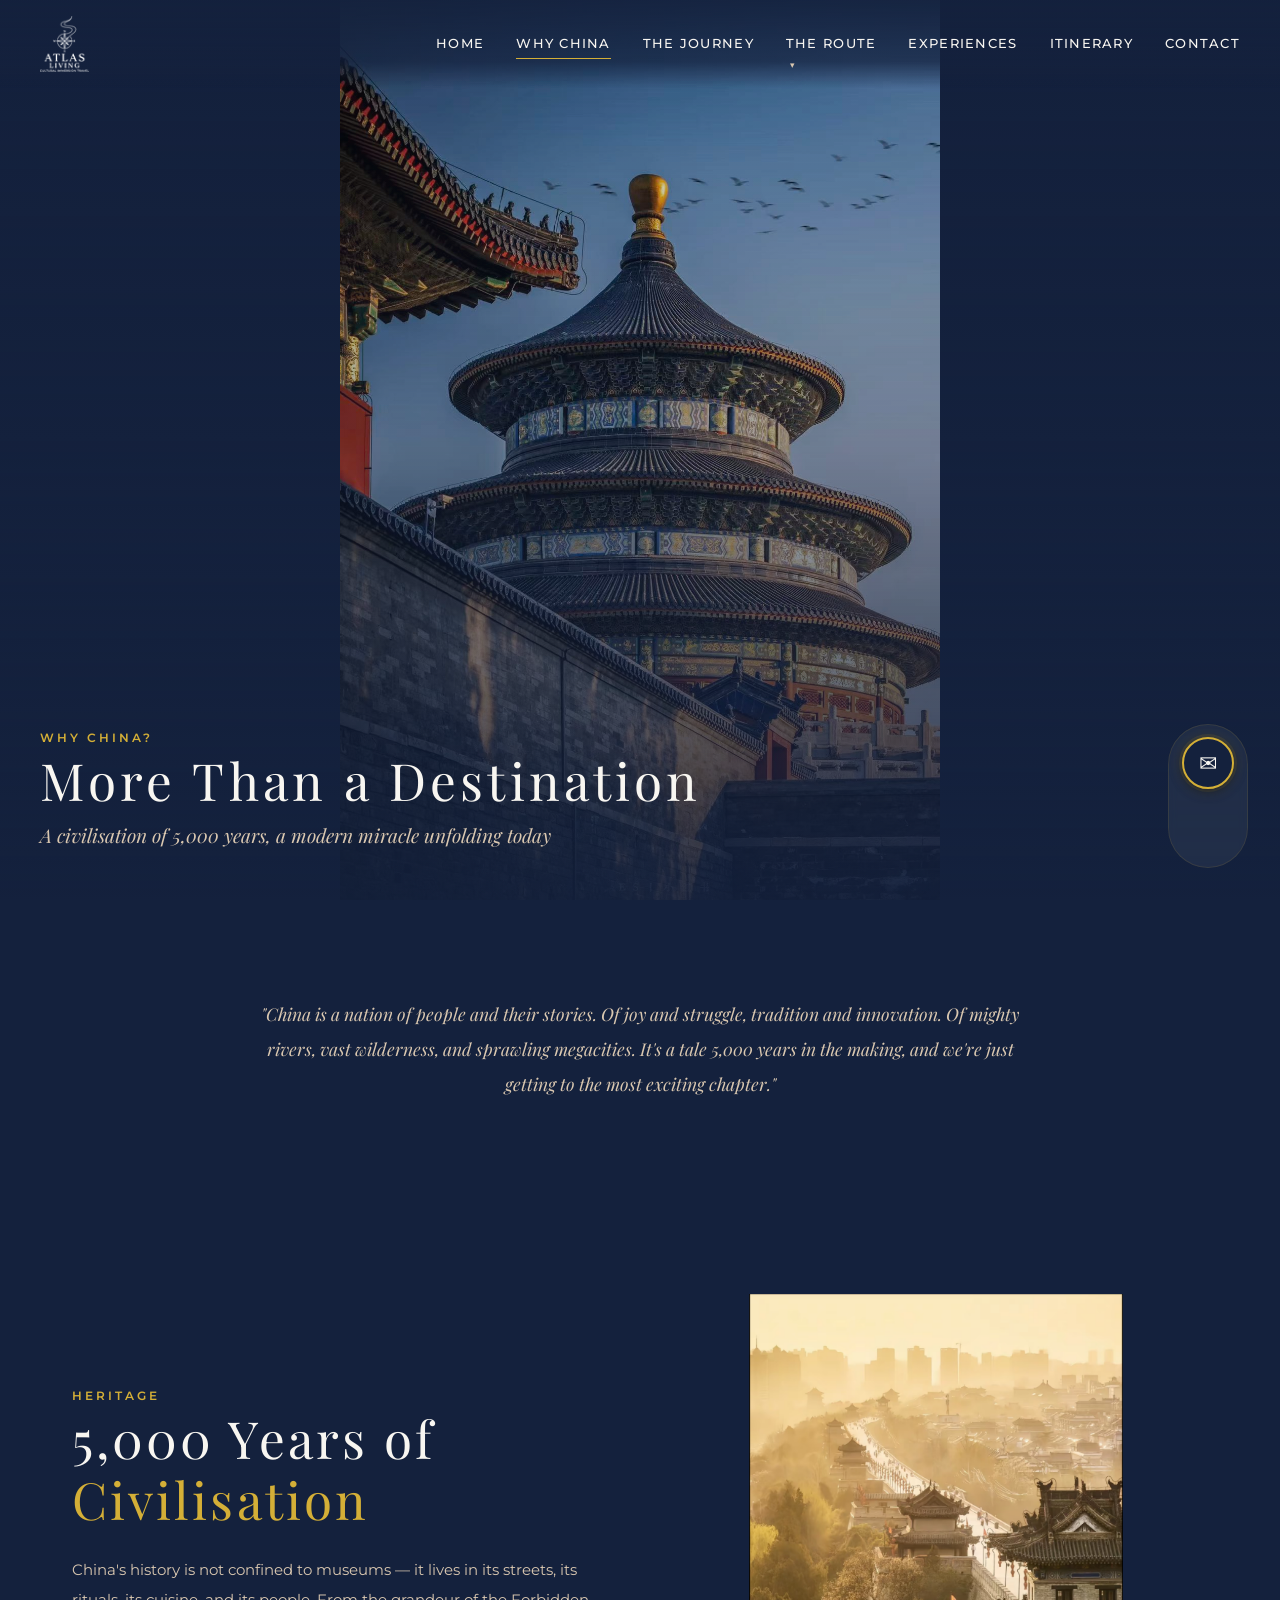
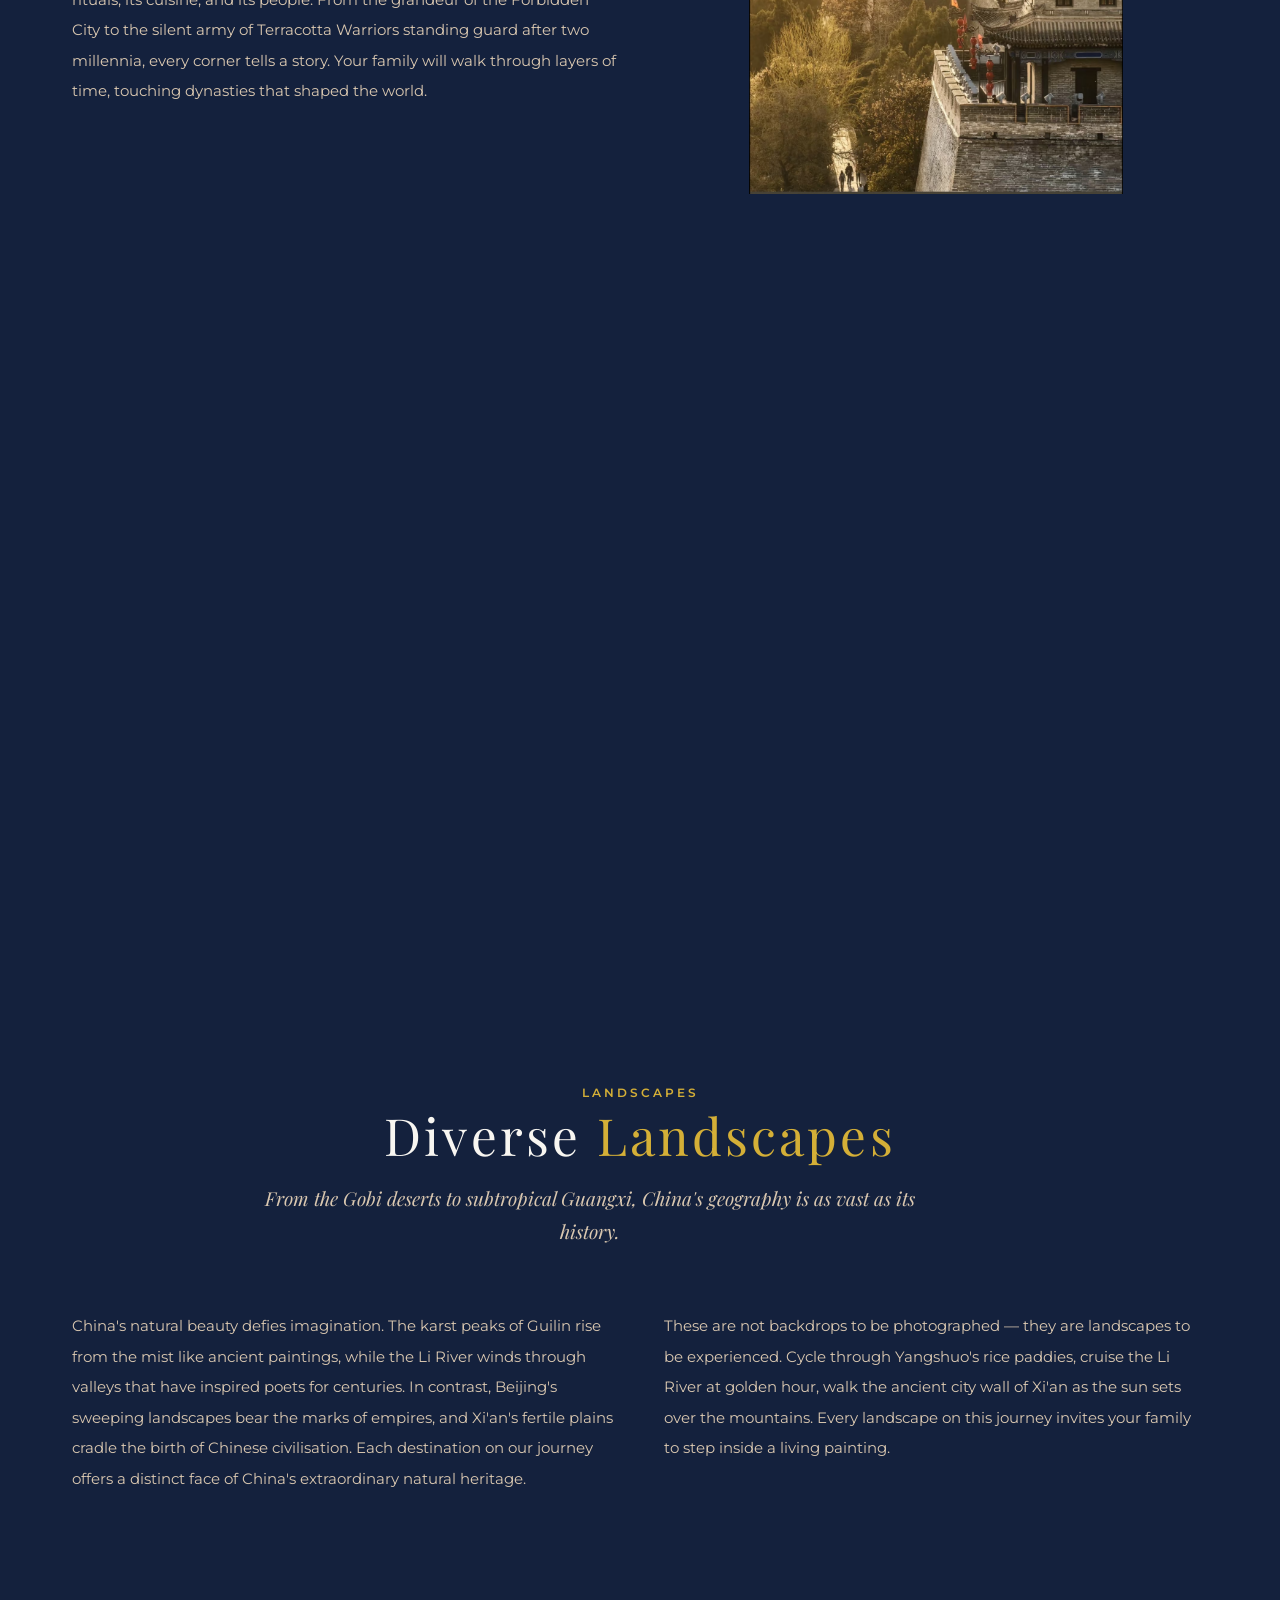
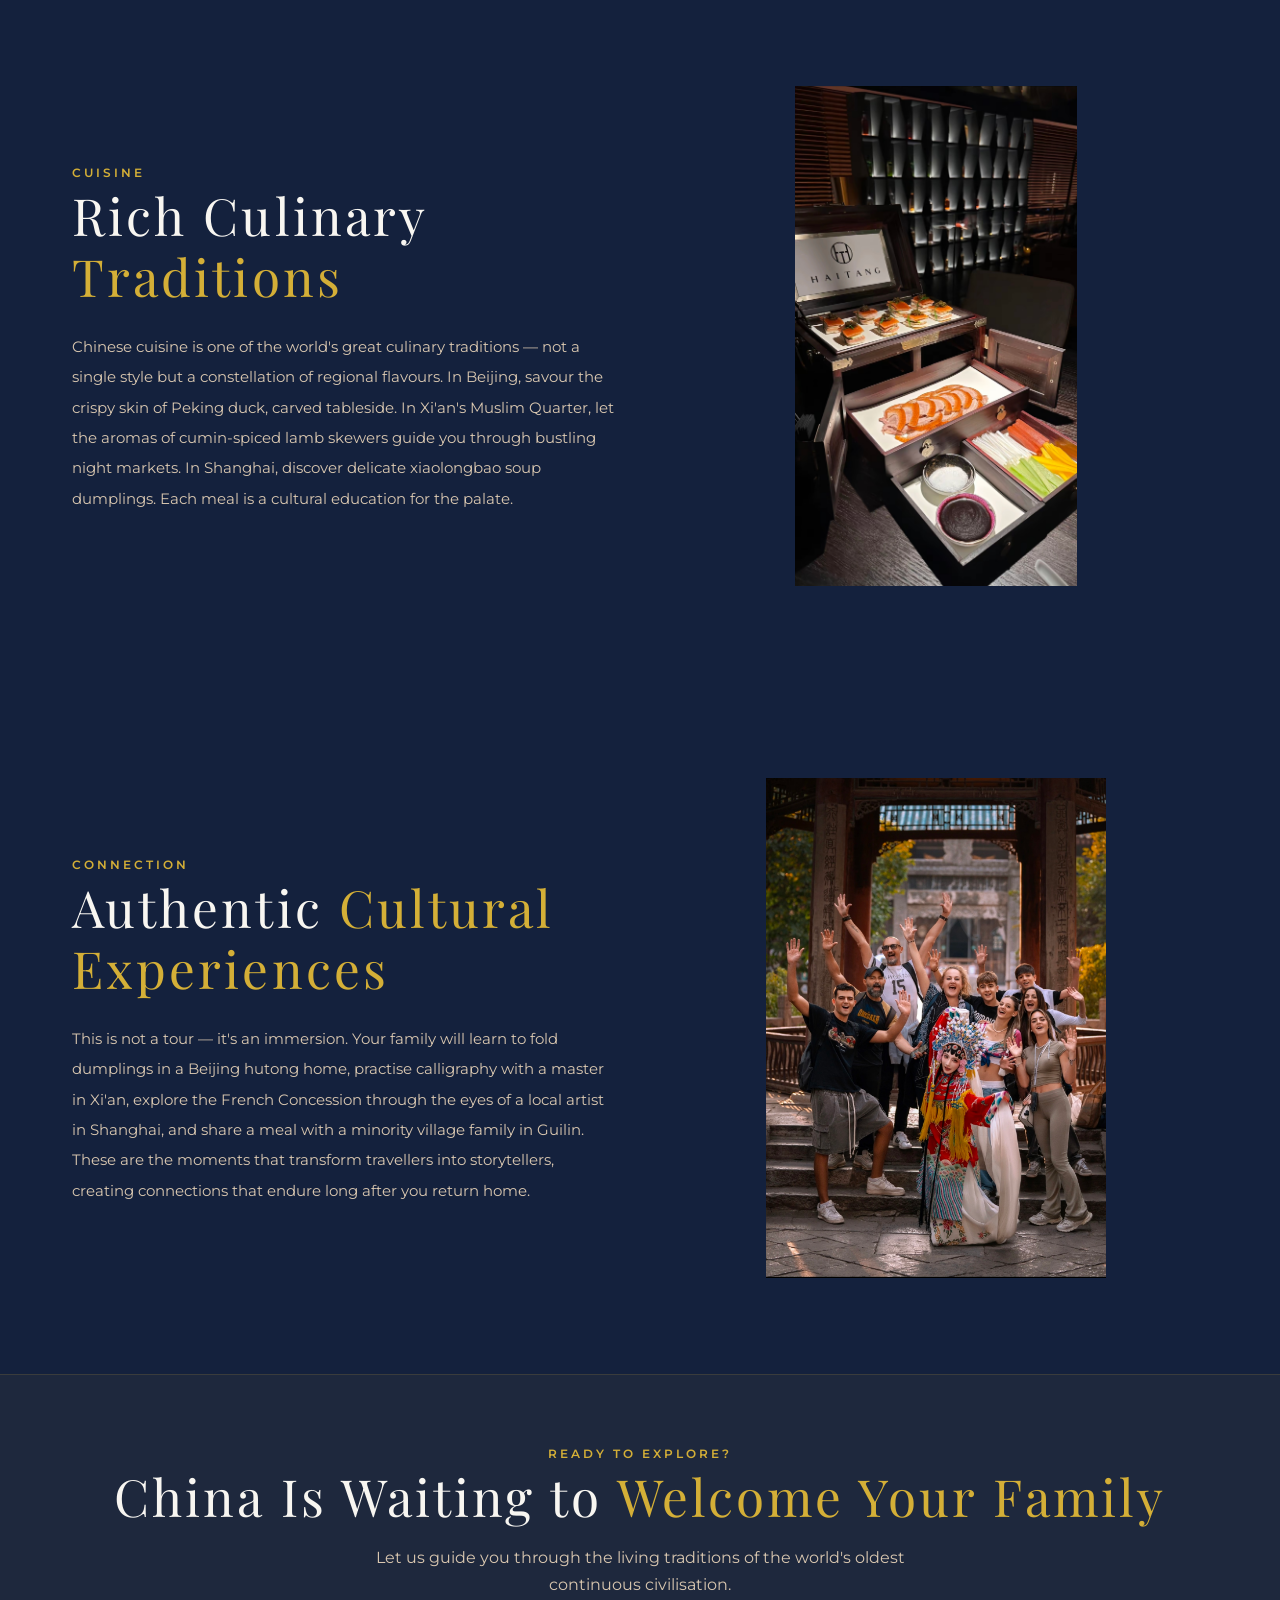
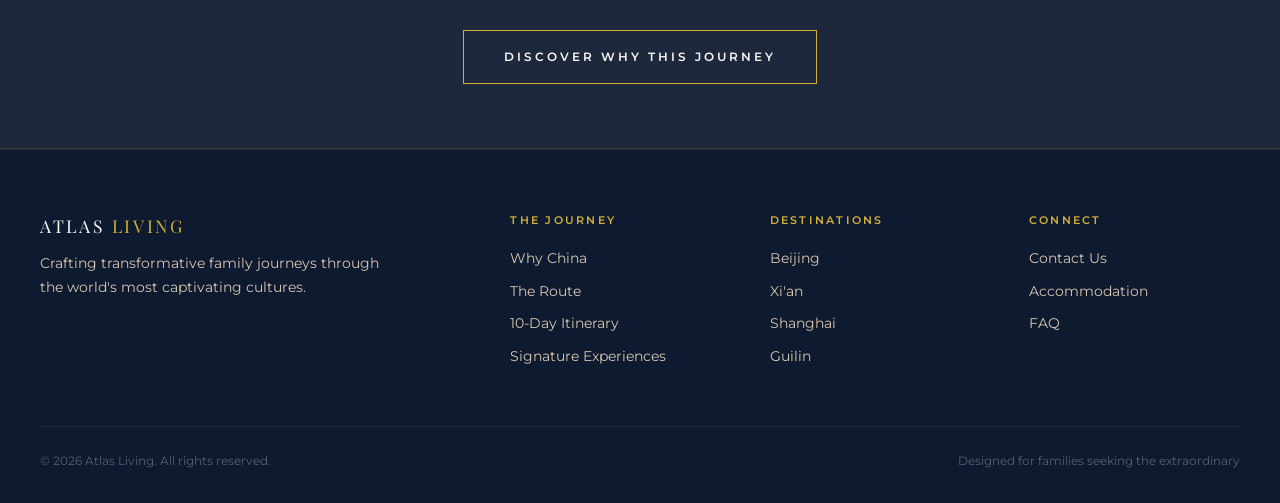
<file: why-china.html>
<!DOCTYPE html>
<html lang="en">
<head>
  <meta charset="UTF-8">
  <meta name="viewport" content="width=device-width, initial-scale=1.0">
  <title>Why China — ATLAS LIVING | Living China</title>
  <meta name="description" content="Discover why China is the world's most captivating cultural destination. 5,000 years of civilisation, modern dynamism, and authentic family experiences.">
  <link rel="preconnect" href="https://fonts.googleapis.com">
  <link rel="preconnect" href="https://fonts.gstatic.com" crossorigin>
  <link href="https://fonts.googleapis.com/css2?family=Playfair+Display:ital,wght@0,400;0,500;0,600;1,400;1,500&family=Montserrat:wght@300;400;500;600;700&display=swap" rel="stylesheet">
  <link rel="stylesheet" href="css/style.css?v=2">
</head>
<body>

  <header class="site-header">
    <a href="index.html" class="logo">
      <img src="images/LOGO_white.png" alt="ATLAS LIVING" class="logo-img">
    </a>
    <nav class="nav-links">
      <a href="index.html">Home</a>
      <a href="why-china.html" class="active">Why China</a>
      <a href="why-this-journey.html">The Journey</a>
      <div class="nav-dropdown">
      <a href="route.html">The Route</a>
      <div class="nav-dropdown-menu">
        <a href="beijing.html">Beijing</a>
        <a href="xian.html">Xi'an</a>
        <a href="shanghai.html">Shanghai</a>
        <a href="guilin.html">Guilin</a>
      </div>
    </div>
      <a href="experiences.html">Experiences</a>
      <a href="itinerary.html">Itinerary</a>
      <a href="contact.html">Contact</a>
    </nav>
    <div class="hamburger">
      <span></span>
      <span></span>
      <span></span>
    </div>
  </header>

  <div class="mobile-menu">
    <a href="index.html" class="mobile-logo"><img src="images/LOGO_white.png" alt="ATLAS LIVING"></a>
    <div class="mobile-menu-links">
    <a href="index.html">Home</a>
    <a href="why-china.html">Why China</a>
    <a href="why-this-journey.html">The Journey</a>
    <a href="route.html">The Route</a>
    <a href="beijing.html">Beijing</a>
    <a href="xian.html">Xi'an</a>
    <a href="shanghai.html">Shanghai</a>
    <a href="guilin.html">Guilin</a>
    <a href="experiences.html">Experiences</a>
    <a href="accommodation.html">Accommodation</a>
    <a href="itinerary.html">Itinerary</a>
    <a href="contact.html">Contact</a>
    </div>
  </div>

  <!-- Page Hero -->
  <section class="page-hero">
    <img src="images/%E5%8C%97%E4%BA%AC2.jpg" alt="Forbidden City" class="hero-image" loading="lazy">
    <div class="hero-overlay"></div>
    <div class="hero-content">
      <span class="section-label">Why China?</span>
      <h1>More Than a Destination</h1>
      <p class="subtitle">A civilisation of 5,000 years, a modern miracle unfolding today</p>
    </div>
  </section>

  <!-- Introduction -->
  <section class="section section-dark">
    <div class="container">
      <div class="fade-in" style="max-width: 800px; margin: 0 auto; text-align: center;">
        <p style="font-size: 1.1rem; line-height: 2; color: #D9C7B0; font-family: 'Playfair Display', serif; font-style: italic;">
          "China is a nation of people and their stories. Of joy and struggle, tradition and innovation. 
          Of mighty rivers, vast wilderness, and sprawling megacities. It's a tale 5,000 years in the making, 
          and we're just getting to the most exciting chapter."
        </p>
      </div>
    </div>
  </section>

  <section class="section section-dark">
    <div class="container">
      <div class="grid-2" style="align-items: center;">
        <div class="fade-in">
          <span class="section-label">Heritage</span>
          <h2 style="margin-bottom: 1.5rem;">5,000 Years of <span class="gold-text">Civilisation</span></h2>
          <p style="color: #D9C7B0; line-height: 2; font-size: 0.95rem;">
            China's history is not confined to museums — it lives in its streets, its rituals, its cuisine, and its people. 
            From the grandeur of the Forbidden City to the silent army of Terracotta Warriors standing guard after two millennia, 
            every corner tells a story. Your family will walk through layers of time, touching dynasties that shaped the world.
          </p>
        </div>
        <div class="fade-in">
          <img src="images/%E8%A5%BF%E5%AE%891.png" alt="Terracotta Warriors" style="width: 100%; height: 500px; object-fit: contain; object-position: center;" loading="lazy">
        </div>
      </div>
    </div>
  </section>

  <!-- Modern Society -->
  <section class="section section-dark" >
    <div class="container">
      <div class="grid-2" style="align-items: center;">
        <div class="fade-in" style="order: 1;">
          <img src="images/%E5%8F%B3%E8%BE%B9.jpg" alt="Modern Shanghai" style="width: 100%; height: 500px; object-fit: contain; object-position: center;" loading="lazy">
        </div>
        <div class="fade-in" style="order: 0;">
          <span class="section-label">Today</span>
          <h2 style="margin-bottom: 1.5rem;">A Rapidly Changing <span class="gold-text">Modern Society</span></h2>
          <p style="color: #D9C7B0; line-height: 2; font-size: 0.95rem;">
            Beyond the ancient walls, China races into the future. Shanghai's Pudong skyline is a vision of tomorrow, 
            where high-speed trains glide past futuristic architecture and digital payments replace wallets. 
            Your family will witness a society in dynamic transformation — where centuries-old tea ceremonies 
            coexist with AI-powered innovation, offering a unique window into what lies ahead for all of us.
          </p>
        </div>
      </div>
    </div>
  </section>

  <section class="section section-dark">
    <div class="container">
      <div class="section-header fade-in">
        <span class="section-label">Landscapes</span>
        <h2>Diverse <span class="gold-text">Landscapes</span></h2>
        <p class="section-subtitle">From the Gobi deserts to subtropical Guangxi, China's geography is as vast as its history.</p>
      </div>
      <div class="grid-2 fade-in" style="margin-top: 2rem;">
        <div>
          <p style="color: #D9C7B0; line-height: 2; font-size: 0.95rem;">
            China's natural beauty defies imagination. The karst peaks of Guilin rise from the mist like ancient paintings, 
            while the Li River winds through valleys that have inspired poets for centuries. In contrast, Beijing's 
            sweeping landscapes bear the marks of empires, and Xi'an's fertile plains cradle the birth of Chinese civilisation. 
            Each destination on our journey offers a distinct face of China's extraordinary natural heritage.
          </p>
        </div>
        <div>
          <p style="color: #D9C7B0; line-height: 2; font-size: 0.95rem;">
            These are not backdrops to be photographed — they are landscapes to be experienced. Cycle through 
            Yangshuo's rice paddies, cruise the Li River at golden hour, walk the ancient city wall of Xi'an as 
            the sun sets over the mountains. Every landscape on this journey invites your family to step inside a living painting.
          </p>
        </div>
      </div>
    </div>
  </section>

  <!-- Culinary & Culture -->
  <section class="section section-dark">
    <div class="container">
      <div class="grid-2" style="align-items: center;">
        <div class="fade-in">
          <span class="section-label">Cuisine</span>
          <h2 style="margin-bottom: 1.5rem;">Rich Culinary <span class="gold-text">Traditions</span></h2>
          <p style="color: #D9C7B0; line-height: 2; font-size: 0.95rem;">
            Chinese cuisine is one of the world's great culinary traditions — not a single style but a constellation of regional 
            flavours. In Beijing, savour the crispy skin of Peking duck, carved tableside. In Xi'an's Muslim Quarter, 
            let the aromas of cumin-spiced lamb skewers guide you through bustling night markets. In Shanghai, 
            discover delicate xiaolongbao soup dumplings. Each meal is a cultural education for the palate.
          </p>
        </div>
        <div class="fade-in">
          <img src="images/%E7%83%A4%E9%B8%AD.jpg" alt="Xi'an food" style="width: 100%; height: 500px; object-fit: contain; object-position: center;" loading="lazy">
        </div>
      </div>
    </div>
  </section>

  <!-- Authentic Experiences -->
  <section class="section section-dark" >
    <div class="container">
      <div class="grid-2" style="align-items: center;">
        <div class="fade-in" style="order: 1;">
          <img src="images/%E7%9C%9F%E5%AE%9E%E7%9A%84%E6%96%87%E5%8C%96%E4%BD%93%E9%AA%8C.jpg" alt="Hutong experience" style="width: 100%; height: 500px; object-fit: contain; object-position: center;" loading="lazy">
        </div>
        <div class="fade-in" style="order: 0;">
          <span class="section-label">Connection</span>
          <h2 style="margin-bottom: 1.5rem;">Authentic <span class="gold-text">Cultural Experiences</span></h2>
          <p style="color: #D9C7B0; line-height: 2; font-size: 0.95rem;">
            This is not a tour — it's an immersion. Your family will learn to fold dumplings in a Beijing hutong home, 
            practise calligraphy with a master in Xi'an, explore the French Concession through the eyes of a local artist 
            in Shanghai, and share a meal with a minority village family in Guilin. These are the moments that transform 
            travellers into storytellers, creating connections that endure long after you return home.
          </p>
        </div>
      </div>
    </div>
  </section>

  <!-- CTA -->
  <section class="section" style="padding: 4rem 2.5rem; text-align: center; background: rgba(212, 175, 55, 0.05); border-top: 1px solid rgba(212, 175, 55, 0.15); border-bottom: 1px solid rgba(212, 175, 55, 0.15);">
    <div class="container">
      <span class="section-label">Ready to explore?</span>
      <h2 style="margin-bottom: 1rem;">China Is Waiting to <span class="gold-text">Welcome Your Family</span></h2>
      <p style="color: #D9C7B0; margin-bottom: 2rem; max-width: 600px; margin-left: auto; margin-right: auto;">Let us guide you through the living traditions of the world's oldest continuous civilisation.</p>
      <a href="why-this-journey.html" class="hero-cta">Discover Why This Journey</a>
    </div>
  </section>

  <footer class="site-footer">
    <div class="footer-grid">
      <div class="footer-brand">
        <a href="index.html" class="logo">ATLAS <span>LIVING</span></a>
        <p>Crafting transformative family journeys through the world's most captivating cultures.</p>
      </div>
      <div class="footer-col">
        <h4>The Journey</h4>
        <a href="why-china.html">Why China</a>
        <a href="route.html">The Route</a>
        <a href="itinerary.html">10-Day Itinerary</a>
        <a href="experiences.html">Signature Experiences</a>
      </div>
      <div class="footer-col">
        <h4>Destinations</h4>
        <a href="beijing.html">Beijing</a>
        <a href="xian.html">Xi'an</a>
        <a href="shanghai.html">Shanghai</a>
        <a href="guilin.html">Guilin</a>
      </div>
      <div class="footer-col">
        <h4>Connect</h4>
        <a href="contact.html">Contact Us</a>
        <a href="accommodation.html">Accommodation</a>
        <a href="contact.html">FAQ</a>
      </div>
    </div>
    <div class="footer-bottom">
      <span>&copy; 2026 Atlas Living. All rights reserved.</span>
      <span>Designed for families seeking the extraordinary</span>
    </div>
  </footer>

  <script src="js/script.js?v=2"></script>
</body>
</html>
</file>
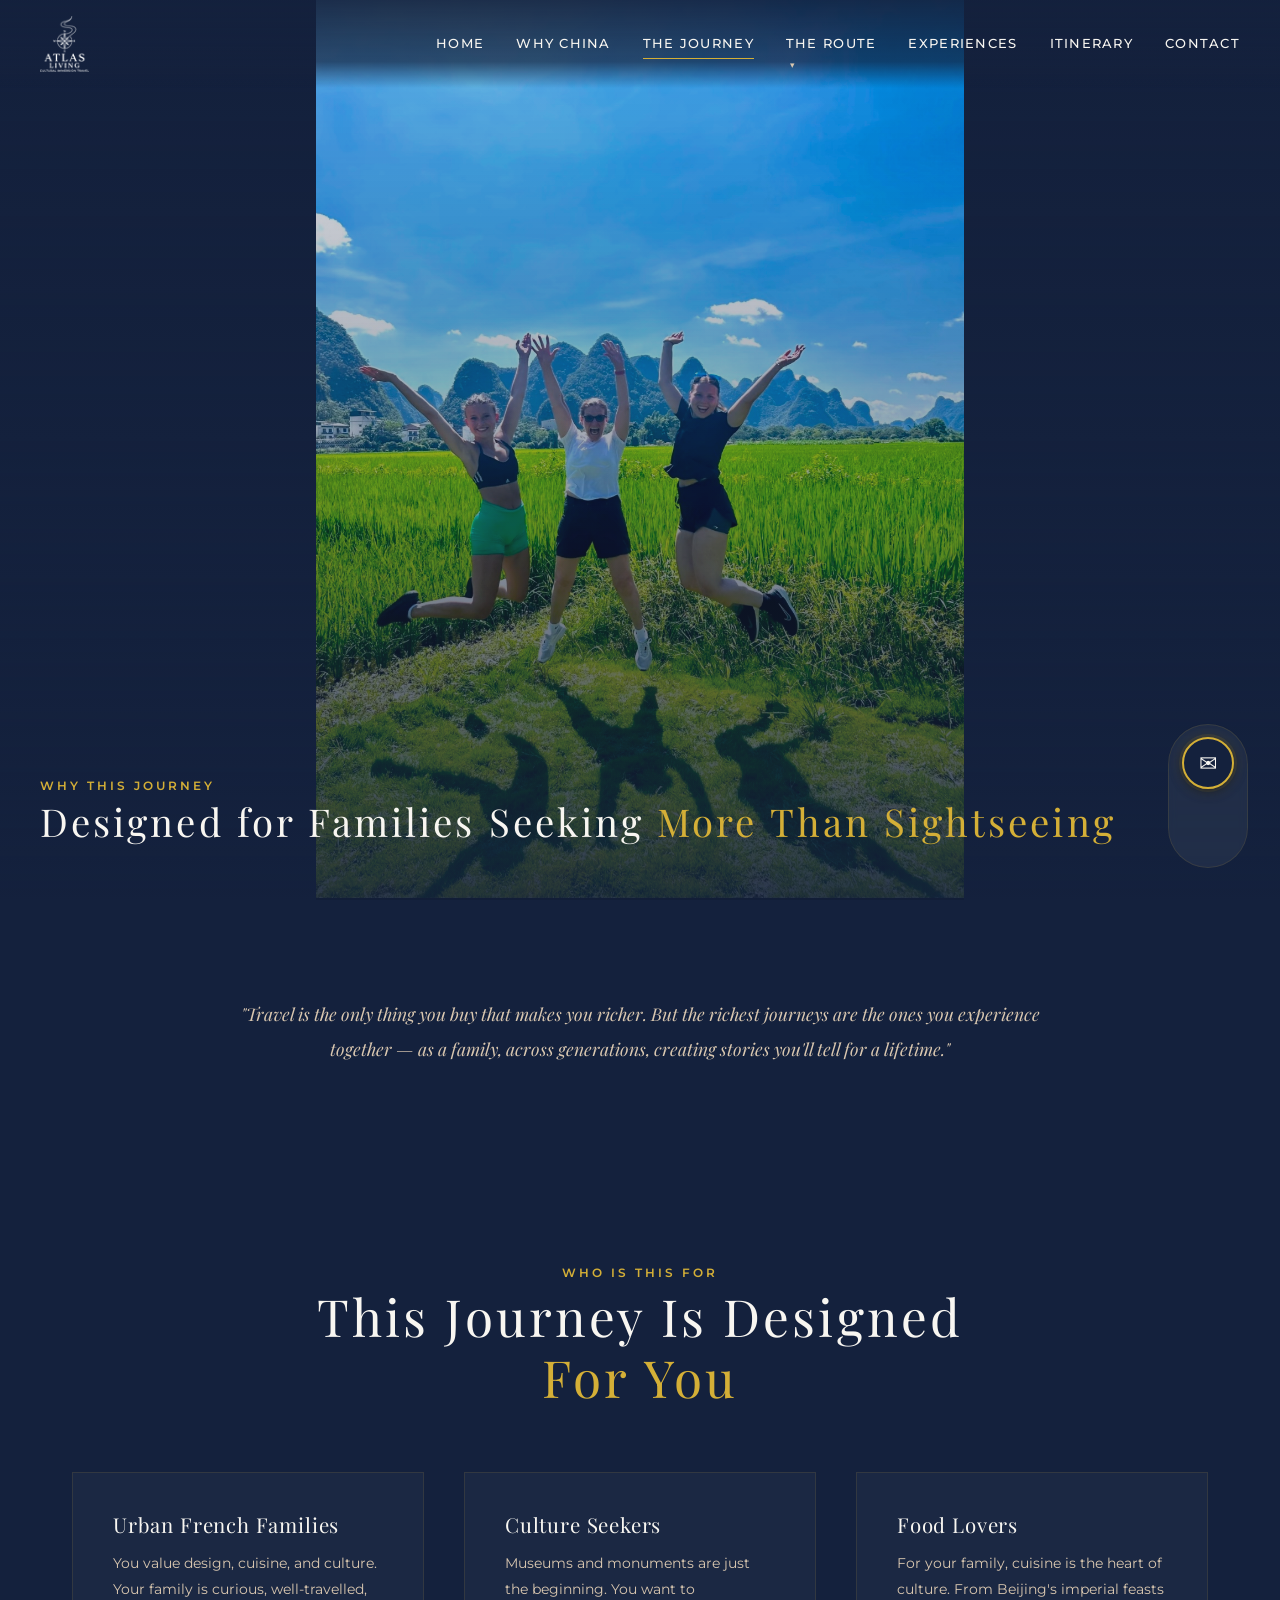
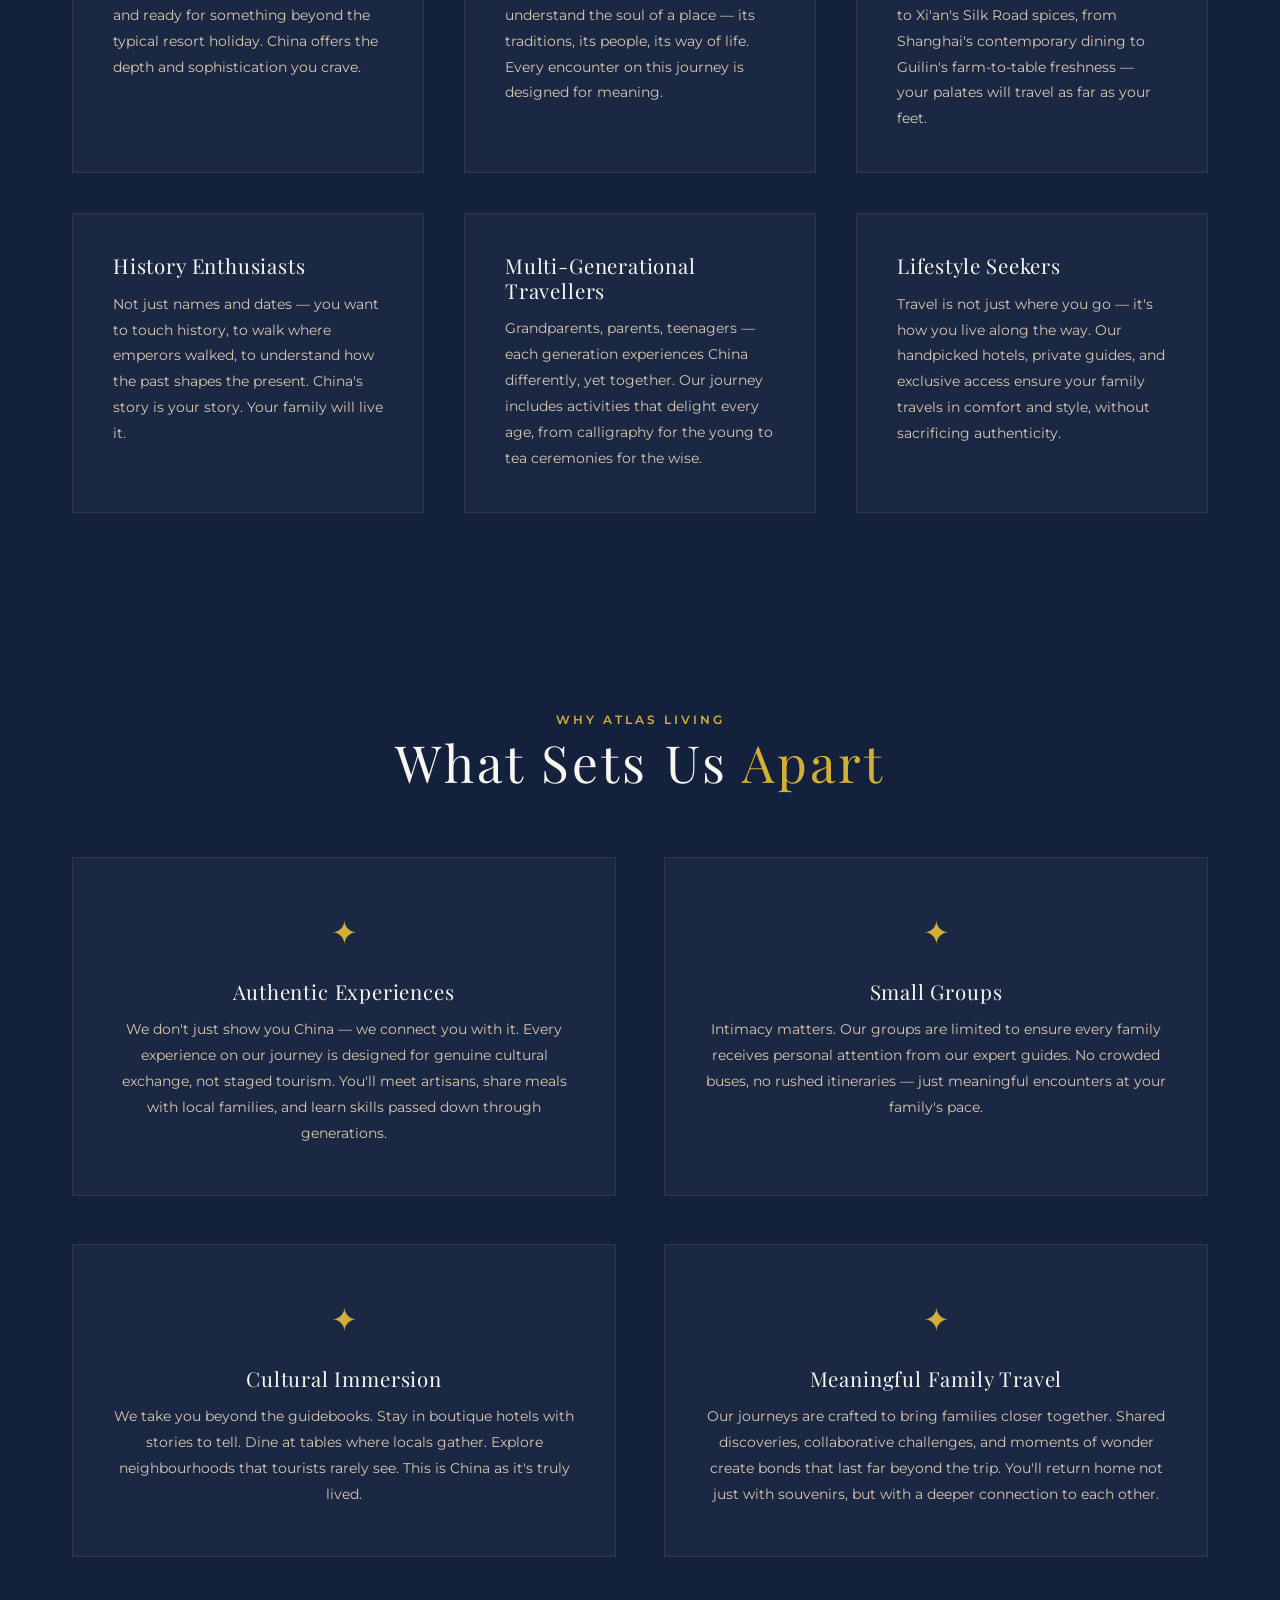
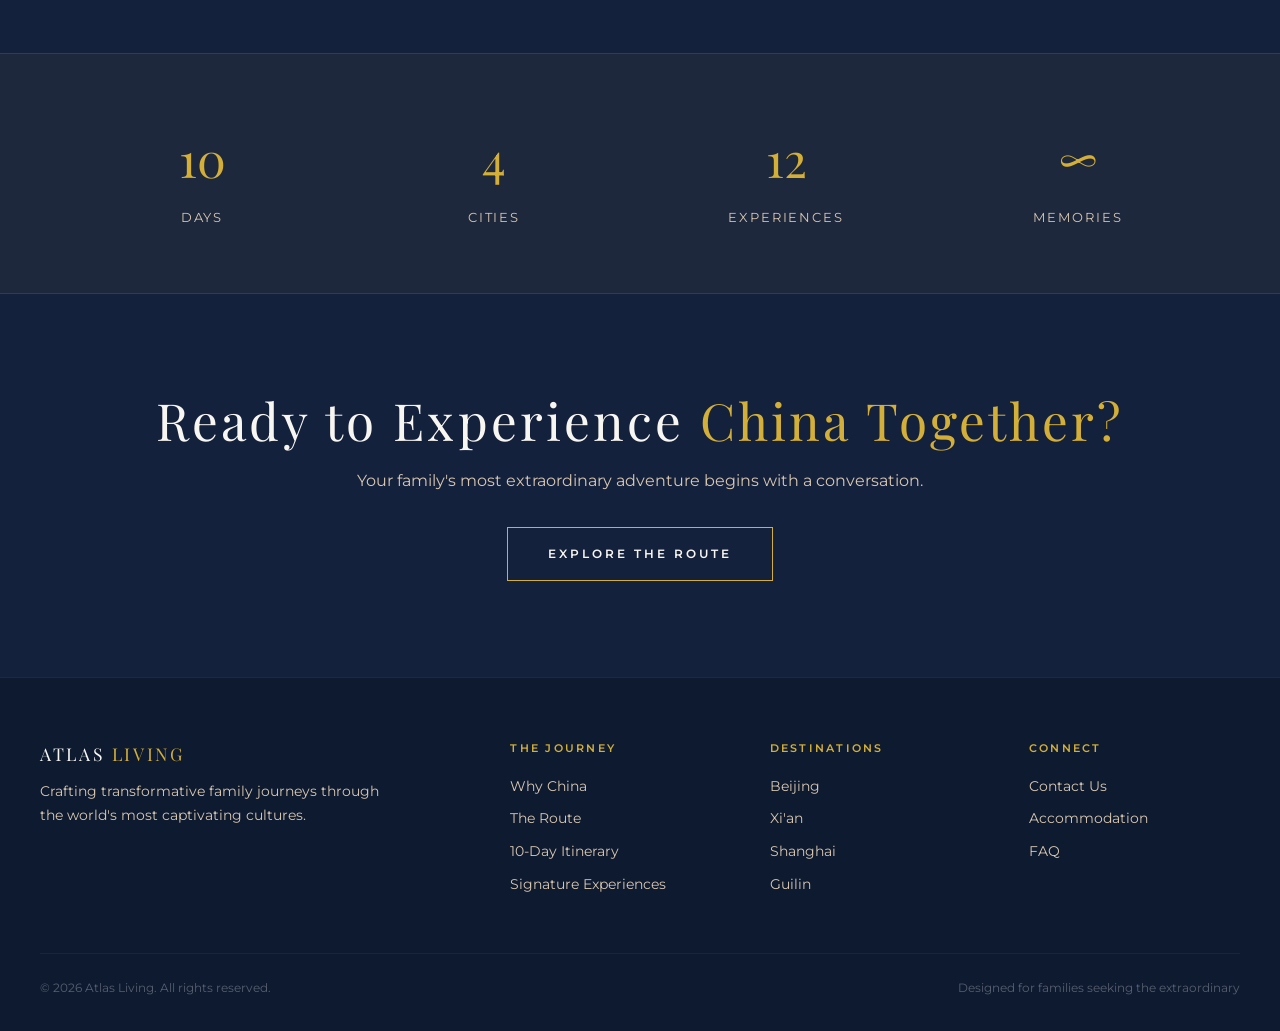
<file: why-this-journey.html>
<!DOCTYPE html>
<html lang="en">
<head>
  <meta charset="UTF-8">
  <meta name="viewport" content="width=device-width, initial-scale=1.0">
  <title>Why This Journey — ATLAS LIVING | Living China</title>
  <meta name="description" content="Designed for families seeking more than sightseeing. Discover why Atlas Living's China journey is the perfect cultural immersion for your family.">
  <link rel="preconnect" href="https://fonts.googleapis.com">
  <link rel="preconnect" href="https://fonts.gstatic.com" crossorigin>
  <link href="https://fonts.googleapis.com/css2?family=Playfair+Display:ital,wght@0,400;0,500;0,600;1,400;1,500&family=Montserrat:wght@300;400;500;600;700&display=swap" rel="stylesheet">
  <link rel="stylesheet" href="css/style.css?v=2">
</head>
<body>

  <header class="site-header">
    <a href="index.html" class="logo">
      <img src="images/LOGO_white.png" alt="ATLAS LIVING" class="logo-img">
    </a>
    <nav class="nav-links">
      <a href="index.html">Home</a>
      <a href="why-china.html">Why China</a>
      <a href="why-this-journey.html" class="active">The Journey</a>
      <div class="nav-dropdown">
      <a href="route.html">The Route</a>
      <div class="nav-dropdown-menu">
        <a href="beijing.html">Beijing</a>
        <a href="xian.html">Xi'an</a>
        <a href="shanghai.html">Shanghai</a>
        <a href="guilin.html">Guilin</a>
      </div>
    </div>
      <a href="experiences.html">Experiences</a>
      <a href="itinerary.html">Itinerary</a>
      <a href="contact.html">Contact</a>
    </nav>
    <div class="hamburger">
      <span></span>
      <span></span>
      <span></span>
    </div>
  </header>

  <div class="mobile-menu">
    <a href="index.html" class="mobile-logo"><img src="images/LOGO_white.png" alt="ATLAS LIVING"></a>
    <div class="mobile-menu-links">
    <a href="index.html">Home</a>
    <a href="why-china.html">Why China</a>
    <a href="why-this-journey.html">The Journey</a>
    <a href="route.html">The Route</a>
    <a href="beijing.html">Beijing</a>
    <a href="xian.html">Xi'an</a>
    <a href="shanghai.html">Shanghai</a>
    <a href="guilin.html">Guilin</a>
    <a href="experiences.html">Experiences</a>
    <a href="accommodation.html">Accommodation</a>
    <a href="itinerary.html">Itinerary</a>
    <a href="contact.html">Contact</a>
    </div>
  </div>

  <!-- Page Hero -->
  <section class="page-hero">
    <img src="images/%E4%B8%BA%E5%AF%BB%E6%B1%82%E8%B6%85%E8%B6%8A%E8%A7%82%E5%85%89%E7%9A%84%E5%AE%B6%E5%BA%AD%E8%AE%BE%E8%AE%A1.jpg" alt="Family journey" class="hero-image" loading="lazy">
    <div class="hero-overlay"></div>
    <div class="hero-content">
      <span class="section-label">Why This Journey</span>
      <h1 style="font-size: clamp(1.8rem, 3vw, 2.8rem); white-space: nowrap;">Designed for Families Seeking <span class="gold-text">More Than Sightseeing</span></h1>
    </div>
  </section>

  <!-- Introduction -->
  <section class="section section-dark">
    <div class="container">
      <div class="fade-in" style="max-width: 800px; margin: 0 auto; text-align: center;">
        <p style="font-size: 1.1rem; line-height: 2; color: #D9C7B0; font-family: 'Playfair Display', serif; font-style: italic;">
          "Travel is the only thing you buy that makes you richer. But the richest journeys are the ones 
          you experience together — as a family, across generations, creating stories you'll tell for a lifetime."
        </p>
      </div>
    </div>
  </section>

  <!-- Who Is This For -->
  <section class="section section-dark">
    <div class="container">
      <div class="section-header fade-in">
        <span class="section-label">Who Is This For</span>
        <h2>This Journey Is Designed <span class="gold-text">For You</span></h2>
      </div>
      <div class="grid-3 stagger-children" style="margin-top: 2rem;">
        <div class="card">
          <h3>Urban French Families</h3>
          <p>You value design, cuisine, and culture. Your family is curious, well-travelled, and ready for something beyond the typical resort holiday. China offers the depth and sophistication you crave.</p>
        </div>
        <div class="card">
          <h3>Culture Seekers</h3>
          <p>Museums and monuments are just the beginning. You want to understand the soul of a place — its traditions, its people, its way of life. Every encounter on this journey is designed for meaning.</p>
        </div>
        <div class="card">
          <h3>Food Lovers</h3>
          <p>For your family, cuisine is the heart of culture. From Beijing's imperial feasts to Xi'an's Silk Road spices, from Shanghai's contemporary dining to Guilin's farm-to-table freshness — your palates will travel as far as your feet.</p>
        </div>
        <div class="card">
          <h3>History Enthusiasts</h3>
          <p>Not just names and dates — you want to touch history, to walk where emperors walked, to understand how the past shapes the present. China's story is your story. Your family will live it.</p>
        </div>
        <div class="card">
          <h3>Multi-Generational Travellers</h3>
          <p>Grandparents, parents, teenagers — each generation experiences China differently, yet together. Our journey includes activities that delight every age, from calligraphy for the young to tea ceremonies for the wise.</p>
        </div>
        <div class="card">
          <h3>Lifestyle Seekers</h3>
          <p>Travel is not just where you go — it's how you live along the way. Our handpicked hotels, private guides, and exclusive access ensure your family travels in comfort and style, without sacrificing authenticity.</p>
        </div>
      </div>
    </div>
  </section>

  <section class="section section-dark">
    <div class="container">
      <div class="section-header fade-in">
        <span class="section-label">Why Atlas Living</span>
        <h2>What Sets Us <span class="gold-text">Apart</span></h2>
      </div>
      <div class="grid-2 stagger-children" style="margin-top: 2rem;">
        <div class="card" style="text-align: center; padding: 3rem 2rem;">
          <div class="card-icon">✦</div>
          <h3>Authentic Experiences</h3>
          <p>We don't just show you China — we connect you with it. Every experience on our journey is designed for genuine cultural exchange, not staged tourism. You'll meet artisans, share meals with local families, and learn skills passed down through generations.</p>
        </div>
        <div class="card" style="text-align: center; padding: 3rem 2rem;">
          <div class="card-icon">✦</div>
          <h3>Small Groups</h3>
          <p>Intimacy matters. Our groups are limited to ensure every family receives personal attention from our expert guides. No crowded buses, no rushed itineraries — just meaningful encounters at your family's pace.</p>
        </div>
        <div class="card" style="text-align: center; padding: 3rem 2rem;">
          <div class="card-icon">✦</div>
          <h3>Cultural Immersion</h3>
          <p>We take you beyond the guidebooks. Stay in boutique hotels with stories to tell. Dine at tables where locals gather. Explore neighbourhoods that tourists rarely see. This is China as it's truly lived.</p>
        </div>
        <div class="card" style="text-align: center; padding: 3rem 2rem;">
          <div class="card-icon">✦</div>
          <h3>Meaningful Family Travel</h3>
          <p>Our journeys are crafted to bring families closer together. Shared discoveries, collaborative challenges, and moments of wonder create bonds that last far beyond the trip. You'll return home not just with souvenirs, but with a deeper connection to each other.</p>
        </div>
      </div>
    </div>
  </section>

  <!-- Stats -->
  <section class="section" style="padding: 4rem 2.5rem; background: rgba(212, 175, 55, 0.05); border-top: 1px solid rgba(212, 175, 55, 0.15); border-bottom: 1px solid rgba(212, 175, 55, 0.15);">
    <div class="container">
      <div class="grid-4 stagger-children" style="text-align: center;">
        <div>
          <div style="font-family: 'Playfair Display', serif; font-size: 3rem; color: #D4AF37; margin-bottom: 0.5rem;">10</div>
          <div style="font-size: 0.8rem; letter-spacing: 0.15em; text-transform: uppercase; color: #D9C7B0;">Days</div>
        </div>
        <div>
          <div style="font-family: 'Playfair Display', serif; font-size: 3rem; color: #D4AF37; margin-bottom: 0.5rem;">4</div>
          <div style="font-size: 0.8rem; letter-spacing: 0.15em; text-transform: uppercase; color: #D9C7B0;">Cities</div>
        </div>
        <div>
          <div style="font-family: 'Playfair Display', serif; font-size: 3rem; color: #D4AF37; margin-bottom: 0.5rem;">12</div>
          <div style="font-size: 0.8rem; letter-spacing: 0.15em; text-transform: uppercase; color: #D9C7B0;">Experiences</div>
        </div>
        <div>
          <div style="font-family: 'Playfair Display', serif; font-size: 3rem; color: #D4AF37; margin-bottom: 0.5rem;">∞</div>
          <div style="font-size: 0.8rem; letter-spacing: 0.15em; text-transform: uppercase; color: #D9C7B0;">Memories</div>
        </div>
      </div>
    </div>
  </section>

  <!-- CTA -->
  <section class="section section-dark" style="text-align: center;">
    <div class="container">
      <h2 style="margin-bottom: 1rem;">Ready to Experience <span class="gold-text">China Together?</span></h2>
      <p style="color: #D9C7B0; margin-bottom: 2rem;">Your family's most extraordinary adventure begins with a conversation.</p>
      <a href="route.html" class="hero-cta">Explore The Route</a>
    </div>
  </section>

  <footer class="site-footer">
    <div class="footer-grid">
      <div class="footer-brand">
        <a href="index.html" class="logo">ATLAS <span>LIVING</span></a>
        <p>Crafting transformative family journeys through the world's most captivating cultures.</p>
      </div>
      <div class="footer-col">
        <h4>The Journey</h4>
        <a href="why-china.html">Why China</a>
        <a href="route.html">The Route</a>
        <a href="itinerary.html">10-Day Itinerary</a>
        <a href="experiences.html">Signature Experiences</a>
      </div>
      <div class="footer-col">
        <h4>Destinations</h4>
        <a href="beijing.html">Beijing</a>
        <a href="xian.html">Xi'an</a>
        <a href="shanghai.html">Shanghai</a>
        <a href="guilin.html">Guilin</a>
      </div>
      <div class="footer-col">
        <h4>Connect</h4>
        <a href="contact.html">Contact Us</a>
        <a href="accommodation.html">Accommodation</a>
        <a href="contact.html">FAQ</a>
      </div>
    </div>
    <div class="footer-bottom">
      <span>&copy; 2026 Atlas Living. All rights reserved.</span>
      <span>Designed for families seeking the extraordinary</span>
    </div>
  </footer>

  <script src="js/script.js?v=2"></script>
</body>
</html>
</file>
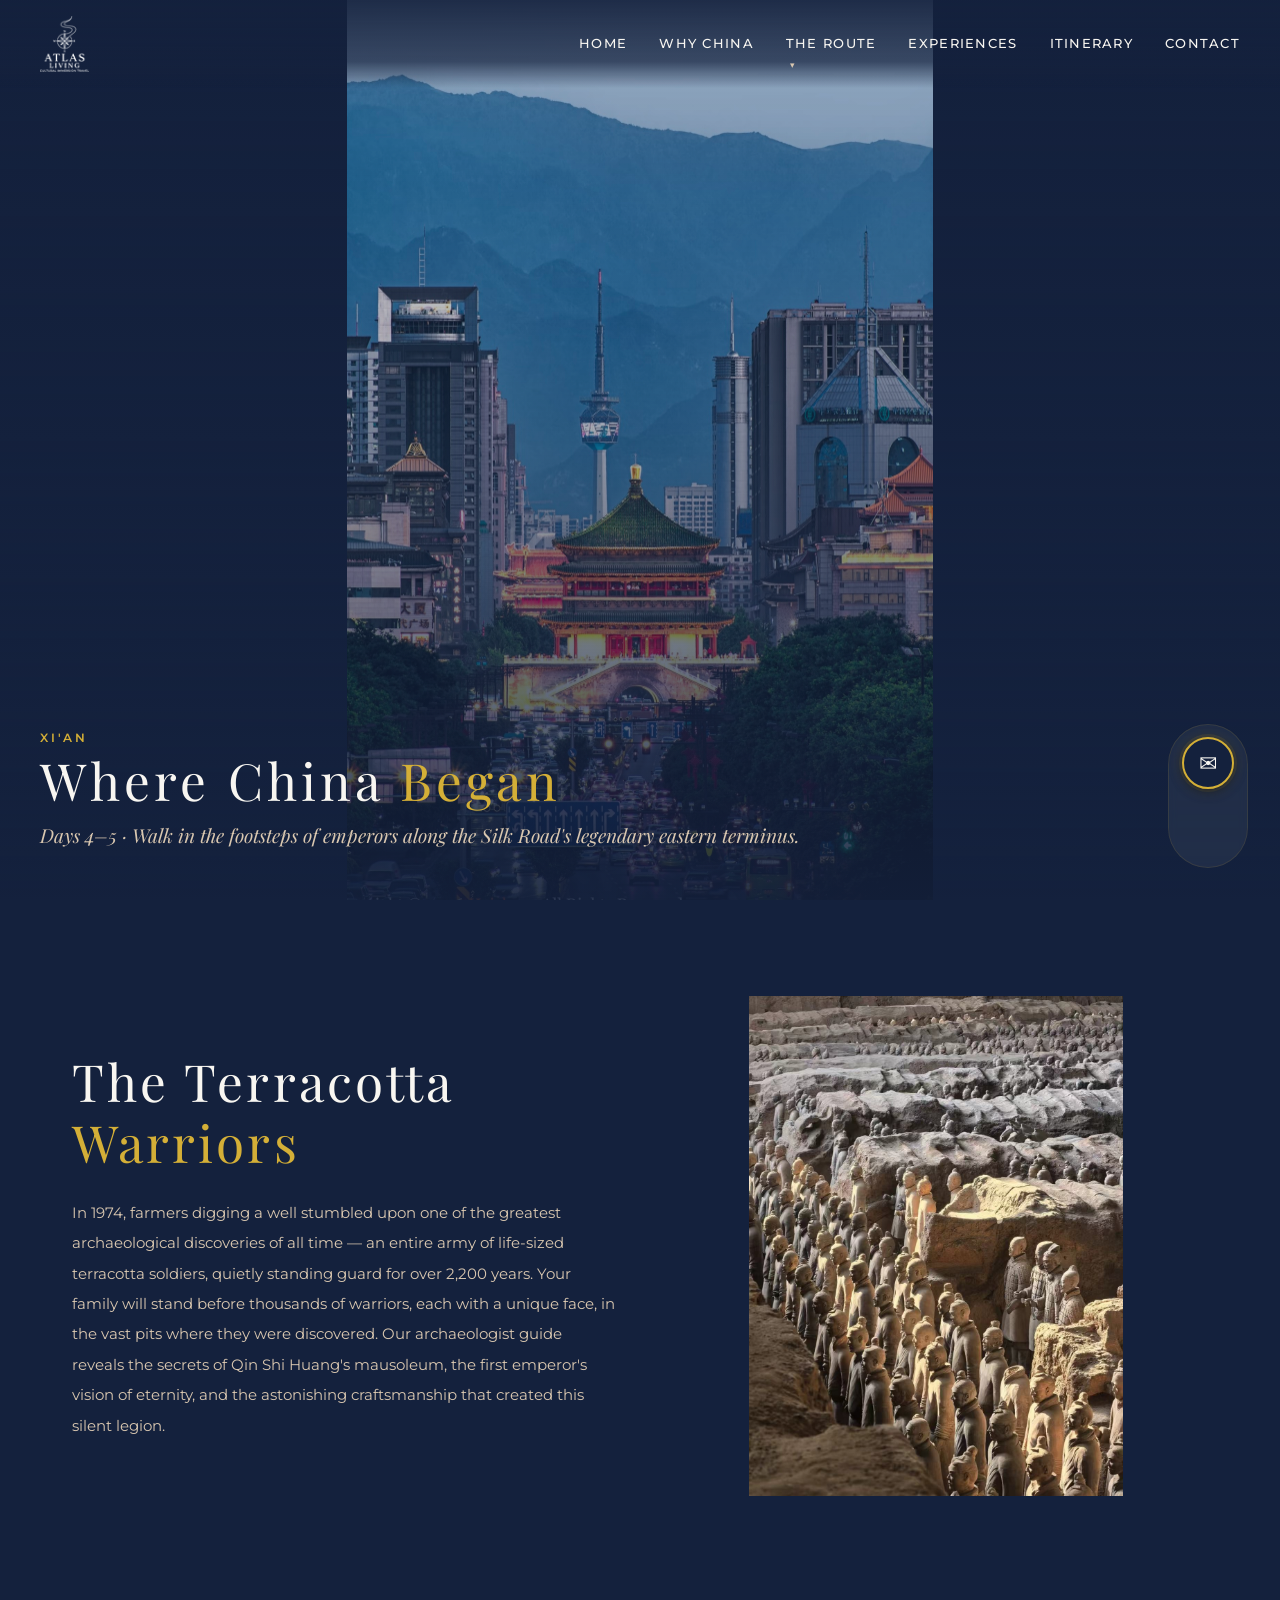
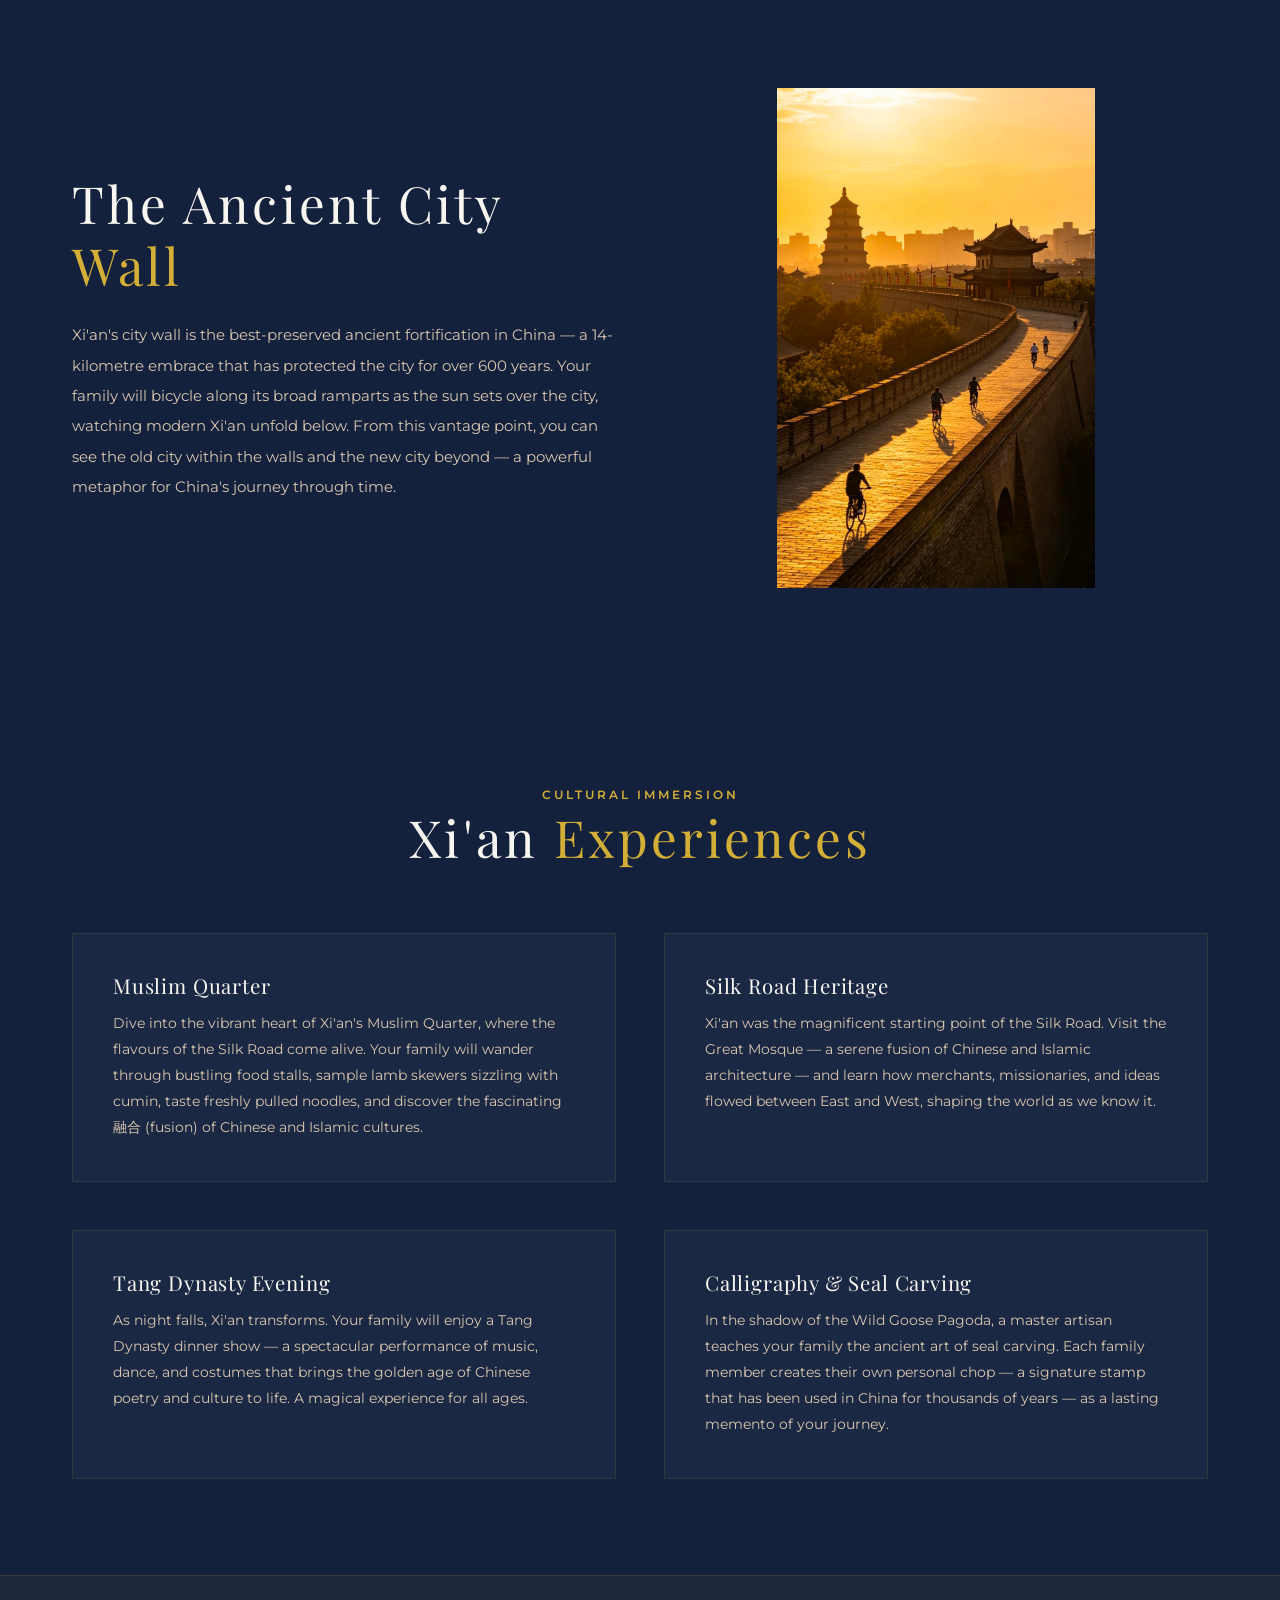
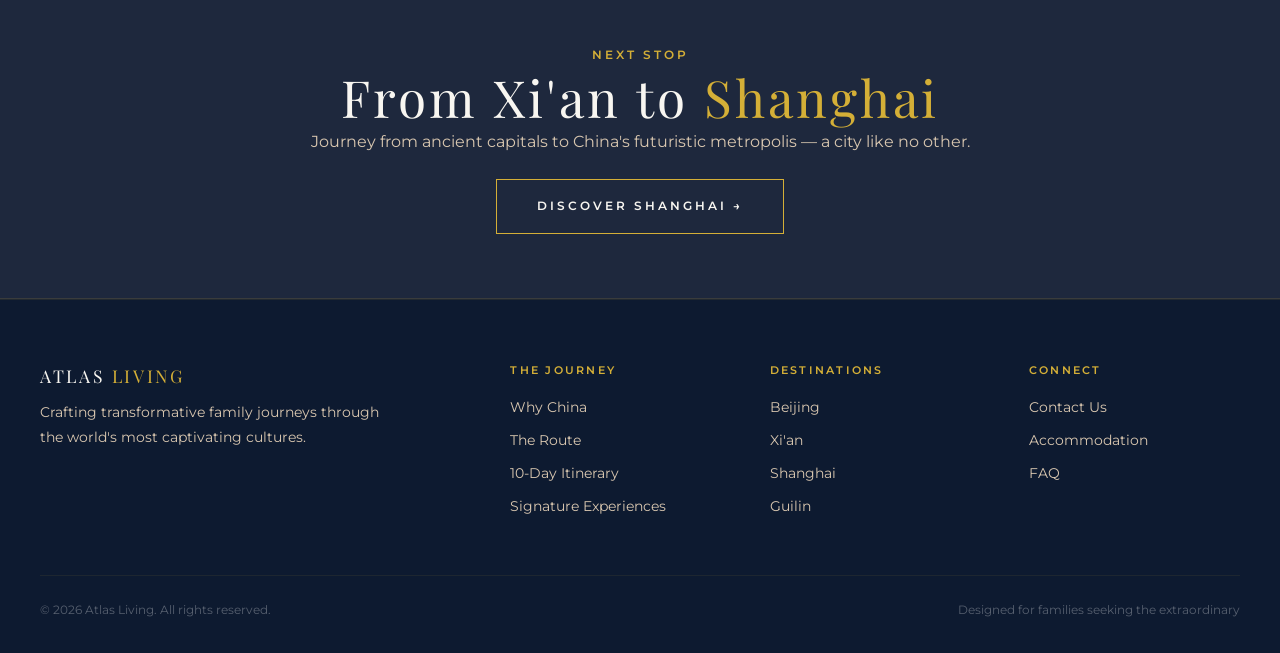
<file: xian.html>
<!DOCTYPE html>
<html lang="en">
<head>
  <meta charset="UTF-8">
  <meta name="viewport" content="width=device-width, initial-scale=1.0">
  <title>Xi'an — ATLAS LIVING | Living China</title>
  <meta name="description" content="Xi'an: Where China Began. Discover the Terracotta Warriors, Ancient City Wall, and Silk Road heritage on your Living China family journey.">
  <link rel="preconnect" href="https://fonts.googleapis.com">
  <link rel="preconnect" href="https://fonts.gstatic.com" crossorigin>
  <link href="https://fonts.googleapis.com/css2?family=Playfair+Display:ital,wght@0,400;0,500;0,600;1,400;1,500&family=Montserrat:wght@300;400;500;600;700&display=swap" rel="stylesheet">
  <link rel="stylesheet" href="css/style.css?v=2">
</head>
<body>

  <header class="site-header">
    <a href="index.html" class="logo">
      <img src="images/LOGO_white.png" alt="ATLAS LIVING" class="logo-img">
    </a>
    <nav class="nav-links">
      <a href="index.html">Home</a>
      <a href="why-china.html">Why China</a>
      <div class="nav-dropdown">
      <a href="route.html">The Route</a>
      <div class="nav-dropdown-menu">
        <a href="beijing.html">Beijing</a>
        <a href="xian.html">Xi'an</a>
        <a href="shanghai.html">Shanghai</a>
        <a href="guilin.html">Guilin</a>
      </div>
    </div>
      <a href="experiences.html">Experiences</a>
      <a href="itinerary.html">Itinerary</a>
      <a href="contact.html">Contact</a>
    </nav>
    <div class="hamburger">
      <span></span>
      <span></span>
      <span></span>
    </div>
  </header>

  <div class="mobile-menu">
    <a href="index.html" class="mobile-logo"><img src="images/LOGO_white.png" alt="ATLAS LIVING"></a>
    <div class="mobile-menu-links">
    <a href="index.html">Home</a>
    <a href="why-china.html">Why China</a>
    <a href="route.html">The Route</a>
    <a href="beijing.html">Beijing</a>
    <a href="xian.html">Xi'an</a>
    <a href="shanghai.html">Shanghai</a>
    <a href="guilin.html">Guilin</a>
    <a href="experiences.html">Experiences</a>
    <a href="accommodation.html">Accommodation</a>
    <a href="itinerary.html">Itinerary</a>
    <a href="contact.html">Contact</a>
    </div>
  </div>

  <section class="page-hero">
    <img src="images/Where%20China%20Began.jpg" alt="Xi'an" class="hero-image" loading="lazy">
    <div class="hero-overlay"></div>
    <div class="hero-content">
      <span class="section-label">Xi'an</span>
      <h1>Where China <span class="gold-text">Began</span></h1>
      <p class="subtitle">Days 4–5 · Walk in the footsteps of emperors along the Silk Road's legendary eastern terminus.</p>
    </div>
  </section>

  <section class="section section-dark">
    <div class="container">
      <div class="grid-2" style="align-items: center;">
        <div class="fade-in">
          <h2 style="margin-bottom: 1.5rem;">The Terracotta <span class="gold-text">Warriors</span></h2>
          <p style="color: #D9C7B0; line-height: 2; font-size: 0.95rem;">
            In 1974, farmers digging a well stumbled upon one of the greatest archaeological discoveries of all time — 
            an entire army of life-sized terracotta soldiers, quietly standing guard for over 2,200 years. Your family 
            will stand before thousands of warriors, each with a unique face, in the vast pits where they were discovered. 
            Our archaeologist guide reveals the secrets of Qin Shi Huang's mausoleum, the first emperor's vision of 
            eternity, and the astonishing craftsmanship that created this silent legion.
          </p>
        </div>
        <div class="fade-in">
          <img src="images/%E8%A5%BF%E5%AE%892.jpg" alt="Terracotta Warriors" style="width: 100%; height: 500px; object-fit: contain; object-position: center;" loading="lazy">
        </div>
      </div>
    </div>
  </section>

  <section class="section section-dark">
    <div class="container">
      <div class="grid-2" style="align-items: center;">
        <div class="fade-in" style="order: 1;">
          <img src="images/The%20Ancient%20City%20Wall.jpg" alt="City Wall Xi'an" style="width: 100%; height: 500px; object-fit: contain; object-position: center;" loading="lazy">
        </div>
        <div class="fade-in" style="order: 0;">
          <h2 style="margin-bottom: 1.5rem;">The Ancient City <span class="gold-text">Wall</span></h2>
          <p style="color: #D9C7B0; line-height: 2; font-size: 0.95rem;">
            Xi'an's city wall is the best-preserved ancient fortification in China — a 14-kilometre embrace that has 
            protected the city for over 600 years. Your family will bicycle along its broad ramparts as the sun sets 
            over the city, watching modern Xi'an unfold below. From this vantage point, you can see the old city 
            within the walls and the new city beyond — a powerful metaphor for China's journey through time.
          </p>
        </div>
      </div>
    </div>
  </section>


  <section class="section section-dark">
    <div class="container">
      <div class="section-header fade-in">
        <span class="section-label">Cultural Immersion</span>
        <h2>Xi'an <span class="gold-text">Experiences</span></h2>
      </div>
      <div class="grid-2 stagger-children" style="margin-top: 2rem;">
        <div class="card">
          <h3>Muslim Quarter</h3>
          <p>Dive into the vibrant heart of Xi'an's Muslim Quarter, where the flavours of the Silk Road come alive. 
          Your family will wander through bustling food stalls, sample lamb skewers sizzling with cumin, taste freshly 
          pulled noodles, and discover the fascinating融合 (fusion) of Chinese and Islamic cultures.</p>
        </div>
        <div class="card">
          <h3>Silk Road Heritage</h3>
          <p>Xi'an was the magnificent starting point of the Silk Road. Visit the Great Mosque — a serene fusion of 
          Chinese and Islamic architecture — and learn how merchants, missionaries, and ideas flowed between East and 
          West, shaping the world as we know it.</p>
        </div>
        <div class="card">
          <h3>Tang Dynasty Evening</h3>
          <p>As night falls, Xi'an transforms. Your family will enjoy a Tang Dynasty dinner show — a spectacular 
          performance of music, dance, and costumes that brings the golden age of Chinese poetry and culture to 
          life. A magical experience for all ages.</p>
        </div>
        <div class="card">
          <h3>Calligraphy & Seal Carving</h3>
          <p>In the shadow of the Wild Goose Pagoda, a master artisan teaches your family the ancient art of seal 
          carving. Each family member creates their own personal chop — a signature stamp that has been used in 
          China for thousands of years — as a lasting memento of your journey.</p>
        </div>
      </div>
    </div>
  </section>

  <section class="section" style="text-align: center; padding: 4rem 2.5rem; background: rgba(212, 175, 55, 0.05); border-top: 1px solid rgba(212, 175, 55, 0.15); border-bottom: 1px solid rgba(212, 175, 55, 0.15);">
    <div class="container">
      <span class="section-label">Next Stop</span>
      <h2>From Xi'an to <span class="gold-text">Shanghai</span></h2>
      <p style="color: #D9C7B0; margin-bottom: 1.5rem;">Journey from ancient capitals to China's futuristic metropolis — a city like no other.</p>
      <a href="shanghai.html" class="hero-cta">Discover Shanghai →</a>
    </div>
  </section>

  <footer class="site-footer">
    <div class="footer-grid">
      <div class="footer-brand">
        <a href="index.html" class="logo">ATLAS <span>LIVING</span></a>
        <p>Crafting transformative family journeys through the world's most captivating cultures.</p>
      </div>
      <div class="footer-col">
        <h4>The Journey</h4>
        <a href="why-china.html">Why China</a>
        <a href="route.html">The Route</a>
        <a href="itinerary.html">10-Day Itinerary</a>
        <a href="experiences.html">Signature Experiences</a>
      </div>
      <div class="footer-col">
        <h4>Destinations</h4>
        <a href="beijing.html">Beijing</a>
        <a href="xian.html">Xi'an</a>
        <a href="shanghai.html">Shanghai</a>
        <a href="guilin.html">Guilin</a>
      </div>
      <div class="footer-col">
        <h4>Connect</h4>
        <a href="contact.html">Contact Us</a>
        <a href="accommodation.html">Accommodation</a>
        <a href="contact.html">FAQ</a>
      </div>
    </div>
    <div class="footer-bottom">
      <span>&copy; 2026 Atlas Living. All rights reserved.</span>
      <span>Designed for families seeking the extraordinary</span>
    </div>
  </footer>

  <script src="js/script.js?v=2"></script>
</body>
</html>
</file>
<file: css/style.css>
/* ============================================================
   ATLAS LIVING — LIVING CHINA
   Luxury Cultural Immersion Travel
   ============================================================
   Color Palette:
     Midnight Navy    #14213D
     Champagne Gold   #D4AF37
     Ivory White      #F8F6F1
     Warm Stone Beige #D9C7B0
   Typography:
     Headings: Playfair Display
     Body:     Montserrat
   ============================================================ */

/* ----- RESET & BASE ----- */
*,
*::before,
*::after {
  margin: 0;
  padding: 0;
  box-sizing: border-box;
}

html {
  scroll-behavior: smooth;
  font-size: 16px;
}

body {
  font-family: 'Montserrat', sans-serif;
  color: #F8F6F1;
  background-color: #14213D;
  line-height: 1.7;
  -webkit-font-smoothing: antialiased;
  -moz-osx-font-smoothing: grayscale;
  overflow-x: hidden;
}

img {
  max-width: 100%;
  height: auto;
  display: block;
  object-fit: contain;
}

a {
  text-decoration: none;
  color: inherit;
  transition: color 0.3s ease;
}

ul {
  list-style: none;
}

/* ----- TYPOGRAPHY ----- */
h1, h2, h3, h4, h5, h6 {
  font-family: 'Playfair Display', serif;
  font-weight: 400;
  line-height: 1.2;
  color: #F8F6F1;
}

h1 { font-size: clamp(2.8rem, 6vw, 5.5rem); letter-spacing: 0.08em; }
h2 { font-size: clamp(2rem, 4vw, 3.5rem); letter-spacing: 0.06em; }
h3 { font-size: clamp(1.4rem, 2.5vw, 2.2rem); letter-spacing: 0.04em; }
h4 { font-size: clamp(1.1rem, 1.8vw, 1.6rem); letter-spacing: 0.03em; }

.section-label {
  font-family: 'Montserrat', sans-serif;
  font-size: 0.75rem;
  font-weight: 600;
  letter-spacing: 0.25em;
  text-transform: uppercase;
  color: #D4AF37;
  margin-bottom: 1rem;
}

.gold-text {
  color: #D4AF37;
}

.section-subtitle {
  font-family: 'Playfair Display', serif;
  font-size: clamp(1.1rem, 1.5vw, 1.4rem);
  color: #D9C7B0;
  font-style: italic;
  max-width: 650px;
}

/* ----- LAYOUT ----- */
.container {
  max-width: 1280px;
  margin: 0 auto;
  padding: 0 2rem;
}

.page-wrapper {
  min-height: 100vh;
  display: flex;
  flex-direction: column;
}

/* ============================================================
   HEADER / NAVIGATION
   ============================================================ */
.site-header {
  position: fixed;
  top: 0;
  left: 0;
  right: 0;
  z-index: 1000;
  padding: 1rem 2.5rem;
  display: flex;
  align-items: center;
  justify-content: space-between;
  transition: background 0.4s ease, padding 0.4s ease;
  background: linear-gradient(180deg, rgba(20,33,61,0.92) 0%, rgba(20,33,61,0.7) 70%, transparent 100%);
}

.site-header.scrolled {
  background: rgba(20, 33, 61, 0.97);
  backdrop-filter: blur(12px);
  -webkit-backdrop-filter: blur(12px);
  padding: 0.6rem 2.5rem;
  border-bottom: 1px solid rgba(212, 175, 55, 0.15);
}

.logo {
  font-family: 'Playfair Display', serif;
  font-size: 1.1rem;
  font-weight: 400;
  letter-spacing: 0.15em;
  color: #F8F6F1;
  display: flex;
  align-items: center;
  gap: 14px;
  isolation: isolate;
  line-height: 1;
}

.logo span {
  color: #D4AF37;
}

.logo-text {
  display: flex;
  flex-direction: column;
  line-height: 1;
}

.logo-sub {
  display: block;
  font-family: 'Montserrat', sans-serif;
  font-size: 0.38rem;
  font-weight: 300;
  letter-spacing: 0.35em;
  color: #D9C7B0;
  margin-top: 3px;
}

.logo-img {
  height: 56px;
  width: auto;
  display: block;
  flex-shrink: 0;
  object-fit: contain;
}

/* Nav Links */
.nav-links {
  display: flex;
  align-items: center;
  gap: 2rem;
}

.nav-links a {
  font-family: 'Montserrat', sans-serif;
  font-size: 0.8rem;
  font-weight: 500;
  letter-spacing: 0.1em;
  text-transform: uppercase;
  color: #F8F6F1;
  transition: color 0.3s ease;
  position: relative;
}

.nav-links a::after {
  content: '';
  position: absolute;
  bottom: -4px;
  left: 0;
  width: 0;
  height: 1px;
  background: #D4AF37;
  transition: width 0.3s ease;
}

.nav-links a:hover::after,
.nav-links a.active::after {
  width: 100%;
}

.nav-links a:hover {
  color: #D4AF37;
}

/* Dropdown */
.nav-dropdown {
  position: relative;
  display: inline-flex;
  align-items: center;
}

.nav-dropdown > a {
  cursor: pointer;
}

.nav-dropdown > a::after {
  content: '▾';
  font-size: 0.55rem;
  margin-left: 4px;
  color: #D9C7B0;
  transition: transform 0.3s ease;
}

.nav-dropdown:hover > a::after {
  transform: rotate(180deg);
}

.nav-dropdown-menu {
  position: absolute;
  top: 100%;
  left: 50%;
  transform: translateX(-50%) translateY(8px);
  background: rgba(20, 33, 61, 0.97);
  backdrop-filter: blur(12px);
  border: 1px solid rgba(212, 175, 55, 0.15);
  min-width: 160px;
  padding: 0.5rem 0;
  opacity: 0;
  visibility: hidden;
  transition: all 0.3s ease;
  pointer-events: none;
}

.nav-dropdown:hover .nav-dropdown-menu {
  opacity: 1;
  visibility: visible;
  transform: translateX(-50%) translateY(4px);
  pointer-events: auto;
}

.nav-dropdown-menu a {
  display: block;
  padding: 0.6rem 1.5rem;
  font-size: 0.72rem;
  letter-spacing: 0.08em;
  color: #D9C7B0;
  white-space: nowrap;
  text-transform: none;
}

.nav-dropdown-menu a::after {
  display: none;
}

.nav-dropdown-menu a:hover {
  color: #D4AF37;
  background: rgba(212, 175, 55, 0.06);
}

/* Hamburger */
.hamburger {
  display: none;
  flex-direction: column;
  gap: 5px;
  cursor: pointer;
  padding: 4px;
  z-index: 1001;
}

.hamburger span {
  display: block;
  width: 28px;
  height: 1.5px;
  background: #F8F6F1;
  transition: all 0.3s ease;
}

.hamburger.active span:nth-child(1) {
  transform: rotate(45deg) translate(5px, 5px);
}

.hamburger.active span:nth-child(2) {
  opacity: 0;
}

.hamburger.active span:nth-child(3) {
  transform: rotate(-45deg) translate(5px, -5px);
}

/* Mobile Menu Overlay */
.mobile-menu {
  display: none;
  position: fixed;
  top: 0;
  left: 0;
  width: 100%;
  height: 100vh;
  background: rgba(10, 19, 41, 0.98);
  backdrop-filter: blur(20px);
  z-index: 999;
  flex-direction: column;
  align-items: center;
  padding: 5rem 2rem 3rem;
  opacity: 0;
  transition: opacity 0.4s ease;
  overflow-y: auto;
}

.mobile-menu.open {
  display: flex;
  opacity: 1;
}

.mobile-menu .mobile-logo {
  margin-bottom: 2rem;
  display: block;
  opacity: 0.8;
}

.mobile-menu .mobile-logo img {
  height: 50px;
  width: auto;
}

.mobile-menu .mobile-menu-links {
  display: flex;
  flex-direction: column;
  align-items: center;
  gap: 1.2rem;
}

.mobile-menu .mobile-menu-links a {
  font-family: 'Playfair Display', serif;
  font-size: 1.4rem;
  color: #F8F6F1;
  letter-spacing: 0.08em;
  transition: all 0.3s;
  opacity: 0.8;
}

.mobile-menu .mobile-menu-links a:hover,
.mobile-menu .mobile-menu-links a.active {
  color: #D4AF37;
  opacity: 1;
}

/* ============================================================
   HERO SECTION
   ============================================================ */
.hero {
  position: relative;
  height: 100vh;
  min-height: 600px;
  display: flex;
  align-items: center;
  justify-content: center;
  overflow: hidden;
  background: #14213D;
}

.hero video.hero-image {
  position: absolute;
  inset: 0;
  width: 100%;
  height: 100%;
  object-fit: cover;
  z-index: 0;
}

.hero-image {
  position: absolute;
  inset: 0;
  width: 100%;
  height: 100%;
  object-fit: cover;
  object-position: center;
  z-index: 0;
}

.hero-overlay {
  position: absolute;
  inset: 0;
  background: linear-gradient(
    135deg,
    rgba(20, 33, 61, 0.75) 0%,
    rgba(20, 33, 61, 0.3) 40%,
    rgba(20, 33, 61, 0.6) 100%
  );
  z-index: 1;
}

.hero-content {
  position: relative;
  z-index: 2;
  text-align: center;
  max-width: 900px;
  padding: 2rem;
}

.hero-content h1 {
  margin-bottom: 1rem;
  animation: fadeInUp 1.2s ease;
}

.hero-content .subtitle {
  font-family: 'Playfair Display', serif;
  font-size: clamp(1rem, 1.8vw, 1.5rem);
  font-style: italic;
  color: #D9C7B0;
  margin-bottom: 2.5rem;
  animation: fadeInUp 1.2s ease 0.2s both;
}

.hero-cta {
  display: inline-block;
  font-family: 'Montserrat', sans-serif;
  font-size: 0.75rem;
  font-weight: 600;
  letter-spacing: 0.25em;
  text-transform: uppercase;
  color: #F8F6F1;
  border: 1.5px solid #D4AF37;
  padding: 1rem 2.5rem;
  transition: all 0.4s ease;
  animation: fadeInUp 1.2s ease 0.4s both;
}

.hero-cta:hover {
  background: #D4AF37;
  color: #14213D;
}

.hero .scroll-indicator {
  position: absolute;
  bottom: 2.5rem;
  left: 50%;
  transform: translateX(-50%);
  z-index: 2;
  display: flex;
  flex-direction: column;
  align-items: center;
  gap: 0.5rem;
  color: #F8F6F1;
  font-size: 0.65rem;
  letter-spacing: 0.2em;
  text-transform: uppercase;
  opacity: 0.6;
  animation: floatDown 2s ease infinite;
}

.scroll-indicator .line {
  width: 1px;
  height: 40px;
  background: linear-gradient(to bottom, #F8F6F1, transparent);
}

/* ============================================================
   PAGE HERO (inner pages)
   ============================================================ */
.page-hero {
  position: relative;
  height: 100vh;
  min-height: 700px;
  display: flex;
  align-items: flex-end;
  overflow: hidden;
  background: #14213D;
}

.page-hero .hero-image {
  position: absolute;
  inset: 0;
  width: 100%;
  height: 100%;
  object-fit: contain;
  object-position: center;
  z-index: 0;
}

.page-hero .hero-overlay {
  position: absolute;
  inset: 0;
  background: linear-gradient(
    to top,
    rgba(20, 33, 61, 0.9) 0%,
    rgba(20, 33, 61, 0.4) 50%,
    rgba(20, 33, 61, 0.1) 100%
  );
  z-index: 1;
}

.page-hero .hero-content {
  position: relative;
  z-index: 2;
  text-align: left;
  padding: 3rem 2.5rem;
  max-width: 900px;
  animation: fadeInUp 1s ease;
}

.page-hero .hero-content h1 {
  font-size: clamp(2.2rem, 4vw, 3.8rem);
  margin-bottom: 0.5rem;
}

.page-hero .hero-content .subtitle {
  font-size: clamp(1rem, 1.5vw, 1.3rem);
  margin-bottom: 0;
}

/* ============================================================
   CONTENT SECTIONS
   ============================================================ */
.section {
  padding: 6rem 2.5rem;
  position: relative;
}

.section-dark {
  background: #14213D;
}

.section-light {
  background: #F8F6F1;
  color: #14213D;
}

.section-light h2,
.section-light h3,
.section-light .section-subtitle {
  color: #14213D;
}

.section-beige {
  background: #D9C7B0;
  color: #14213D;
}

.section-beige h2,
.section-beige h3 {
  color: #14213D;
}

.section-header {
  text-align: center;
  max-width: 750px;
  margin: 0 auto 4rem;
}

.section-header h2 {
  margin-bottom: 1rem;
}

/* ----- FULL WIDTH IMAGE ----- */
.full-image {
  width: 100%;
  height: 80vh;
  min-height: 600px;
  object-fit: contain;
  object-position: center;
  background: #14213D;
}

/* ----- GRID LAYOUTS ----- */
.grid-2 {
  display: grid;
  grid-template-columns: 1fr 1fr;
  gap: 3rem;
}

.grid-3 {
  display: grid;
  grid-template-columns: 1fr 1fr 1fr;
  gap: 2.5rem;
}

.grid-4 {
  display: grid;
  grid-template-columns: repeat(4, 1fr);
  gap: 2rem;
}

/* ----- CARDS ----- */
.card {
  background: rgba(255, 255, 255, 0.03);
  border: 1px solid rgba(212, 175, 55, 0.12);
  padding: 2.5rem;
  transition: all 0.4s ease;
  position: relative;
  overflow: hidden;
}

.card::before {
  content: '';
  position: absolute;
  top: 0;
  left: 0;
  width: 100%;
  height: 3px;
  background: linear-gradient(90deg, transparent, #D4AF37, transparent);
  transform: scaleX(0);
  transition: transform 0.4s ease;
}

.card:hover::before {
  transform: scaleX(1);
}

.card:hover {
  border-color: rgba(212, 175, 55, 0.3);
  transform: translateY(-4px);
}

.card-light {
  background: #F8F6F1;
  color: #14213D;
  border: 1px solid rgba(20, 33, 61, 0.08);
}

.card-light h3,
.card-light h4 {
  color: #14213D;
}

.card-light:hover {
  border-color: #D4AF37;
}

.card-icon {
  font-size: 2rem;
  margin-bottom: 1.2rem;
  color: #D4AF37;
}

.card h3 {
  margin-bottom: 0.8rem;
  font-size: clamp(1.1rem, 1.6vw, 1.4rem);
}

.card p {
  font-size: 0.9rem;
  color: #D9C7B0;
  line-height: 1.8;
}

.card-light p {
  color: #666;
}

/* ----- FEATURE LIST ----- */
.feature-list {
  display: flex;
  flex-direction: column;
  gap: 1.2rem;
}

.feature-item {
  display: flex;
  align-items: flex-start;
  gap: 1rem;
}

.feature-item .marker {
  width: 6px;
  height: 6px;
  background: #D4AF37;
  border-radius: 50%;
  margin-top: 0.6rem;
  flex-shrink: 0;
}

.feature-item h4 {
  font-size: 1rem;
  margin-bottom: 0.2rem;
}

.feature-item p {
  font-size: 0.85rem;
  color: #D9C7B0;
}

/* ============================================================
   ROUTE MAP
   ============================================================ */


/* ============================================================
   ITINERARY TIMELINE
   ============================================================ */
.timeline {
  position: relative;
  max-width: 900px;
  margin: 0 auto;
  padding: 2rem 0;
}

.timeline::before {
  content: '';
  position: absolute;
  left: 2rem;
  top: 0;
  bottom: 0;
  width: 1px;
  background: rgba(212, 175, 55, 0.3);
}

.timeline-item {
  position: relative;
  padding-left: 5rem;
  padding-bottom: 3rem;
}

.timeline-item:last-child {
  padding-bottom: 0;
}

.timeline-day {
  display: grid;
  grid-template-columns: 1fr 320px;
  gap: 2rem;
  background: rgba(255, 255, 255, 0.02);
  border: 1px solid rgba(212, 175, 55, 0.08);
  padding: 1.8rem 2rem;
  border-radius: 4px;
  transition: all 0.3s ease;
  align-items: center;
}

.timeline-day:hover {
  border-color: rgba(212, 175, 55, 0.25);
  background: rgba(255, 255, 255, 0.04);
}

.timeline-day-content {
  min-width: 0;
}

.timeline-day-image {
  width: 100%;
  height: 200px;
  object-fit: cover;
  border-radius: 4px;
  display: block;
}

.timeline-marker {
  position: absolute;
  left: 1.6rem;
  top: 0.3rem;
  width: 12px;
  height: 12px;
  background: #D4AF37;
  border-radius: 50%;
  border: 3px solid #14213D;
  box-shadow: 0 0 0 2px #D4AF37;
}

.timeline-item .day-tag {
  font-family: 'Montserrat', sans-serif;
  font-size: 0.7rem;
  font-weight: 600;
  letter-spacing: 0.15em;
  text-transform: uppercase;
  color: #D4AF37;
  margin-bottom: 0.3rem;
}

.timeline-item .day-tag .city-tag {
  display: inline;
  font-size: inherit;
  font-weight: inherit;
  letter-spacing: inherit;
  text-transform: inherit;
  padding: 0;
  border: none;
  color: #D9C7B0;
  margin: 0;
}

.timeline-item .day-tag .city-tag::before {
  content: '';
}

.timeline-item h3 {
  font-size: 1.3rem;
  margin-bottom: 0.5rem;
}

.timeline-item .city-tag {
  display: inline-block;
  font-family: 'Montserrat', sans-serif;
  font-size: 0.65rem;
  font-weight: 500;
  letter-spacing: 0.1em;
  text-transform: uppercase;
  padding: 0.2rem 0.8rem;
  border: 1px solid rgba(212, 175, 55, 0.3);
  color: #D4AF37;
  margin-bottom: 0.8rem;
}

.timeline-item p {
  font-size: 0.9rem;
  color: #D9C7B0;
  line-height: 1.8;
}

/* ============================================================
   EXPERIENCE CARDS (Image + Text)
   ============================================================ */
.experience-card {
  display: grid;
  grid-template-columns: 1fr 1fr;
  gap: 0;
  margin-bottom: 4rem;
  background: rgba(255, 255, 255, 0.02);
  border: 1px solid rgba(212, 175, 55, 0.1);
}

.experience-card:last-child {
  margin-bottom: 0;
}

.experience-card .exp-image {
  width: 100%;
  height: 100%;
  min-height: 350px;
  object-fit: contain;
  object-position: center;
}

.experience-card .exp-content {
  padding: 3rem;
  display: flex;
  flex-direction: column;
  justify-content: center;
}

.experience-card .exp-content h3 {
  margin-bottom: 0.5rem;
}

.experience-card .exp-content .exp-tag {
  font-family: 'Montserrat', sans-serif;
  font-size: 0.65rem;
  font-weight: 500;
  letter-spacing: 0.15em;
  text-transform: uppercase;
  color: #D4AF37;
  margin-bottom: 0.8rem;
}

.experience-card .exp-content p {
  font-size: 0.9rem;
  color: #D9C7B0;
  line-height: 1.8;
}

.experience-card:nth-child(even) .exp-image {
  order: 1;
}

.experience-card:nth-child(even) .exp-content {
  order: 0;
}

/* Light version */
.experience-card-light {
  background: #F8F6F1;
  border-color: rgba(20, 33, 61, 0.08);
}

.experience-card-light .exp-content p {
  color: #555;
}

.experience-card-light .exp-content h3 {
  color: #14213D;
}

/* ============================================================
   ACCOMMODATION
   ============================================================ */
.accommodation-grid {
  display: grid;
  grid-template-columns: repeat(2, 1fr);
  gap: 2rem;
}

.accommodation-card {
  position: relative;
  overflow: hidden;
  cursor: pointer;
}

.accommodation-card .acc-image {
  width: 100%;
  height: 500px;
  object-fit: contain;
  object-position: center;
  transition: transform 0.6s ease;
}

.accommodation-card:hover .acc-image {
  transform: scale(1.05);
}

.accommodation-card .acc-overlay {
  position: absolute;
  bottom: 0;
  left: 0;
  right: 0;
  padding: 2rem;
  background: linear-gradient(to top, rgba(20, 33, 61, 0.9), transparent);
}

.accommodation-card .acc-overlay h3 {
  font-size: 1.2rem;
  margin-bottom: 0.3rem;
}

.accommodation-card .acc-overlay .acc-location {
  font-size: 0.8rem;
  color: #D4AF37;
  font-family: 'Montserrat', sans-serif;
  letter-spacing: 0.08em;
}

.accommodation-card .acc-details {
  position: absolute;
  bottom: 0;
  left: 0;
  right: 0;
  padding: 2rem;
  background: rgba(20, 33, 61, 0.95);
  transform: translateY(100%);
  transition: transform 0.4s ease;
}

.accommodation-card:hover .acc-details {
  transform: translateY(0);
}

.accommodation-card .acc-details p {
  font-size: 0.85rem;
  color: #D9C7B0;
  line-height: 1.7;
}

.accommodation-card .acc-details .acc-features {
  margin-top: 0.8rem;
  display: flex;
  flex-wrap: wrap;
  gap: 0.5rem;
}

.accommodation-card .acc-details .acc-features span {
  font-size: 0.65rem;
  letter-spacing: 0.08em;
  text-transform: uppercase;
  padding: 0.3rem 0.8rem;
  border: 1px solid rgba(212, 175, 55, 0.3);
  color: #D4AF37;
}

/* ============================================================
   PRACTICAL INFO / CONTACT
   ============================================================ */
.info-grid {
  display: grid;
  grid-template-columns: repeat(3, 1fr);
  gap: 2rem;
}

.info-card {
  padding: 2rem;
  border: 1px solid rgba(212, 175, 55, 0.12);
  background: rgba(255, 255, 255, 0.02);
}

.info-card h4 {
  font-size: 1rem;
  color: #D4AF37;
  margin-bottom: 1rem;
  font-family: 'Montserrat', sans-serif;
  font-weight: 600;
  letter-spacing: 0.08em;
  text-transform: uppercase;
}

.info-card p,
.info-card li {
  font-size: 0.85rem;
  color: #D9C7B0;
  line-height: 1.8;
}

.info-card ul li::before {
  content: '— ';
  color: #D4AF37;
}

/* Contact Form */
.contact-form {
  max-width: 700px;
  margin: 0 auto;
}

.form-group {
  margin-bottom: 1.5rem;
}

.form-group label {
  display: block;
  font-family: 'Montserrat', sans-serif;
  font-size: 0.72rem;
  font-weight: 600;
  letter-spacing: 0.1em;
  text-transform: uppercase;
  color: #D9C7B0;
  margin-bottom: 0.5rem;
}

.form-group input,
.form-group textarea,
.form-group select {
  width: 100%;
  padding: 0.9rem 1.2rem;
  background: rgba(255, 255, 255, 0.04);
  border: 1px solid rgba(212, 175, 55, 0.15);
  color: #F8F6F1;
  font-family: 'Montserrat', sans-serif;
  font-size: 0.9rem;
  transition: all 0.3s ease;
  outline: none;
}

.form-group input:focus,
.form-group textarea:focus,
.form-group select:focus {
  border-color: #D4AF37;
  background: rgba(255, 255, 255, 0.06);
}

.form-group textarea {
  min-height: 140px;
  resize: vertical;
}

.form-group select option {
  background: #14213D;
  color: #F8F6F1;
}

.submit-btn {
  display: inline-block;
  font-family: 'Montserrat', sans-serif;
  font-size: 0.72rem;
  font-weight: 600;
  letter-spacing: 0.25em;
  text-transform: uppercase;
  color: #F8F6F1;
  background: transparent;
  border: 1.5px solid #D4AF37;
  padding: 1rem 3rem;
  cursor: pointer;
  transition: all 0.4s ease;
}

.submit-btn:hover {
  background: #D4AF37;
  color: #14213D;
}

/* Light form */
.form-light input,
.form-light textarea {
  background: rgba(20, 33, 61, 0.03);
  border-color: rgba(20, 33, 61, 0.15);
  color: #14213D;
}

.form-light input:focus,
.form-light textarea:focus {
  border-color: #D4AF37;
  background: rgba(20, 33, 61, 0.05);
}

/* ============================================================
   FAQ
   ============================================================ */
.faq-item {
  border-bottom: 1px solid rgba(212, 175, 55, 0.12);
  padding: 1.2rem 0;
}

.faq-question {
  display: flex;
  justify-content: space-between;
  align-items: center;
  cursor: pointer;
  font-family: 'Playfair Display', serif;
  font-size: 1.05rem;
  color: #F8F6F1;
  transition: color 0.3s;
}

.faq-question:hover {
  color: #D4AF37;
}

.faq-question .faq-toggle {
  font-size: 1.2rem;
  transition: transform 0.3s;
}

.faq-item.open .faq-toggle {
  transform: rotate(45deg);
}

.faq-answer {
  max-height: 0;
  overflow: hidden;
  transition: max-height 0.4s ease, padding 0.4s ease;
  padding: 0 1rem 0 0;
}

.faq-item.open .faq-answer {
  max-height: 300px;
  padding-top: 1rem;
}

.faq-answer p {
  font-size: 0.9rem;
  color: #D9C7B0;
  line-height: 1.8;
}

/* ============================================================
   FOOTER
   ============================================================ */
.site-footer {
  background: #0D1A30;
  padding: 4rem 2.5rem 2rem;
  border-top: 1px solid rgba(212, 175, 55, 0.1);
}

.footer-grid {
  display: grid;
  grid-template-columns: 2fr 1fr 1fr 1fr;
  gap: 3rem;
  max-width: 1280px;
  margin: 0 auto 3rem;
}

.footer-brand .logo {
  margin-bottom: 1rem;
  display: inline-block;
}

.footer-brand p {
  font-size: 0.85rem;
  color: #D9C7B0;
  line-height: 1.8;
  max-width: 350px;
}

.footer-col h4 {
  font-family: 'Montserrat', sans-serif;
  font-size: 0.7rem;
  font-weight: 600;
  letter-spacing: 0.2em;
  text-transform: uppercase;
  color: #D4AF37;
  margin-bottom: 1.2rem;
}

.footer-col a {
  display: block;
  font-size: 0.85rem;
  color: #D9C7B0;
  margin-bottom: 0.6rem;
  transition: color 0.3s;
}

.footer-col a:hover {
  color: #D4AF37;
}

.footer-bottom {
  border-top: 1px solid rgba(212, 175, 55, 0.08);
  padding-top: 1.5rem;
  max-width: 1280px;
  margin: 0 auto;
  display: flex;
  justify-content: space-between;
  align-items: center;
  font-size: 0.75rem;
  color: rgba(255, 255, 255, 0.3);
}

/* ============================================================
   ANIMATIONS
   ============================================================ */
@keyframes fadeInUp {
  from {
    opacity: 0;
    transform: translateY(30px);
  }
  to {
    opacity: 1;
    transform: translateY(0);
  }
}

@keyframes floatDown {
  0%, 100% {
    transform: translateX(-50%) translateY(0);
  }
  50% {
    transform: translateX(-50%) translateY(8px);
  }
}

.fade-in {
  opacity: 0;
  transform: translateY(30px);
  transition: opacity 0.8s ease, transform 0.8s ease;
}

.fade-in.visible {
  opacity: 1;
  transform: translateY(0);
}

/* Scroll-triggered staggered children */
.stagger-children > * {
  opacity: 0;
  transform: translateY(20px);
  transition: opacity 0.6s ease, transform 0.6s ease;
}

.stagger-children.visible > *:nth-child(1) { transition-delay: 0s; }
.stagger-children.visible > *:nth-child(2) { transition-delay: 0.1s; }
.stagger-children.visible > *:nth-child(3) { transition-delay: 0.2s; }
.stagger-children.visible > *:nth-child(4) { transition-delay: 0.3s; }
.stagger-children.visible > *:nth-child(5) { transition-delay: 0.4s; }
.stagger-children.visible > *:nth-child(6) { transition-delay: 0.5s; }

.stagger-children.visible > * {
  opacity: 1;
  transform: translateY(0);
}

/* ============================================================
   🆕 PAGE ENTER ANIMATION
   ============================================================ */
.page-enter {
  opacity: 0;
  transition: opacity 0.6s ease;
}

.page-enter.visible {
  opacity: 1;
}

/* ============================================================
   🆕 IMAGE REVEAL ON SCROLL
   ============================================================ */
.reveal {
  opacity: 0;
  transform: translateY(40px);
  transition: opacity 0.8s ease, transform 0.8s ease;
}

.reveal.visible {
  opacity: 1;
  transform: translateY(0);
}

/* ============================================================
   🆕 CARD GLOW ON HOVER
   ============================================================ */
.card-glow {
  position: relative;
}

.card-glow::after {
  content: '';
  position: absolute;
  inset: -1px;
  border-radius: inherit;
  background: linear-gradient(135deg, transparent 40%, rgba(212, 175, 55, 0.3) 50%, transparent 60%);
  opacity: 0;
  transition: opacity 0.5s ease;
  pointer-events: none;
  z-index: -1;
  filter: blur(8px);
}

.card-glow:hover::after {
  opacity: 1;
}

/* ============================================================
   🆕 COUNTER NUMBER STYLING
   ============================================================ */
.counter-num {
  display: inline-block;
}

/* ============================================================
   🆕 PARALLAX SUBTLE ON INNER PAGE HERO
   ============================================================ */
.page-hero .hero-image.parallax {
  will-change: transform;
}

/* ============================================================
   🆕 REACT-BITS SPOTLIGHT CARD
   ============================================================ */
.card-spotlight {
  position: relative;
  border-radius: 1rem;
  overflow: hidden;
  --mouse-x: 50%;
  --mouse-y: 50%;
  --spotlight-color: rgba(212, 175, 55, 0.5);
}

.card-spotlight .spotlight-overlay {
  position: absolute;
  inset: 0;
  z-index: 3;
  pointer-events: none;
  opacity: 0;
  transition: opacity 0.3s ease;
  border-radius: inherit;
  mix-blend-mode: soft-light;
}

.card-spotlight.active .spotlight-overlay,
.card-spotlight:hover .spotlight-overlay {
  opacity: 1;
}

.card-spotlight > * {
  position: relative;
  z-index: 1;
}

/* ============================================================
   🆕 REACT-BITS MAGNET (JS-driven, CSS helpers)
   ============================================================ */
.magnet-target {
  display: inline-block;
  will-change: transform;
}

/* ============================================================
   🆕 REACT-BITS SHINY TEXT
   ============================================================ */
.shiny-text {
  display: inline-block;
  background: linear-gradient(
    90deg,
    #D4AF37 0%,
    #F8F6F1 30%,
    #D4AF37 60%,
    #D4AF37 100%
  );
  background-size: 200% auto;
  -webkit-background-clip: text;
  background-clip: text;
  -webkit-text-fill-color: transparent;
  color: transparent;
  animation: shimmer 3s ease-in-out infinite;
}

@keyframes shimmer {
  0% { background-position: 200% center; }
  60% { background-position: -50% center; }
  100% { background-position: -50% center; }
}

.shiny-text-slow {
  animation-duration: 5s;
}

/* ============================================================
   🆕 REACT-BITS BLUR TEXT (reveal on scroll)
   ============================================================ */
.blur-text-word {
  display: inline-block;
  opacity: 0;
  filter: blur(8px);
  transform: translateY(20px);
  transition: opacity 0.6s ease, filter 0.6s ease, transform 0.6s ease;
  margin-right: 0.3em;
  white-space: nowrap;
}

.blur-text-word.visible {
  opacity: 1;
  filter: blur(0);
  transform: translateY(0);
}

/* ============================================================
   🆕 REACT-BITS BORDER GLOW (simplified)
   ============================================================ */
.border-glow-card {
  position: relative;
  isolation: isolate;
  --cursor-angle: 0deg;
  --edge-proximity: 0;
  --glow-color-1: #D4AF37;
  --glow-color-2: #F8F6F1;
}

.border-glow-card::before {
  content: '';
  position: absolute;
  inset: -1px;
  border-radius: inherit;
  background: conic-gradient(
    from var(--cursor-angle, 0deg) at 50% 50%,
    transparent 0deg,
    var(--glow-color-1) 60deg,
    var(--glow-color-2) 120deg,
    transparent 180deg,
    transparent 360deg
  );
  opacity: 0;
  transition: opacity 0.5s ease;
  pointer-events: none;
  z-index: 0;
  mask: radial-gradient(
    80% 80% at 50% 50%,
    transparent 60%,
    black 70%
  );
  -webkit-mask: radial-gradient(
    80% 80% at 50% 50%,
    transparent 60%,
    black 70%
  );
}

.border-glow-card:hover::before,
.border-glow-card.sweep-active::before {
  opacity: 0.6;
}

.border-glow-card > * {
  position: relative;
  z-index: 1;
}

/* ============================================================
   🆕 SCROLL PROGRESS BAR
   ============================================================ */
.scroll-progress {
  position: fixed;
  top: 0;
  left: 0;
  width: 0%;
  height: 2px;
  background: linear-gradient(90deg, #D4AF37, #F8F6F1);
  z-index: 9999;
  transition: width 0.1s ease;
}

/* ============================================================
   🆕 FLOATING ACTION BUTTONS
   ============================================================ */
.floating-actions {
  position: fixed;
  bottom: 2rem;
  right: 2rem;
  z-index: 998;
  display: flex;
  flex-direction: column;
  gap: 0.8rem;
  align-items: flex-end;
  padding: 0.8rem;
  border-radius: 40px;
  background: rgba(248, 246, 241, 0.06);
  backdrop-filter: blur(4px);
  -webkit-backdrop-filter: blur(4px);
  border: 1px solid rgba(212, 175, 55, 0.12);
}

.floating-btn {
  width: 52px;
  height: 52px;
  border-radius: 50%;
  border: 2px solid #D4AF37;
  background: #14213D;
  color: #F8F6F1;
  cursor: pointer;
  display: flex;
  align-items: center;
  justify-content: center;
  font-size: 1.4rem;
  transition: all 0.3s ease;
  box-shadow:
    0 2px 12px rgba(0, 0, 0, 0.6),
    0 0 0 3px rgba(212, 175, 55, 0.12),
    0 0 15px rgba(212, 175, 55, 0.2);
  position: relative;
  text-decoration: none;
}

.floating-btn:hover {
  border-color: #F8F6F1;
  background: #1a2a4a;
  transform: translateY(-3px);
  box-shadow:
    0 6px 25px rgba(0, 0, 0, 0.6),
    0 0 0 5px rgba(212, 175, 55, 0.2),
    0 0 25px rgba(212, 175, 55, 0.3);
}

.floating-btn .tooltip {
  position: absolute;
  right: calc(100% + 12px);
  top: 50%;
  transform: translateY(-50%);
  font-family: 'Montserrat', sans-serif;
  font-size: 0.7rem;
  font-weight: 500;
  letter-spacing: 0.08em;
  text-transform: uppercase;
  white-space: nowrap;
  padding: 0.4rem 0.8rem;
  background: rgba(20, 33, 61, 0.95);
  border: 1px solid rgba(212, 175, 55, 0.2);
  color: #D9C7B0;
  opacity: 0;
  visibility: hidden;
  transition: all 0.3s ease;
  pointer-events: none;
}

.floating-btn:hover .tooltip {
  opacity: 1;
  visibility: visible;
}

.floating-btn.back-to-top {
  opacity: 0;
  transform: translateY(20px);
  pointer-events: none;
  transition: all 0.4s ease;
}

.floating-btn.back-to-top.show {
  opacity: 1;
  transform: translateY(0);
  pointer-events: auto;
}

.floating-btn.back-to-top.show:hover {
  transform: translateY(-3px);
}

/* ============================================================
   🆕 IMAGE LIGHTBOX
   ============================================================ */
.lightbox-overlay {
  position: fixed;
  inset: 0;
  z-index: 10000;
  background: rgba(0, 0, 0, 0.92);
  backdrop-filter: blur(10px);
  display: flex;
  align-items: center;
  justify-content: center;
  opacity: 0;
  visibility: hidden;
  transition: all 0.4s ease;
  cursor: zoom-out;
  padding: 2rem;
}

.lightbox-overlay.open {
  opacity: 1;
  visibility: visible;
}

.lightbox-overlay img {
  max-width: 90vw;
  max-height: 90vh;
  object-fit: contain;
  border-radius: 4px;
  box-shadow: 0 20px 60px rgba(0, 0, 0, 0.5);
  transform: scale(0.9);
  transition: transform 0.4s ease;
}

.lightbox-overlay.open img {
  transform: scale(1);
}

.lightbox-close {
  position: absolute;
  top: 1.5rem;
  right: 2rem;
  color: #F8F6F1;
  font-size: 2rem;
  cursor: pointer;
  opacity: 0.6;
  transition: opacity 0.3s;
  background: none;
  border: none;
  font-family: 'Montserrat', sans-serif;
  line-height: 1;
}

.lightbox-close:hover {
  opacity: 1;
}

.lightbox-caption {
  position: absolute;
  bottom: 2rem;
  left: 50%;
  transform: translateX(-50%);
  font-family: 'Playfair Display', serif;
  font-size: 0.9rem;
  color: #D9C7B0;
  max-width: 80%;
  text-align: center;
}

/* Clickable images */
.clickable-image {
  cursor: zoom-in;
  transition: filter 0.3s ease;
}

.clickable-image:hover {
  filter: brightness(1.08);
}

/* ============================================================
   🆕 ITINERARY DAY TOGGLE
   ============================================================ */
.timeline-day.clickable {
  cursor: pointer;
  user-select: none;
}

.timeline-day.clickable .day-tag::after {
  content: '▾';
  display: inline-block;
  margin-left: 6px;
  font-size: 0.6rem;
  color: #D4AF37;
  transition: transform 0.3s ease;
}

.timeline-day.clickable.collapsed .day-tag::after {
  transform: rotate(-90deg);
}

.timeline-day .toggle-body {
  overflow: hidden;
  transition: max-height 0.4s ease, opacity 0.4s ease;
  max-height: 500px;
  opacity: 1;
}

.timeline-day.collapsed .toggle-body {
  max-height: 0 !important;
  opacity: 0;
}

@media (max-width: 768px) {
  .floating-actions {
    bottom: 1.2rem;
    right: 1.2rem;
  }
  .floating-btn {
    width: 44px;
    height: 44px;
    font-size: 1.1rem;
  }
  .floating-btn .tooltip {
    display: none;
  }
  .lightbox-overlay {
    padding: 1rem;
  }
}

/* ============================================================
   RESPONSIVE
   ============================================================ */
@media (max-width: 1024px) {
  .grid-4 { grid-template-columns: repeat(2, 1fr); }
  .footer-grid { grid-template-columns: 1fr 1fr; }
  .info-grid { grid-template-columns: repeat(2, 1fr); }
}

@media (max-width: 768px) {
  .nav-links { display: none; }
  .hamburger { display: flex; }

  .section { padding: 4rem 1.5rem; }

  .grid-2,
  .grid-3,
  .grid-4 { grid-template-columns: 1fr; gap: 2rem; }

  .experience-card {
    grid-template-columns: 1fr;
  }

  .experience-card:nth-child(even) .exp-image { order: 0; }
  .experience-card:nth-child(even) .exp-content { order: 0; }

  .experience-card .exp-image {
    min-height: 250px;
    max-height: 300px;
  }

  .experience-card .exp-content {
    padding: 2rem;
  }

  .accommodation-grid {
    grid-template-columns: 1fr;
  }

  .accommodation-card .acc-image {
    height: 300px;
  }

  .info-grid {
    grid-template-columns: 1fr;
  }

  .footer-grid {
    grid-template-columns: 1fr;
    gap: 2rem;
  }

  .footer-bottom {
    flex-direction: column;
    gap: 0.5rem;
    text-align: center;
  }

  .page-hero {
    height: 50vh;
    min-height: 350px;
  }

  .timeline-item {
    padding-left: 3.5rem;
  }

  .timeline-day {
    grid-template-columns: 1fr;
    gap: 1rem;
    padding: 1rem;
  }

  .timeline-day-image {
    width: 100%;
    height: 200px;
    order: -1;
  }

  .timeline::before {
    left: 1rem;
  }

  .timeline-marker {
    left: 0.6rem;
  }








}

@media (max-width: 480px) {
  .site-header { padding: 1rem 1.2rem; }
  .site-header.scrolled { padding: 0.7rem 1.2rem; }
  .section { padding: 3rem 1.2rem; }
  .page-hero .hero-content { padding: 2rem 1.2rem; }
  .hero-content { padding: 1.5rem; }
}
</file>
